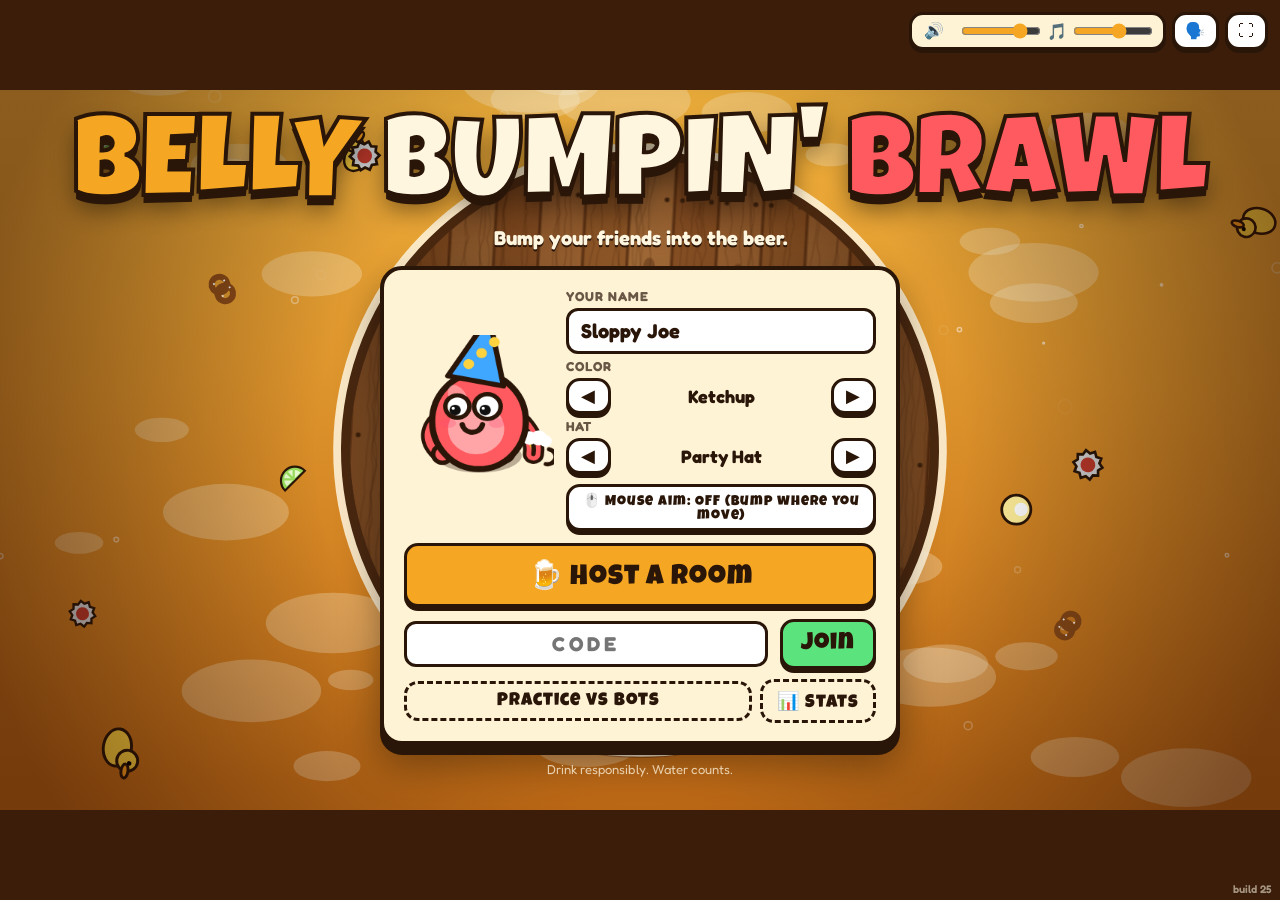
<file: b25.html>
<!doctype html>
<html lang="en">
<head>
<meta charset="utf-8">
<meta name="viewport" content="width=device-width,initial-scale=1,maximum-scale=1,user-scalable=no,viewport-fit=cover">
<meta name="mobile-web-app-capable" content="yes"><meta name="apple-mobile-web-app-capable" content="yes">
<title>Belly Bumpin' Brawl</title>
<link rel="preconnect" href="https://fonts.googleapis.com">
<link href="https://fonts.googleapis.com/css2?family=Luckiest+Guy&family=Fredoka:wght@400;600;700&display=swap" rel="stylesheet">
<style>
:root{--ink:#2a1608;--amber:#f5a623;--foam:#fff6e0;--red:#ff5a5f;--panel:#fff3d6;--wood:#7a4520}
*{box-sizing:border-box}
html,body{margin:0;height:100%;overflow:hidden;background:#3b1d0a;font-family:Fredoka,system-ui,sans-serif;color:var(--ink);user-select:none;-webkit-user-select:none}
html,body{touch-action:none;overscroll-behavior:none}
canvas#c{cursor:crosshair;position:fixed;inset:0;width:100%;height:100%;display:block}
.screen{position:fixed;inset:0;display:none;align-items:center;justify-content:center;flex-direction:column;z-index:5}
.screen.on{display:flex}
.H{font-family:'Luckiest Guy',Impact,sans-serif;letter-spacing:1px}
.logo{font-family:'Luckiest Guy',Impact,sans-serif;font-size:clamp(48px,9vw,120px);line-height:.85;text-align:center;color:var(--amber);
 -webkit-text-stroke:4px var(--ink);text-shadow:0 8px 0 var(--ink),0 14px 24px rgba(0,0,0,.45);margin-bottom:6px}
.logo span{display:inline-block;animation:wob 2.4s ease-in-out infinite}
.logo span:nth-child(2){color:var(--foam);animation-delay:.3s}
.logo span:nth-child(3){color:var(--red);animation-delay:.6s}
@keyframes wob{0%,100%{transform:rotate(-4deg) translateY(0)}50%{transform:rotate(4deg) translateY(-8px)}}
.tag{font-weight:700;color:var(--foam);font-size:clamp(14px,2vw,20px);text-shadow:0 2px 0 var(--ink);margin-bottom:16px;text-align:center}
.panel{background:var(--panel);border:4px solid var(--ink);border-radius:22px;box-shadow:0 10px 0 var(--ink),0 20px 40px rgba(0,0,0,.4);padding:18px 20px;width:min(520px,92vw)}
.row{display:flex;gap:12px;align-items:center}
.col{display:flex;flex-direction:column;gap:4px;flex:1;min-width:0}
label{font-weight:700;font-size:13px;text-transform:uppercase;letter-spacing:1px;opacity:.7}
input{font-family:inherit;font-size:20px;font-weight:700;padding:8px 12px;border:3px solid var(--ink);border-radius:12px;background:#fff;color:var(--ink);width:100%;outline:none}
input:focus{box-shadow:0 0 0 4px rgba(245,166,35,.5)}
#code{text-transform:uppercase;letter-spacing:4px;text-align:center}
.pick{display:flex;align-items:center;gap:6px}
.pick span{flex:1;text-align:center;font-weight:700;font-size:18px}
button{font-family:'Luckiest Guy',Impact,sans-serif;font-size:20px;letter-spacing:1px;cursor:pointer;border:3px solid var(--ink);border-radius:14px;background:#fff;color:var(--ink);padding:8px 14px;box-shadow:0 4px 0 var(--ink);transition:transform .06s}
button:hover{transform:translateY(-2px) rotate(-1deg)}
button:active{transform:translateY(3px);box-shadow:0 1px 0 var(--ink)}
button:disabled{opacity:.45;cursor:default;transform:none}
.big{width:100%;font-size:28px;padding:12px;background:var(--amber);margin-top:12px}
.go{background:#5be37d}
.ghost{width:100%;margin-top:10px;background:transparent;box-shadow:none;border-style:dashed;font-size:18px}
.pick button{padding:4px 12px;font-size:18px}
.foot{margin-top:16px;color:var(--foam);opacity:.75;font-size:13px;text-align:center;max-width:90vw}
#lobby{justify-content:flex-start;align-items:flex-start;padding:16px;pointer-events:none}
#lobby .panel{pointer-events:auto;width:min(380px,92vw);max-height:calc(100vh - 32px);overflow:auto}
.codebox{font-family:'Luckiest Guy',Impact,sans-serif;font-size:56px;letter-spacing:8px;text-align:center;color:var(--red);-webkit-text-stroke:2px var(--ink);line-height:1}
.small{font-size:13px;opacity:.75}
.plist{list-style:none;padding:0;margin:10px 0;display:flex;flex-direction:column;gap:6px}
.plist li{display:flex;align-items:center;gap:10px;background:#fff;border:3px solid var(--ink);border-radius:12px;padding:6px 10px;font-weight:700;font-size:18px}
.dot{width:22px;height:22px;border-radius:50%;border:3px solid var(--ink);flex:none}
.plist li .x{margin-left:auto;padding:0 8px;font-size:14px;box-shadow:none}
.seg{display:flex;gap:6px}
.seg button{flex:1;font-size:16px;padding:6px}
.seg button.sel{background:var(--amber)}
.seg.wrap{flex-wrap:wrap}.seg.wrap button{flex:1 1 45%;font-size:14px;padding:6px 4px}
.tb{font-size:12px;padding:1px 8px;border-radius:8px;border:2px solid var(--ink);margin-left:6px;box-shadow:none;font-family:'Luckiest Guy',Impact,sans-serif}
.ctrls{font-size:14px;line-height:1.5;margin-top:10px;background:#fff;border:2px dashed var(--ink);border-radius:12px;padding:8px 10px}
kbd{font-family:inherit;font-weight:700;background:var(--ink);color:var(--foam);border-radius:6px;padding:0 6px;font-size:12px}
#results .panel,#over .panel{width:min(640px,94vw);text-align:center;animation:pop .45s cubic-bezier(.2,1.6,.4,1)}
@keyframes pop{from{transform:scale(.3) rotate(-10deg);opacity:0}to{transform:none;opacity:1}}
.rtitle{font-family:'Luckiest Guy',Impact,sans-serif;font-size:clamp(34px,6vw,60px);line-height:1;-webkit-text-stroke:2px var(--ink);margin:4px 0 10px}
.card{background:#fffbea;border:4px solid var(--ink);border-radius:16px;padding:12px 14px;margin:10px 0;text-align:left;transform:rotate(-1deg)}
.card h3{margin:0 0 6px;font-family:'Luckiest Guy',Impact,sans-serif;font-weight:400;font-size:24px;color:var(--red)}
.card p{margin:6px 0;font-size:19px;font-weight:600;line-height:1.3}
.card p b{padding:0 4px;border-radius:6px}
.scores{display:flex;flex-wrap:wrap;gap:8px;justify-content:center;margin:8px 0}
.scores div{background:#fff;border:3px solid var(--ink);border-radius:12px;padding:4px 10px;font-weight:700}
.bar{height:8px;background:#e6d3a8;border-radius:8px;overflow:hidden;margin-top:10px;border:2px solid var(--ink)}
.bar i{display:block;height:100%;background:var(--amber);width:0}
.awards{text-align:left;font-size:18px;font-weight:600}
#toast{position:fixed;left:50%;top:18px;transform:translateX(-50%);z-index:20;background:var(--ink);color:var(--foam);font-weight:700;padding:10px 18px;border-radius:14px;opacity:0;transition:opacity .25s;pointer-events:none;max-width:90vw;text-align:center}
#toast.on{opacity:1}
#tools{position:fixed;right:12px;top:12px;z-index:21;display:flex;gap:6px}
#tools .volbox{display:flex;align-items:center;gap:4px;background:var(--panel);border:3px solid var(--ink);border-radius:14px;padding:2px 8px 2px 2px;box-shadow:0 3px 0 var(--ink)}
#tools .volbox button{box-shadow:none;border:none;background:transparent}
#tools input[type=range]{width:80px;accent-color:#f5a623;padding:0;border:none}
#tools button{font-size:16px;padding:4px 10px;box-shadow:0 3px 0 var(--ink)}
#touch{position:fixed;inset:0;z-index:4;display:none}
.waitmsg{font-weight:700;margin-top:10px;text-align:center}
#touch{position:fixed;inset:0;z-index:4;display:none;touch-action:none}
body.touch.ingame #touch{display:block}
#tstick{position:absolute;left:0;top:0;bottom:0;width:50%}
#tbase{position:absolute;width:130px;height:130px;margin:-65px 0 0 -65px;border-radius:50%;border:4px solid rgba(255,246,224,.55);background:rgba(42,22,8,.25);display:none;pointer-events:none}
#tknob{position:absolute;left:50%;top:50%;width:58px;height:58px;margin:-29px 0 0 -29px;border-radius:50%;background:rgba(255,246,224,.85);border:4px solid var(--ink)}
#tstick .hint{position:absolute;left:24px;bottom:22px;color:rgba(255,246,224,.6);font-weight:700;font-size:13px;pointer-events:none}
.tb2{position:absolute;border-radius:50%;border:4px solid var(--ink);box-shadow:0 5px 0 var(--ink);font-family:'Luckiest Guy',Impact,sans-serif;color:var(--ink);display:flex;align-items:center;justify-content:center;flex-direction:column;line-height:1;font-size:15px;opacity:.88;touch-action:none}
.tb2 b{font-size:26px;font-weight:400;pointer-events:none}
.tb2.on{transform:translateY(4px);box-shadow:0 1px 0 var(--ink);filter:brightness(1.2)}
#tBump{right:calc(22px + env(safe-area-inset-right));bottom:22px;width:118px;height:118px;background:#ffd23f}
#tParry{right:calc(152px + env(safe-area-inset-right));bottom:18px;width:84px;height:84px;background:#8fd3ff}
#tThrow{right:calc(40px + env(safe-area-inset-right));bottom:156px;width:76px;height:76px;background:#ff9f1c;display:none}
#tThrow.has{display:flex}
#tEmote{right:calc(160px + env(safe-area-inset-right));bottom:116px;width:54px;height:54px;background:#fff6e0;font-size:22px}
#rotate{position:fixed;inset:0;z-index:50;background:#3b1d0a;color:#fff6e0;display:none;align-items:center;justify-content:center;flex-direction:column;font-family:'Luckiest Guy',Impact,sans-serif;font-size:28px;text-align:center;padding:20px}
#rotate div{font-size:70px;animation:wob 1.6s ease-in-out infinite}
@media (orientation:portrait){body.touch.ingame #rotate{display:flex}}
.mtog{display:none}
body.touch .mtog{display:block;width:100%;margin-bottom:8px;font-size:15px;padding:6px}
#lobby .panel.mini>*:not(.mtog):not(.codebox){display:none}
#lobby .panel.mini{width:auto}
.touchonly{display:none}body.touch .touchonly{display:block}body.touch .keyonly{display:none}
#lobby .panel{touch-action:pan-y}#title{overflow:auto;touch-action:pan-y}
@media (max-height:520px){#tools{transform:scale(.62);transform-origin:top right}body.touch #tools input[type=range],body.touch #tools .volbox span{display:none}.codebox{font-size:44px!important}#lobby{padding:8px}.logo{font-size:40px;margin-top:4px}.tag{margin-bottom:6px;font-size:13px}#title{justify-content:flex-start;padding:8px 0}.panel{padding:10px 14px}#pv{width:90px!important;height:90px!important}}
.stt{width:100%;border-collapse:collapse;font-size:14px;margin:6px 0}.stt th{font-size:11px;opacity:.6;text-transform:uppercase;font-weight:700}.stt td,.stt th{padding:3px 4px;text-align:center}.stt td:first-child{text-align:left;max-width:140px;overflow:hidden;text-overflow:ellipsis;white-space:nowrap}.stt tr.me{background:rgba(245,166,35,.25)}
.sgrid{display:grid;grid-template-columns:1fr 1fr 1fr;gap:8px;margin:10px 0}.sgrid div{background:#fff;border:3px solid var(--ink);border-radius:12px;padding:6px;text-align:center}.sgrid b{display:block;font-family:'Luckiest Guy',Impact,sans-serif;font-size:28px;font-weight:400}.sgrid span{font-size:12px;font-weight:700;opacity:.65;text-transform:uppercase}
</style>
</head>
<body>
<canvas id="c"></canvas>

<div id="title" class="screen on">
  <div class="logo"><span>BELLY</span> <span>BUMPIN'</span> <span>BRAWL</span></div>
  <div class="tag">Bump your friends into the beer.</div>
  <div class="panel">
    <div class="row">
      <canvas id="pv" width="200" height="200" style="width:150px;height:150px;flex:none"></canvas>
      <div class="col">
        <label for="nm">Your name</label><input id="nm" maxlength="24" autocomplete="off" spellcheck="false">
        <label>Color</label><div class="pick"><button data-p="c-1">◀</button><span id="cn"></span><button data-p="c1">▶</button></div>
        <label>Hat</label><div class="pick"><button data-p="h-1">◀</button><span id="hn"></span><button data-p="h1">▶</button></div>
        <button class="maim keyonly" style="margin-top:6px;font-size:14px;padding:5px 8px"></button>
      </div>
    </div>
    <button id="bHost" class="big">🍺 Host a room</button>
    <div class="row" style="margin-top:12px"><input id="code" placeholder="CODE" maxlength="5" autocomplete="off" spellcheck="false"><button id="bJoin" class="go" style="font-size:24px;padding:10px 18px">Join</button></div>
    <div class="row" style="gap:8px;margin-top:10px"><button id="bSolo" class="ghost" style="margin-top:0;flex:1">Practice vs bots</button><button id="bStats" class="ghost" style="margin-top:0;width:auto;padding:8px 14px">📊 Stats</button></div>
  </div>
  <div class="foot">Drink responsibly. Water counts.</div>
</div>

<div id="touch"><div id="tstick"><div id="tbase"><div id="tknob"></div></div><div class="hint">drag to move</div></div>
<div class="tb2" id="tParry"><b>🛡️</b>PARRY</div><div class="tb2" id="tBump"><b>🍺</b>BUMP</div><div class="tb2" id="tThrow"><b>🥛</b>THROW</div><div class="tb2" id="tEmote">😂</div></div>
<div id="buildno" style="position:fixed;right:8px;bottom:4px;z-index:30;font:600 11px Fredoka,sans-serif;color:#fff6e0;opacity:.55;pointer-events:none;text-shadow:0 1px 0 #2a1608">build 25</div>
<div id="rotate"><div>📱↻</div>Turn your phone sideways to brawl</div>
<div id="lobby" class="screen">
  <div class="panel"><button class="mtog" id="bMini">▲ Hide menu (practice)</button>
    <div class="small" style="text-align:center;font-weight:700">ROOM CODE</div>
    <div class="codebox" id="lcode">----</div>
    <div style="display:flex;gap:6px;margin-top:6px"><button id="bCopy" style="flex:1;font-size:16px">Copy invite</button></div>
    <div class="small" id="lhint" style="text-align:center;margin-top:6px">Share this code</div>
    <div class="mebox" style="margin-top:8px;border:2px dashed var(--ink);border-radius:12px;padding:6px 8px">
      <input id="lnm" maxlength="24" autocomplete="off" spellcheck="false" placeholder="Your name" style="width:100%;box-sizing:border-box">
      <div class="pick" style="margin-top:6px"><button data-l="c-1">◀</button><span id="lcn" style="font-size:16px"></span><button data-l="c1">▶</button></div><div class="pick" style="margin-top:4px"><button data-l="h-1">◀</button><span id="lhn" style="font-size:16px"></span><button data-l="h1">▶</button></div><button class="maim keyonly" style="width:100%;margin-top:6px;font-size:14px;padding:5px 8px"></button>
    </div>
    <ul class="plist" id="plist"></ul>
    <div class="small" id="linfo" style="text-align:center;font-weight:700"></div>
    <div id="hostOpts">
      <label>Mode</label>
      <div class="seg wrap" id="segM"><button data-v="classic">Last One Standing</button><button data-v="teams">Tag Team 2v2</button><button data-v="stock">Stock Brawl</button><button data-v="happy">Happy Hour</button><button data-v="koth">King of the Coaster</button></div>
      <div class="small" id="mdesc" style="margin:4px 0 8px"></div>
      <label>Map</label>
      <div class="seg wrap" id="segP"><button data-v="random">🎲 Random</button><button data-v="round">Round Table</button><button data-v="counter">Bar Counter</button><button data-v="pong">Beer Pong</button><button data-v="coasters">Coaster Hop</button><button data-v="donut">The Donut</button><button data-v="pool">Pool Table</button><button data-v="dance">Dance Floor</button><button data-v="bridge">Two Tables</button></div>
      <div id="livesWrap"><label style="display:block;margin-top:8px">Lives</label>
      <div class="seg" id="segL"><button data-v="2">❤️❤️</button><button data-v="3">❤️❤️❤️</button></div></div>
      <div id="tgtWrap"><label style="display:block;margin-top:8px">First to</label>
      <div class="seg" id="segT"><button data-v="3">3</button><button data-v="5">5</button><button data-v="7">7</button></div></div>
      <label style="display:block;margin-top:8px">Drink cards</label>
      <div class="seg" id="segD"><button data-v="1">🍺 On</button><button data-v="0">🧃 Off</button></div>
      <label style="display:block;margin-top:8px">Mystery crates (gun + powerups)</label>
      <div class="seg" id="segG"><button data-v="1">🍾 On</button><button data-v="0">Off</button></div>
      <div class="seg" style="margin-top:10px"><button id="bBot">+ Add bot</button></div>
      <button id="bStart" class="big go">Start the brawl!</button>
    </div>
    <div class="waitmsg" id="lwait">Waiting for host...</div>
    <div class="ctrls"><div class="touchonly">Drag left side to move. Hold <b>BUMP</b>, release to launch. <b>PARRY</b> right before a hit.</div><div class="keyonly"><kbd>WASD</kbd> move · hold <kbd>Space</kbd> bump · <kbd>Shift</kbd> parry · <kbd>F</kbd> throw (tap twice) · <kbd>1-4</kbd> emotes</div>Knock everyone into the beer. Hold full charge too long and you burp.</div>
  </div>
</div>

<div id="results" class="screen"><div class="panel">
  <div class="small H" id="rround">ROUND 1</div>
  <div class="rtitle" id="rtitle">X WINS</div>
  <div class="scores" id="rscores"></div>
  <div class="card"><h3 id="rcardh">🍺 Drink card</h3><div id="rlines"></div></div>
  <button id="bNext" class="big go">Next round ▶</button>
  <div class="bar"><i id="rbar"></i></div>
</div></div>

<div id="stats" class="screen"><div class="panel"><div class="rtitle" style="font-size:34px">📊 <span id="stName"></span></div><div class="sgrid" id="sgrid"></div><button id="bStBack" class="big">Back</button></div></div>
<div id="over" class="screen"><div class="panel">
  <div class="small H">CHAMPION</div>
  <canvas id="champ" width="240" height="240" style="width:180px;height:180px"></canvas>
  <div class="rtitle" id="otitle">X</div>
  <div class="scores" id="oscores"></div>
  <div class="card"><h3>🏆 Awards</h3><div class="awards" id="oaw"></div></div>
  <div id="ohost"><button id="bRe" class="big go">Rematch!</button><button id="bLob" class="ghost">Back to lobby</button></div>
  <div class="waitmsg" id="owait">Waiting for the host...</div>
</div></div>

<div id="toast"></div>
<div id="tools"><div class="volbox"><button id="bMute" title="Mute (M)">🔊</button><input type="range" id="volM" min="0" max="100" title="Volume"><span title="Music">🎵</span><input type="range" id="volMu" min="0" max="100" title="Music volume"></div><button id="bVoice" title="Announcer voice">🗣️</button><button id="bFull" title="Fullscreen">⛶</button></div>

<script>(()=>{function e(e,t,n,r){Object.defineProperty(e,t,{get:n,set:r,enumerable:!0,configurable:!0})}function t(e){return e&&e.__esModule?e.default:e}class n{constructor(){this.chunkedMTU=16300,this._dataCount=1,this.chunk=e=>{let t=[],n=e.byteLength,r=Math.ceil(n/this.chunkedMTU),i=0,o=0;for(;o<n;){let s=Math.min(n,o+this.chunkedMTU),a=e.slice(o,s),c={__peerData:this._dataCount,n:i,data:a,total:r};t.push(c),o=s,i++}return this._dataCount++,t}}}class r{append_buffer(e){this.flush(),this._parts.push(e)}append(e){this._pieces.push(e)}flush(){if(this._pieces.length>0){let e=new Uint8Array(this._pieces);this._parts.push(e),this._pieces=[]}}toArrayBuffer(){let e=[];for(let t of this._parts)e.push(t);return function(e){let t=0;for(let n of e)t+=n.byteLength;let n=new Uint8Array(t),r=0;for(let t of e){let e=new Uint8Array(t.buffer,t.byteOffset,t.byteLength);n.set(e,r),r+=t.byteLength}return n}(e).buffer}constructor(){this.encoder=new TextEncoder,this._pieces=[],this._parts=[]}}function i(e){return new s(e).unpack()}function o(e){let t=new a,n=t.pack(e);return n instanceof Promise?n.then(()=>t.getBuffer()):t.getBuffer()}class s{unpack(){let e;let t=this.unpack_uint8();if(t<128)return t;if((224^t)<32)return(224^t)-32;if((e=160^t)<=15)return this.unpack_raw(e);if((e=176^t)<=15)return this.unpack_string(e);if((e=144^t)<=15)return this.unpack_array(e);if((e=128^t)<=15)return this.unpack_map(e);switch(t){case 192:return null;case 193:case 212:case 213:case 214:case 215:return;case 194:return!1;case 195:return!0;case 202:return this.unpack_float();case 203:return this.unpack_double();case 204:return this.unpack_uint8();case 205:return this.unpack_uint16();case 206:return this.unpack_uint32();case 207:return this.unpack_uint64();case 208:return this.unpack_int8();case 209:return this.unpack_int16();case 210:return this.unpack_int32();case 211:return this.unpack_int64();case 216:return e=this.unpack_uint16(),this.unpack_string(e);case 217:return e=this.unpack_uint32(),this.unpack_string(e);case 218:return e=this.unpack_uint16(),this.unpack_raw(e);case 219:return e=this.unpack_uint32(),this.unpack_raw(e);case 220:return e=this.unpack_uint16(),this.unpack_array(e);case 221:return e=this.unpack_uint32(),this.unpack_array(e);case 222:return e=this.unpack_uint16(),this.unpack_map(e);case 223:return e=this.unpack_uint32(),this.unpack_map(e)}}unpack_uint8(){let e=255&this.dataView[this.index];return this.index++,e}unpack_uint16(){let e=this.read(2),t=(255&e[0])*256+(255&e[1]);return this.index+=2,t}unpack_uint32(){let e=this.read(4),t=((256*e[0]+e[1])*256+e[2])*256+e[3];return this.index+=4,t}unpack_uint64(){let e=this.read(8),t=((((((256*e[0]+e[1])*256+e[2])*256+e[3])*256+e[4])*256+e[5])*256+e[6])*256+e[7];return this.index+=8,t}unpack_int8(){let e=this.unpack_uint8();return e<128?e:e-256}unpack_int16(){let e=this.unpack_uint16();return e<32768?e:e-65536}unpack_int32(){let e=this.unpack_uint32();return e<2147483648?e:e-4294967296}unpack_int64(){let e=this.unpack_uint64();return e<0x7fffffffffffffff?e:e-18446744073709552e3}unpack_raw(e){if(this.length<this.index+e)throw Error(`BinaryPackFailure: index is out of range ${this.index} ${e} ${this.length}`);let t=this.dataBuffer.slice(this.index,this.index+e);return this.index+=e,t}unpack_string(e){let t,n;let r=this.read(e),i=0,o="";for(;i<e;)(t=r[i])<160?(n=t,i++):(192^t)<32?(n=(31&t)<<6|63&r[i+1],i+=2):(224^t)<16?(n=(15&t)<<12|(63&r[i+1])<<6|63&r[i+2],i+=3):(n=(7&t)<<18|(63&r[i+1])<<12|(63&r[i+2])<<6|63&r[i+3],i+=4),o+=String.fromCodePoint(n);return this.index+=e,o}unpack_array(e){let t=Array(e);for(let n=0;n<e;n++)t[n]=this.unpack();return t}unpack_map(e){let t={};for(let n=0;n<e;n++)t[this.unpack()]=this.unpack();return t}unpack_float(){let e=this.unpack_uint32();return(0==e>>31?1:-1)*(8388607&e|8388608)*2**((e>>23&255)-127-23)}unpack_double(){let e=this.unpack_uint32(),t=this.unpack_uint32(),n=(e>>20&2047)-1023;return(0==e>>31?1:-1)*((1048575&e|1048576)*2**(n-20)+t*2**(n-52))}read(e){let t=this.index;if(t+e<=this.length)return this.dataView.subarray(t,t+e);throw Error("BinaryPackFailure: read index out of range")}constructor(e){this.index=0,this.dataBuffer=e,this.dataView=new Uint8Array(this.dataBuffer),this.length=this.dataBuffer.byteLength}}class a{getBuffer(){return this._bufferBuilder.toArrayBuffer()}pack(e){if("string"==typeof e)this.pack_string(e);else if("number"==typeof e)Math.floor(e)===e?this.pack_integer(e):this.pack_double(e);else if("boolean"==typeof e)!0===e?this._bufferBuilder.append(195):!1===e&&this._bufferBuilder.append(194);else if(void 0===e)this._bufferBuilder.append(192);else if("object"==typeof e){if(null===e)this._bufferBuilder.append(192);else{let t=e.constructor;if(e instanceof Array){let t=this.pack_array(e);if(t instanceof Promise)return t.then(()=>this._bufferBuilder.flush())}else if(e instanceof ArrayBuffer)this.pack_bin(new Uint8Array(e));else if("BYTES_PER_ELEMENT"in e)this.pack_bin(new Uint8Array(e.buffer,e.byteOffset,e.byteLength));else if(e instanceof Date)this.pack_string(e.toString());else if(e instanceof Blob)return e.arrayBuffer().then(e=>{this.pack_bin(new Uint8Array(e)),this._bufferBuilder.flush()});else if(t==Object||t.toString().startsWith("class")){let t=this.pack_object(e);if(t instanceof Promise)return t.then(()=>this._bufferBuilder.flush())}else throw Error(`Type "${t.toString()}" not yet supported`)}}else throw Error(`Type "${typeof e}" not yet supported`);this._bufferBuilder.flush()}pack_bin(e){let t=e.length;if(t<=15)this.pack_uint8(160+t);else if(t<=65535)this._bufferBuilder.append(218),this.pack_uint16(t);else if(t<=4294967295)this._bufferBuilder.append(219),this.pack_uint32(t);else throw Error("Invalid length");this._bufferBuilder.append_buffer(e)}pack_string(e){let t=this._textEncoder.encode(e),n=t.length;if(n<=15)this.pack_uint8(176+n);else if(n<=65535)this._bufferBuilder.append(216),this.pack_uint16(n);else if(n<=4294967295)this._bufferBuilder.append(217),this.pack_uint32(n);else throw Error("Invalid length");this._bufferBuilder.append_buffer(t)}pack_array(e){let t=e.length;if(t<=15)this.pack_uint8(144+t);else if(t<=65535)this._bufferBuilder.append(220),this.pack_uint16(t);else if(t<=4294967295)this._bufferBuilder.append(221),this.pack_uint32(t);else throw Error("Invalid length");let n=r=>{if(r<t){let t=this.pack(e[r]);return t instanceof Promise?t.then(()=>n(r+1)):n(r+1)}};return n(0)}pack_integer(e){if(e>=-32&&e<=127)this._bufferBuilder.append(255&e);else if(e>=0&&e<=255)this._bufferBuilder.append(204),this.pack_uint8(e);else if(e>=-128&&e<=127)this._bufferBuilder.append(208),this.pack_int8(e);else if(e>=0&&e<=65535)this._bufferBuilder.append(205),this.pack_uint16(e);else if(e>=-32768&&e<=32767)this._bufferBuilder.append(209),this.pack_int16(e);else if(e>=0&&e<=4294967295)this._bufferBuilder.append(206),this.pack_uint32(e);else if(e>=-2147483648&&e<=2147483647)this._bufferBuilder.append(210),this.pack_int32(e);else if(e>=-0x8000000000000000&&e<=0x7fffffffffffffff)this._bufferBuilder.append(211),this.pack_int64(e);else if(e>=0&&e<=18446744073709552e3)this._bufferBuilder.append(207),this.pack_uint64(e);else throw Error("Invalid integer")}pack_double(e){let t=0;e<0&&(t=1,e=-e);let n=Math.floor(Math.log(e)/Math.LN2),r=Math.floor((e/2**n-1)*4503599627370496),i=t<<31|n+1023<<20|r/4294967296&1048575;this._bufferBuilder.append(203),this.pack_int32(i),this.pack_int32(r%4294967296)}pack_object(e){let t=Object.keys(e),n=t.length;if(n<=15)this.pack_uint8(128+n);else if(n<=65535)this._bufferBuilder.append(222),this.pack_uint16(n);else if(n<=4294967295)this._bufferBuilder.append(223),this.pack_uint32(n);else throw Error("Invalid length");let r=n=>{if(n<t.length){let i=t[n];if(e.hasOwnProperty(i)){this.pack(i);let t=this.pack(e[i]);if(t instanceof Promise)return t.then(()=>r(n+1))}return r(n+1)}};return r(0)}pack_uint8(e){this._bufferBuilder.append(e)}pack_uint16(e){this._bufferBuilder.append(e>>8),this._bufferBuilder.append(255&e)}pack_uint32(e){let t=4294967295&e;this._bufferBuilder.append((4278190080&t)>>>24),this._bufferBuilder.append((16711680&t)>>>16),this._bufferBuilder.append((65280&t)>>>8),this._bufferBuilder.append(255&t)}pack_uint64(e){let t=e/4294967296,n=e%4294967296;this._bufferBuilder.append((4278190080&t)>>>24),this._bufferBuilder.append((16711680&t)>>>16),this._bufferBuilder.append((65280&t)>>>8),this._bufferBuilder.append(255&t),this._bufferBuilder.append((4278190080&n)>>>24),this._bufferBuilder.append((16711680&n)>>>16),this._bufferBuilder.append((65280&n)>>>8),this._bufferBuilder.append(255&n)}pack_int8(e){this._bufferBuilder.append(255&e)}pack_int16(e){this._bufferBuilder.append((65280&e)>>8),this._bufferBuilder.append(255&e)}pack_int32(e){this._bufferBuilder.append(e>>>24&255),this._bufferBuilder.append((16711680&e)>>>16),this._bufferBuilder.append((65280&e)>>>8),this._bufferBuilder.append(255&e)}pack_int64(e){let t=Math.floor(e/4294967296),n=e%4294967296;this._bufferBuilder.append((4278190080&t)>>>24),this._bufferBuilder.append((16711680&t)>>>16),this._bufferBuilder.append((65280&t)>>>8),this._bufferBuilder.append(255&t),this._bufferBuilder.append((4278190080&n)>>>24),this._bufferBuilder.append((16711680&n)>>>16),this._bufferBuilder.append((65280&n)>>>8),this._bufferBuilder.append(255&n)}constructor(){this._bufferBuilder=new r,this._textEncoder=new TextEncoder}}let c=!0,l=!0;function p(e,t,n){let r=e.match(t);return r&&r.length>=n&&parseInt(r[n],10)}function d(e,t,n){if(!e.RTCPeerConnection)return;let r=e.RTCPeerConnection.prototype,i=r.addEventListener;r.addEventListener=function(e,r){if(e!==t)return i.apply(this,arguments);let o=e=>{let t=n(e);t&&(r.handleEvent?r.handleEvent(t):r(t))};return this._eventMap=this._eventMap||{},this._eventMap[t]||(this._eventMap[t]=new Map),this._eventMap[t].set(r,o),i.apply(this,[e,o])};let o=r.removeEventListener;r.removeEventListener=function(e,n){if(e!==t||!this._eventMap||!this._eventMap[t]||!this._eventMap[t].has(n))return o.apply(this,arguments);let r=this._eventMap[t].get(n);return this._eventMap[t].delete(n),0===this._eventMap[t].size&&delete this._eventMap[t],0===Object.keys(this._eventMap).length&&delete this._eventMap,o.apply(this,[e,r])},Object.defineProperty(r,"on"+t,{get(){return this["_on"+t]},set(e){this["_on"+t]&&(this.removeEventListener(t,this["_on"+t]),delete this["_on"+t]),e&&this.addEventListener(t,this["_on"+t]=e)},enumerable:!0,configurable:!0})}function h(e){return"boolean"!=typeof e?Error("Argument type: "+typeof e+". Please use a boolean."):(c=e,e?"adapter.js logging disabled":"adapter.js logging enabled")}function u(e){return"boolean"!=typeof e?Error("Argument type: "+typeof e+". Please use a boolean."):(l=!e,"adapter.js deprecation warnings "+(e?"disabled":"enabled"))}function f(){"object"!=typeof window||c||"undefined"==typeof console||"function"!=typeof console.log||console.log.apply(console,arguments)}function m(e,t){l&&console.warn(e+" is deprecated, please use "+t+" instead.")}function g(e){return"[object Object]"===Object.prototype.toString.call(e)}function y(e,t,n){let r=n?"outbound-rtp":"inbound-rtp",i=new Map;if(null===t)return i;let o=[];return e.forEach(e=>{"track"===e.type&&e.trackIdentifier===t.id&&o.push(e)}),o.forEach(t=>{e.forEach(n=>{n.type===r&&n.trackId===t.id&&function e(t,n,r){!n||r.has(n.id)||(r.set(n.id,n),Object.keys(n).forEach(i=>{i.endsWith("Id")?e(t,t.get(n[i]),r):i.endsWith("Ids")&&n[i].forEach(n=>{e(t,t.get(n),r)})}))}(e,n,i)})}),i}var _,C,b,v,k,T,S,R,P,w,E,D,x,I,M,O,j={};function L(e,t){let n=e&&e.navigator;if(!n.mediaDevices)return;let r=function(e){if("object"!=typeof e||e.mandatory||e.optional)return e;let t={};return Object.keys(e).forEach(n=>{if("require"===n||"advanced"===n||"mediaSource"===n)return;let r="object"==typeof e[n]?e[n]:{ideal:e[n]};void 0!==r.exact&&"number"==typeof r.exact&&(r.min=r.max=r.exact);let i=function(e,t){return e?e+t.charAt(0).toUpperCase()+t.slice(1):"deviceId"===t?"sourceId":t};if(void 0!==r.ideal){t.optional=t.optional||[];let e={};"number"==typeof r.ideal?(e[i("min",n)]=r.ideal,t.optional.push(e),(e={})[i("max",n)]=r.ideal):e[i("",n)]=r.ideal,t.optional.push(e)}void 0!==r.exact&&"number"!=typeof r.exact?(t.mandatory=t.mandatory||{},t.mandatory[i("",n)]=r.exact):["min","max"].forEach(e=>{void 0!==r[e]&&(t.mandatory=t.mandatory||{},t.mandatory[i(e,n)]=r[e])})}),e.advanced&&(t.optional=(t.optional||[]).concat(e.advanced)),t},i=function(e,i){if(t.version>=61)return i(e);if((e=JSON.parse(JSON.stringify(e)))&&"object"==typeof e.audio){let t=function(e,t,n){t in e&&!(n in e)&&(e[n]=e[t],delete e[t])};t((e=JSON.parse(JSON.stringify(e))).audio,"autoGainControl","googAutoGainControl"),t(e.audio,"noiseSuppression","googNoiseSuppression"),e.audio=r(e.audio)}if(e&&"object"==typeof e.video){let o=e.video.facingMode;o=o&&("object"==typeof o?o:{ideal:o});let s=t.version<66;if(o&&("user"===o.exact||"environment"===o.exact||"user"===o.ideal||"environment"===o.ideal)&&!(n.mediaDevices.getSupportedConstraints&&n.mediaDevices.getSupportedConstraints().facingMode&&!s)){let t;if(delete e.video.facingMode,"environment"===o.exact||"environment"===o.ideal?t=["back","rear"]:("user"===o.exact||"user"===o.ideal)&&(t=["front"]),t)return n.mediaDevices.enumerateDevices().then(n=>{let s=(n=n.filter(e=>"videoinput"===e.kind)).find(e=>t.some(t=>e.label.toLowerCase().includes(t)));return!s&&n.length&&t.includes("back")&&(s=n[n.length-1]),s&&(e.video.deviceId=o.exact?{exact:s.deviceId}:{ideal:s.deviceId}),e.video=r(e.video),f("chrome: "+JSON.stringify(e)),i(e)})}e.video=r(e.video)}return f("chrome: "+JSON.stringify(e)),i(e)},o=function(e){return t.version>=64?e:{name:({PermissionDeniedError:"NotAllowedError",PermissionDismissedError:"NotAllowedError",InvalidStateError:"NotAllowedError",DevicesNotFoundError:"NotFoundError",ConstraintNotSatisfiedError:"OverconstrainedError",TrackStartError:"NotReadableError",MediaDeviceFailedDueToShutdown:"NotAllowedError",MediaDeviceKillSwitchOn:"NotAllowedError",TabCaptureError:"AbortError",ScreenCaptureError:"AbortError",DeviceCaptureError:"AbortError"})[e.name]||e.name,message:e.message,constraint:e.constraint||e.constraintName,toString(){return this.name+(this.message&&": ")+this.message}}};if(n.getUserMedia=(function(e,t,r){i(e,e=>{n.webkitGetUserMedia(e,t,e=>{r&&r(o(e))})})}).bind(n),n.mediaDevices.getUserMedia){let e=n.mediaDevices.getUserMedia.bind(n.mediaDevices);n.mediaDevices.getUserMedia=function(t){return i(t,t=>e(t).then(e=>{if(t.audio&&!e.getAudioTracks().length||t.video&&!e.getVideoTracks().length)throw e.getTracks().forEach(e=>{e.stop()}),new DOMException("","NotFoundError");return e},e=>Promise.reject(o(e))))}}}function A(e){e.MediaStream=e.MediaStream||e.webkitMediaStream}function B(e){if("object"!=typeof e||!e.RTCPeerConnection||"ontrack"in e.RTCPeerConnection.prototype)d(e,"track",e=>(e.transceiver||Object.defineProperty(e,"transceiver",{value:{receiver:e.receiver}}),e));else{Object.defineProperty(e.RTCPeerConnection.prototype,"ontrack",{get(){return this._ontrack},set(e){this._ontrack&&this.removeEventListener("track",this._ontrack),this.addEventListener("track",this._ontrack=e)},enumerable:!0,configurable:!0});let t=e.RTCPeerConnection.prototype.setRemoteDescription;e.RTCPeerConnection.prototype.setRemoteDescription=function(){return this._ontrackpoly||(this._ontrackpoly=t=>{t.stream.addEventListener("addtrack",n=>{let r;r=e.RTCPeerConnection.prototype.getReceivers?this.getReceivers().find(e=>e.track&&e.track.id===n.track.id):{track:n.track};let i=new Event("track");i.track=n.track,i.receiver=r,i.transceiver={receiver:r},i.streams=[t.stream],this.dispatchEvent(i)}),t.stream.getTracks().forEach(n=>{let r;r=e.RTCPeerConnection.prototype.getReceivers?this.getReceivers().find(e=>e.track&&e.track.id===n.id):{track:n};let i=new Event("track");i.track=n,i.receiver=r,i.transceiver={receiver:r},i.streams=[t.stream],this.dispatchEvent(i)})},this.addEventListener("addstream",this._ontrackpoly)),t.apply(this,arguments)}}}function F(e){if("object"==typeof e&&e.RTCPeerConnection&&!("getSenders"in e.RTCPeerConnection.prototype)&&"createDTMFSender"in e.RTCPeerConnection.prototype){let t=function(e,t){return{track:t,get dtmf(){return void 0===this._dtmf&&("audio"===t.kind?this._dtmf=e.createDTMFSender(t):this._dtmf=null),this._dtmf},_pc:e}};if(!e.RTCPeerConnection.prototype.getSenders){e.RTCPeerConnection.prototype.getSenders=function(){return this._senders=this._senders||[],this._senders.slice()};let n=e.RTCPeerConnection.prototype.addTrack;e.RTCPeerConnection.prototype.addTrack=function(e,r){let i=n.apply(this,arguments);return i||(i=t(this,e),this._senders.push(i)),i};let r=e.RTCPeerConnection.prototype.removeTrack;e.RTCPeerConnection.prototype.removeTrack=function(e){r.apply(this,arguments);let t=this._senders.indexOf(e);-1!==t&&this._senders.splice(t,1)}}let n=e.RTCPeerConnection.prototype.addStream;e.RTCPeerConnection.prototype.addStream=function(e){this._senders=this._senders||[],n.apply(this,[e]),e.getTracks().forEach(e=>{this._senders.push(t(this,e))})};let r=e.RTCPeerConnection.prototype.removeStream;e.RTCPeerConnection.prototype.removeStream=function(e){this._senders=this._senders||[],r.apply(this,[e]),e.getTracks().forEach(e=>{let t=this._senders.find(t=>t.track===e);t&&this._senders.splice(this._senders.indexOf(t),1)})}}else if("object"==typeof e&&e.RTCPeerConnection&&"getSenders"in e.RTCPeerConnection.prototype&&"createDTMFSender"in e.RTCPeerConnection.prototype&&e.RTCRtpSender&&!("dtmf"in e.RTCRtpSender.prototype)){let t=e.RTCPeerConnection.prototype.getSenders;e.RTCPeerConnection.prototype.getSenders=function(){let e=t.apply(this,[]);return e.forEach(e=>e._pc=this),e},Object.defineProperty(e.RTCRtpSender.prototype,"dtmf",{get(){return void 0===this._dtmf&&("audio"===this.track.kind?this._dtmf=this._pc.createDTMFSender(this.track):this._dtmf=null),this._dtmf}})}}function U(e){if(!("object"==typeof e&&e.RTCPeerConnection&&e.RTCRtpSender&&e.RTCRtpReceiver))return;if(!("getStats"in e.RTCRtpSender.prototype)){let t=e.RTCPeerConnection.prototype.getSenders;t&&(e.RTCPeerConnection.prototype.getSenders=function(){let e=t.apply(this,[]);return e.forEach(e=>e._pc=this),e});let n=e.RTCPeerConnection.prototype.addTrack;n&&(e.RTCPeerConnection.prototype.addTrack=function(){let e=n.apply(this,arguments);return e._pc=this,e}),e.RTCRtpSender.prototype.getStats=function(){let e=this;return this._pc.getStats().then(t=>y(t,e.track,!0))}}if(!("getStats"in e.RTCRtpReceiver.prototype)){let t=e.RTCPeerConnection.prototype.getReceivers;t&&(e.RTCPeerConnection.prototype.getReceivers=function(){let e=t.apply(this,[]);return e.forEach(e=>e._pc=this),e}),d(e,"track",e=>(e.receiver._pc=e.srcElement,e)),e.RTCRtpReceiver.prototype.getStats=function(){let e=this;return this._pc.getStats().then(t=>y(t,e.track,!1))}}if(!("getStats"in e.RTCRtpSender.prototype&&"getStats"in e.RTCRtpReceiver.prototype))return;let t=e.RTCPeerConnection.prototype.getStats;e.RTCPeerConnection.prototype.getStats=function(){if(arguments.length>0&&arguments[0]instanceof e.MediaStreamTrack){let e,t,n;let r=arguments[0];return(this.getSenders().forEach(t=>{t.track===r&&(e?n=!0:e=t)}),this.getReceivers().forEach(e=>(e.track===r&&(t?n=!0:t=e),e.track===r)),n||e&&t)?Promise.reject(new DOMException("There are more than one sender or receiver for the track.","InvalidAccessError")):e?e.getStats():t?t.getStats():Promise.reject(new DOMException("There is no sender or receiver for the track.","InvalidAccessError"))}return t.apply(this,arguments)}}function z(e){e.RTCPeerConnection.prototype.getLocalStreams=function(){return this._shimmedLocalStreams=this._shimmedLocalStreams||{},Object.keys(this._shimmedLocalStreams).map(e=>this._shimmedLocalStreams[e][0])};let t=e.RTCPeerConnection.prototype.addTrack;e.RTCPeerConnection.prototype.addTrack=function(e,n){if(!n)return t.apply(this,arguments);this._shimmedLocalStreams=this._shimmedLocalStreams||{};let r=t.apply(this,arguments);return this._shimmedLocalStreams[n.id]?-1===this._shimmedLocalStreams[n.id].indexOf(r)&&this._shimmedLocalStreams[n.id].push(r):this._shimmedLocalStreams[n.id]=[n,r],r};let n=e.RTCPeerConnection.prototype.addStream;e.RTCPeerConnection.prototype.addStream=function(e){this._shimmedLocalStreams=this._shimmedLocalStreams||{},e.getTracks().forEach(e=>{if(this.getSenders().find(t=>t.track===e))throw new DOMException("Track already exists.","InvalidAccessError")});let t=this.getSenders();n.apply(this,arguments);let r=this.getSenders().filter(e=>-1===t.indexOf(e));this._shimmedLocalStreams[e.id]=[e].concat(r)};let r=e.RTCPeerConnection.prototype.removeStream;e.RTCPeerConnection.prototype.removeStream=function(e){return this._shimmedLocalStreams=this._shimmedLocalStreams||{},delete this._shimmedLocalStreams[e.id],r.apply(this,arguments)};let i=e.RTCPeerConnection.prototype.removeTrack;e.RTCPeerConnection.prototype.removeTrack=function(e){return this._shimmedLocalStreams=this._shimmedLocalStreams||{},e&&Object.keys(this._shimmedLocalStreams).forEach(t=>{let n=this._shimmedLocalStreams[t].indexOf(e);-1!==n&&this._shimmedLocalStreams[t].splice(n,1),1===this._shimmedLocalStreams[t].length&&delete this._shimmedLocalStreams[t]}),i.apply(this,arguments)}}function N(e,t){if(!e.RTCPeerConnection)return;if(e.RTCPeerConnection.prototype.addTrack&&t.version>=65)return z(e);let n=e.RTCPeerConnection.prototype.getLocalStreams;e.RTCPeerConnection.prototype.getLocalStreams=function(){let e=n.apply(this);return this._reverseStreams=this._reverseStreams||{},e.map(e=>this._reverseStreams[e.id])};let r=e.RTCPeerConnection.prototype.addStream;e.RTCPeerConnection.prototype.addStream=function(t){if(this._streams=this._streams||{},this._reverseStreams=this._reverseStreams||{},t.getTracks().forEach(e=>{if(this.getSenders().find(t=>t.track===e))throw new DOMException("Track already exists.","InvalidAccessError")}),!this._reverseStreams[t.id]){let n=new e.MediaStream(t.getTracks());this._streams[t.id]=n,this._reverseStreams[n.id]=t,t=n}r.apply(this,[t])};let i=e.RTCPeerConnection.prototype.removeStream;function o(e,t){let n=t.sdp;return Object.keys(e._reverseStreams||[]).forEach(t=>{let r=e._reverseStreams[t],i=e._streams[r.id];n=n.replace(RegExp(i.id,"g"),r.id)}),new RTCSessionDescription({type:t.type,sdp:n})}e.RTCPeerConnection.prototype.removeStream=function(e){this._streams=this._streams||{},this._reverseStreams=this._reverseStreams||{},i.apply(this,[this._streams[e.id]||e]),delete this._reverseStreams[this._streams[e.id]?this._streams[e.id].id:e.id],delete this._streams[e.id]},e.RTCPeerConnection.prototype.addTrack=function(t,n){if("closed"===this.signalingState)throw new DOMException("The RTCPeerConnection's signalingState is 'closed'.","InvalidStateError");let r=[].slice.call(arguments,1);if(1!==r.length||!r[0].getTracks().find(e=>e===t))throw new DOMException("The adapter.js addTrack polyfill only supports a single  stream which is associated with the specified track.","NotSupportedError");if(this.getSenders().find(e=>e.track===t))throw new DOMException("Track already exists.","InvalidAccessError");this._streams=this._streams||{},this._reverseStreams=this._reverseStreams||{};let i=this._streams[n.id];if(i)i.addTrack(t),Promise.resolve().then(()=>{this.dispatchEvent(new Event("negotiationneeded"))});else{let r=new e.MediaStream([t]);this._streams[n.id]=r,this._reverseStreams[r.id]=n,this.addStream(r)}return this.getSenders().find(e=>e.track===t)},["createOffer","createAnswer"].forEach(function(t){let n=e.RTCPeerConnection.prototype[t];e.RTCPeerConnection.prototype[t]=({[t](){let e=arguments,t=arguments.length&&"function"==typeof arguments[0];return t?n.apply(this,[t=>{let n=o(this,t);e[0].apply(null,[n])},t=>{e[1]&&e[1].apply(null,t)},arguments[2]]):n.apply(this,arguments).then(e=>o(this,e))}})[t]});let s=e.RTCPeerConnection.prototype.setLocalDescription;e.RTCPeerConnection.prototype.setLocalDescription=function(){var e,t;let n;return arguments.length&&arguments[0].type&&(arguments[0]=(e=this,t=arguments[0],n=t.sdp,Object.keys(e._reverseStreams||[]).forEach(t=>{let r=e._reverseStreams[t],i=e._streams[r.id];n=n.replace(RegExp(r.id,"g"),i.id)}),new RTCSessionDescription({type:t.type,sdp:n}))),s.apply(this,arguments)};let a=Object.getOwnPropertyDescriptor(e.RTCPeerConnection.prototype,"localDescription");Object.defineProperty(e.RTCPeerConnection.prototype,"localDescription",{get(){let e=a.get.apply(this);return""===e.type?e:o(this,e)}}),e.RTCPeerConnection.prototype.removeTrack=function(e){let t;if("closed"===this.signalingState)throw new DOMException("The RTCPeerConnection's signalingState is 'closed'.","InvalidStateError");if(!e._pc)throw new DOMException("Argument 1 of RTCPeerConnection.removeTrack does not implement interface RTCRtpSender.","TypeError");if(e._pc!==this)throw new DOMException("Sender was not created by this connection.","InvalidAccessError");this._streams=this._streams||{},Object.keys(this._streams).forEach(n=>{this._streams[n].getTracks().find(t=>e.track===t)&&(t=this._streams[n])}),t&&(1===t.getTracks().length?this.removeStream(this._reverseStreams[t.id]):t.removeTrack(e.track),this.dispatchEvent(new Event("negotiationneeded")))}}function $(e,t){!e.RTCPeerConnection&&e.webkitRTCPeerConnection&&(e.RTCPeerConnection=e.webkitRTCPeerConnection),e.RTCPeerConnection&&t.version<53&&["setLocalDescription","setRemoteDescription","addIceCandidate"].forEach(function(t){let n=e.RTCPeerConnection.prototype[t];e.RTCPeerConnection.prototype[t]=({[t](){return arguments[0]=new("addIceCandidate"===t?e.RTCIceCandidate:e.RTCSessionDescription)(arguments[0]),n.apply(this,arguments)}})[t]})}function J(e,t){d(e,"negotiationneeded",e=>{let n=e.target;if(!(t.version<72)&&(!n.getConfiguration||"plan-b"!==n.getConfiguration().sdpSemantics)||"stable"===n.signalingState)return e})}e(j,"shimMediaStream",()=>A),e(j,"shimOnTrack",()=>B),e(j,"shimGetSendersWithDtmf",()=>F),e(j,"shimSenderReceiverGetStats",()=>U),e(j,"shimAddTrackRemoveTrackWithNative",()=>z),e(j,"shimAddTrackRemoveTrack",()=>N),e(j,"shimPeerConnection",()=>$),e(j,"fixNegotiationNeeded",()=>J),e(j,"shimGetUserMedia",()=>L);var V={};function G(e,t){let n=e&&e.navigator,r=e&&e.MediaStreamTrack;if(n.getUserMedia=function(e,t,r){m("navigator.getUserMedia","navigator.mediaDevices.getUserMedia"),n.mediaDevices.getUserMedia(e).then(t,r)},!(t.version>55&&"autoGainControl"in n.mediaDevices.getSupportedConstraints())){let e=function(e,t,n){t in e&&!(n in e)&&(e[n]=e[t],delete e[t])},t=n.mediaDevices.getUserMedia.bind(n.mediaDevices);if(n.mediaDevices.getUserMedia=function(n){return"object"==typeof n&&"object"==typeof n.audio&&(e((n=JSON.parse(JSON.stringify(n))).audio,"autoGainControl","mozAutoGainControl"),e(n.audio,"noiseSuppression","mozNoiseSuppression")),t(n)},r&&r.prototype.getSettings){let t=r.prototype.getSettings;r.prototype.getSettings=function(){let n=t.apply(this,arguments);return e(n,"mozAutoGainControl","autoGainControl"),e(n,"mozNoiseSuppression","noiseSuppression"),n}}if(r&&r.prototype.applyConstraints){let t=r.prototype.applyConstraints;r.prototype.applyConstraints=function(n){return"audio"===this.kind&&"object"==typeof n&&(e(n=JSON.parse(JSON.stringify(n)),"autoGainControl","mozAutoGainControl"),e(n,"noiseSuppression","mozNoiseSuppression")),t.apply(this,[n])}}}}function W(e,t){e.navigator.mediaDevices&&"getDisplayMedia"in e.navigator.mediaDevices||!e.navigator.mediaDevices||(e.navigator.mediaDevices.getDisplayMedia=function(n){if(!(n&&n.video)){let e=new DOMException("getDisplayMedia without video constraints is undefined");return e.name="NotFoundError",e.code=8,Promise.reject(e)}return!0===n.video?n.video={mediaSource:t}:n.video.mediaSource=t,e.navigator.mediaDevices.getUserMedia(n)})}function H(e){"object"==typeof e&&e.RTCTrackEvent&&"receiver"in e.RTCTrackEvent.prototype&&!("transceiver"in e.RTCTrackEvent.prototype)&&Object.defineProperty(e.RTCTrackEvent.prototype,"transceiver",{get(){return{receiver:this.receiver}}})}function Y(e,t){if("object"!=typeof e||!(e.RTCPeerConnection||e.mozRTCPeerConnection))return;!e.RTCPeerConnection&&e.mozRTCPeerConnection&&(e.RTCPeerConnection=e.mozRTCPeerConnection),t.version<53&&["setLocalDescription","setRemoteDescription","addIceCandidate"].forEach(function(t){let n=e.RTCPeerConnection.prototype[t];e.RTCPeerConnection.prototype[t]=({[t](){return arguments[0]=new("addIceCandidate"===t?e.RTCIceCandidate:e.RTCSessionDescription)(arguments[0]),n.apply(this,arguments)}})[t]});let n={inboundrtp:"inbound-rtp",outboundrtp:"outbound-rtp",candidatepair:"candidate-pair",localcandidate:"local-candidate",remotecandidate:"remote-candidate"},r=e.RTCPeerConnection.prototype.getStats;e.RTCPeerConnection.prototype.getStats=function(){let[e,i,o]=arguments;return r.apply(this,[e||null]).then(e=>{if(t.version<53&&!i)try{e.forEach(e=>{e.type=n[e.type]||e.type})}catch(t){if("TypeError"!==t.name)throw t;e.forEach((t,r)=>{e.set(r,Object.assign({},t,{type:n[t.type]||t.type}))})}return e}).then(i,o)}}function K(e){if(!("object"==typeof e&&e.RTCPeerConnection&&e.RTCRtpSender)||e.RTCRtpSender&&"getStats"in e.RTCRtpSender.prototype)return;let t=e.RTCPeerConnection.prototype.getSenders;t&&(e.RTCPeerConnection.prototype.getSenders=function(){let e=t.apply(this,[]);return e.forEach(e=>e._pc=this),e});let n=e.RTCPeerConnection.prototype.addTrack;n&&(e.RTCPeerConnection.prototype.addTrack=function(){let e=n.apply(this,arguments);return e._pc=this,e}),e.RTCRtpSender.prototype.getStats=function(){return this.track?this._pc.getStats(this.track):Promise.resolve(new Map)}}function X(e){if(!("object"==typeof e&&e.RTCPeerConnection&&e.RTCRtpSender)||e.RTCRtpSender&&"getStats"in e.RTCRtpReceiver.prototype)return;let t=e.RTCPeerConnection.prototype.getReceivers;t&&(e.RTCPeerConnection.prototype.getReceivers=function(){let e=t.apply(this,[]);return e.forEach(e=>e._pc=this),e}),d(e,"track",e=>(e.receiver._pc=e.srcElement,e)),e.RTCRtpReceiver.prototype.getStats=function(){return this._pc.getStats(this.track)}}function q(e){!e.RTCPeerConnection||"removeStream"in e.RTCPeerConnection.prototype||(e.RTCPeerConnection.prototype.removeStream=function(e){m("removeStream","removeTrack"),this.getSenders().forEach(t=>{t.track&&e.getTracks().includes(t.track)&&this.removeTrack(t)})})}function Q(e){e.DataChannel&&!e.RTCDataChannel&&(e.RTCDataChannel=e.DataChannel)}function Z(e){if(!("object"==typeof e&&e.RTCPeerConnection))return;let t=e.RTCPeerConnection.prototype.addTransceiver;t&&(e.RTCPeerConnection.prototype.addTransceiver=function(){this.setParametersPromises=[];let e=arguments[1]&&arguments[1].sendEncodings;void 0===e&&(e=[]);let n=(e=[...e]).length>0;n&&e.forEach(e=>{if("rid"in e&&!/^[a-z0-9]{0,16}$/i.test(e.rid))throw TypeError("Invalid RID value provided.");if("scaleResolutionDownBy"in e&&!(parseFloat(e.scaleResolutionDownBy)>=1))throw RangeError("scale_resolution_down_by must be >= 1.0");if("maxFramerate"in e&&!(parseFloat(e.maxFramerate)>=0))throw RangeError("max_framerate must be >= 0.0")});let r=t.apply(this,arguments);if(n){let{sender:t}=r,n=t.getParameters();"encodings"in n&&(1!==n.encodings.length||0!==Object.keys(n.encodings[0]).length)||(n.encodings=e,t.sendEncodings=e,this.setParametersPromises.push(t.setParameters(n).then(()=>{delete t.sendEncodings}).catch(()=>{delete t.sendEncodings})))}return r})}function ee(e){if(!("object"==typeof e&&e.RTCRtpSender))return;let t=e.RTCRtpSender.prototype.getParameters;t&&(e.RTCRtpSender.prototype.getParameters=function(){let e=t.apply(this,arguments);return"encodings"in e||(e.encodings=[].concat(this.sendEncodings||[{}])),e})}function et(e){if(!("object"==typeof e&&e.RTCPeerConnection))return;let t=e.RTCPeerConnection.prototype.createOffer;e.RTCPeerConnection.prototype.createOffer=function(){return this.setParametersPromises&&this.setParametersPromises.length?Promise.all(this.setParametersPromises).then(()=>t.apply(this,arguments)).finally(()=>{this.setParametersPromises=[]}):t.apply(this,arguments)}}function en(e){if(!("object"==typeof e&&e.RTCPeerConnection))return;let t=e.RTCPeerConnection.prototype.createAnswer;e.RTCPeerConnection.prototype.createAnswer=function(){return this.setParametersPromises&&this.setParametersPromises.length?Promise.all(this.setParametersPromises).then(()=>t.apply(this,arguments)).finally(()=>{this.setParametersPromises=[]}):t.apply(this,arguments)}}e(V,"shimOnTrack",()=>H),e(V,"shimPeerConnection",()=>Y),e(V,"shimSenderGetStats",()=>K),e(V,"shimReceiverGetStats",()=>X),e(V,"shimRemoveStream",()=>q),e(V,"shimRTCDataChannel",()=>Q),e(V,"shimAddTransceiver",()=>Z),e(V,"shimGetParameters",()=>ee),e(V,"shimCreateOffer",()=>et),e(V,"shimCreateAnswer",()=>en),e(V,"shimGetUserMedia",()=>G),e(V,"shimGetDisplayMedia",()=>W);var er={};function ei(e){if("object"==typeof e&&e.RTCPeerConnection){if("getLocalStreams"in e.RTCPeerConnection.prototype||(e.RTCPeerConnection.prototype.getLocalStreams=function(){return this._localStreams||(this._localStreams=[]),this._localStreams}),!("addStream"in e.RTCPeerConnection.prototype)){let t=e.RTCPeerConnection.prototype.addTrack;e.RTCPeerConnection.prototype.addStream=function(e){this._localStreams||(this._localStreams=[]),this._localStreams.includes(e)||this._localStreams.push(e),e.getAudioTracks().forEach(n=>t.call(this,n,e)),e.getVideoTracks().forEach(n=>t.call(this,n,e))},e.RTCPeerConnection.prototype.addTrack=function(e,...n){return n&&n.forEach(e=>{this._localStreams?this._localStreams.includes(e)||this._localStreams.push(e):this._localStreams=[e]}),t.apply(this,arguments)}}"removeStream"in e.RTCPeerConnection.prototype||(e.RTCPeerConnection.prototype.removeStream=function(e){this._localStreams||(this._localStreams=[]);let t=this._localStreams.indexOf(e);if(-1===t)return;this._localStreams.splice(t,1);let n=e.getTracks();this.getSenders().forEach(e=>{n.includes(e.track)&&this.removeTrack(e)})})}}function eo(e){if("object"==typeof e&&e.RTCPeerConnection&&("getRemoteStreams"in e.RTCPeerConnection.prototype||(e.RTCPeerConnection.prototype.getRemoteStreams=function(){return this._remoteStreams?this._remoteStreams:[]}),!("onaddstream"in e.RTCPeerConnection.prototype))){Object.defineProperty(e.RTCPeerConnection.prototype,"onaddstream",{get(){return this._onaddstream},set(e){this._onaddstream&&(this.removeEventListener("addstream",this._onaddstream),this.removeEventListener("track",this._onaddstreampoly)),this.addEventListener("addstream",this._onaddstream=e),this.addEventListener("track",this._onaddstreampoly=e=>{e.streams.forEach(e=>{if(this._remoteStreams||(this._remoteStreams=[]),this._remoteStreams.includes(e))return;this._remoteStreams.push(e);let t=new Event("addstream");t.stream=e,this.dispatchEvent(t)})})}});let t=e.RTCPeerConnection.prototype.setRemoteDescription;e.RTCPeerConnection.prototype.setRemoteDescription=function(){let e=this;return this._onaddstreampoly||this.addEventListener("track",this._onaddstreampoly=function(t){t.streams.forEach(t=>{if(e._remoteStreams||(e._remoteStreams=[]),e._remoteStreams.indexOf(t)>=0)return;e._remoteStreams.push(t);let n=new Event("addstream");n.stream=t,e.dispatchEvent(n)})}),t.apply(e,arguments)}}}function es(e){if("object"!=typeof e||!e.RTCPeerConnection)return;let t=e.RTCPeerConnection.prototype,n=t.createOffer,r=t.createAnswer,i=t.setLocalDescription,o=t.setRemoteDescription,s=t.addIceCandidate;t.createOffer=function(e,t){let r=arguments.length>=2?arguments[2]:arguments[0],i=n.apply(this,[r]);return t?(i.then(e,t),Promise.resolve()):i},t.createAnswer=function(e,t){let n=arguments.length>=2?arguments[2]:arguments[0],i=r.apply(this,[n]);return t?(i.then(e,t),Promise.resolve()):i};let a=function(e,t,n){let r=i.apply(this,[e]);return n?(r.then(t,n),Promise.resolve()):r};t.setLocalDescription=a,a=function(e,t,n){let r=o.apply(this,[e]);return n?(r.then(t,n),Promise.resolve()):r},t.setRemoteDescription=a,a=function(e,t,n){let r=s.apply(this,[e]);return n?(r.then(t,n),Promise.resolve()):r},t.addIceCandidate=a}function ea(e){let t=e&&e.navigator;if(t.mediaDevices&&t.mediaDevices.getUserMedia){let e=t.mediaDevices,n=e.getUserMedia.bind(e);t.mediaDevices.getUserMedia=e=>n(ec(e))}!t.getUserMedia&&t.mediaDevices&&t.mediaDevices.getUserMedia&&(t.getUserMedia=(function(e,n,r){t.mediaDevices.getUserMedia(e).then(n,r)}).bind(t))}function ec(e){return e&&void 0!==e.video?Object.assign({},e,{video:function e(t){return g(t)?Object.keys(t).reduce(function(n,r){let i=g(t[r]),o=i?e(t[r]):t[r],s=i&&!Object.keys(o).length;return void 0===o||s?n:Object.assign(n,{[r]:o})},{}):t}(e.video)}):e}function el(e){if(!e.RTCPeerConnection)return;let t=e.RTCPeerConnection;e.RTCPeerConnection=function(e,n){if(e&&e.iceServers){let t=[];for(let n=0;n<e.iceServers.length;n++){let r=e.iceServers[n];void 0===r.urls&&r.url?(m("RTCIceServer.url","RTCIceServer.urls"),(r=JSON.parse(JSON.stringify(r))).urls=r.url,delete r.url,t.push(r)):t.push(e.iceServers[n])}e.iceServers=t}return new t(e,n)},e.RTCPeerConnection.prototype=t.prototype,"generateCertificate"in t&&Object.defineProperty(e.RTCPeerConnection,"generateCertificate",{get:()=>t.generateCertificate})}function ep(e){"object"==typeof e&&e.RTCTrackEvent&&"receiver"in e.RTCTrackEvent.prototype&&!("transceiver"in e.RTCTrackEvent.prototype)&&Object.defineProperty(e.RTCTrackEvent.prototype,"transceiver",{get(){return{receiver:this.receiver}}})}function ed(e){let t=e.RTCPeerConnection.prototype.createOffer;e.RTCPeerConnection.prototype.createOffer=function(e){if(e){void 0!==e.offerToReceiveAudio&&(e.offerToReceiveAudio=!!e.offerToReceiveAudio);let t=this.getTransceivers().find(e=>"audio"===e.receiver.track.kind);!1===e.offerToReceiveAudio&&t?"sendrecv"===t.direction?t.setDirection?t.setDirection("sendonly"):t.direction="sendonly":"recvonly"===t.direction&&(t.setDirection?t.setDirection("inactive"):t.direction="inactive"):!0!==e.offerToReceiveAudio||t||this.addTransceiver("audio",{direction:"recvonly"}),void 0!==e.offerToReceiveVideo&&(e.offerToReceiveVideo=!!e.offerToReceiveVideo);let n=this.getTransceivers().find(e=>"video"===e.receiver.track.kind);!1===e.offerToReceiveVideo&&n?"sendrecv"===n.direction?n.setDirection?n.setDirection("sendonly"):n.direction="sendonly":"recvonly"===n.direction&&(n.setDirection?n.setDirection("inactive"):n.direction="inactive"):!0!==e.offerToReceiveVideo||n||this.addTransceiver("video",{direction:"recvonly"})}return t.apply(this,arguments)}}function eh(e){"object"!=typeof e||e.AudioContext||(e.AudioContext=e.webkitAudioContext)}e(er,"shimLocalStreamsAPI",()=>ei),e(er,"shimRemoteStreamsAPI",()=>eo),e(er,"shimCallbacksAPI",()=>es),e(er,"shimGetUserMedia",()=>ea),e(er,"shimConstraints",()=>ec),e(er,"shimRTCIceServerUrls",()=>el),e(er,"shimTrackEventTransceiver",()=>ep),e(er,"shimCreateOfferLegacy",()=>ed),e(er,"shimAudioContext",()=>eh);var eu={};e(eu,"shimRTCIceCandidate",()=>eg),e(eu,"shimRTCIceCandidateRelayProtocol",()=>ey),e(eu,"shimMaxMessageSize",()=>e_),e(eu,"shimSendThrowTypeError",()=>eC),e(eu,"shimConnectionState",()=>eb),e(eu,"removeExtmapAllowMixed",()=>ev),e(eu,"shimAddIceCandidateNullOrEmpty",()=>ek),e(eu,"shimParameterlessSetLocalDescription",()=>eT);var ef={};let em={};function eg(e){if(!e.RTCIceCandidate||e.RTCIceCandidate&&"foundation"in e.RTCIceCandidate.prototype)return;let n=e.RTCIceCandidate;e.RTCIceCandidate=function(e){if("object"==typeof e&&e.candidate&&0===e.candidate.indexOf("a=")&&((e=JSON.parse(JSON.stringify(e))).candidate=e.candidate.substring(2)),e.candidate&&e.candidate.length){let r=new n(e),i=t(ef).parseCandidate(e.candidate);for(let e in i)e in r||Object.defineProperty(r,e,{value:i[e]});return r.toJSON=function(){return{candidate:r.candidate,sdpMid:r.sdpMid,sdpMLineIndex:r.sdpMLineIndex,usernameFragment:r.usernameFragment}},r}return new n(e)},e.RTCIceCandidate.prototype=n.prototype,d(e,"icecandidate",t=>(t.candidate&&Object.defineProperty(t,"candidate",{value:new e.RTCIceCandidate(t.candidate),writable:"false"}),t))}function ey(e){!e.RTCIceCandidate||e.RTCIceCandidate&&"relayProtocol"in e.RTCIceCandidate.prototype||d(e,"icecandidate",e=>{if(e.candidate){let n=t(ef).parseCandidate(e.candidate.candidate);"relay"===n.type&&(e.candidate.relayProtocol=({0:"tls",1:"tcp",2:"udp"})[n.priority>>24])}return e})}function e_(e,n){if(!e.RTCPeerConnection)return;"sctp"in e.RTCPeerConnection.prototype||Object.defineProperty(e.RTCPeerConnection.prototype,"sctp",{get(){return void 0===this._sctp?null:this._sctp}});let r=function(e){if(!e||!e.sdp)return!1;let n=t(ef).splitSections(e.sdp);return n.shift(),n.some(e=>{let n=t(ef).parseMLine(e);return n&&"application"===n.kind&&-1!==n.protocol.indexOf("SCTP")})},i=function(e){let t=e.sdp.match(/mozilla...THIS_IS_SDPARTA-(\d+)/);if(null===t||t.length<2)return -1;let n=parseInt(t[1],10);return n!=n?-1:n},o=function(e){let t=65536;return"firefox"===n.browser&&(t=n.version<57?-1===e?16384:2147483637:n.version<60?57===n.version?65535:65536:2147483637),t},s=function(e,r){let i=65536;"firefox"===n.browser&&57===n.version&&(i=65535);let o=t(ef).matchPrefix(e.sdp,"a=max-message-size:");return o.length>0?i=parseInt(o[0].substring(19),10):"firefox"===n.browser&&-1!==r&&(i=2147483637),i},a=e.RTCPeerConnection.prototype.setRemoteDescription;e.RTCPeerConnection.prototype.setRemoteDescription=function(){if(this._sctp=null,"chrome"===n.browser&&n.version>=76){let{sdpSemantics:e}=this.getConfiguration();"plan-b"===e&&Object.defineProperty(this,"sctp",{get(){return void 0===this._sctp?null:this._sctp},enumerable:!0,configurable:!0})}if(r(arguments[0])){let e;let t=i(arguments[0]),n=o(t),r=s(arguments[0],t);e=0===n&&0===r?Number.POSITIVE_INFINITY:0===n||0===r?Math.max(n,r):Math.min(n,r);let a={};Object.defineProperty(a,"maxMessageSize",{get:()=>e}),this._sctp=a}return a.apply(this,arguments)}}function eC(e){if(!(e.RTCPeerConnection&&"createDataChannel"in e.RTCPeerConnection.prototype))return;function t(e,t){let n=e.send;e.send=function(){let r=arguments[0],i=r.length||r.size||r.byteLength;if("open"===e.readyState&&t.sctp&&i>t.sctp.maxMessageSize)throw TypeError("Message too large (can send a maximum of "+t.sctp.maxMessageSize+" bytes)");return n.apply(e,arguments)}}let n=e.RTCPeerConnection.prototype.createDataChannel;e.RTCPeerConnection.prototype.createDataChannel=function(){let e=n.apply(this,arguments);return t(e,this),e},d(e,"datachannel",e=>(t(e.channel,e.target),e))}function eb(e){if(!e.RTCPeerConnection||"connectionState"in e.RTCPeerConnection.prototype)return;let t=e.RTCPeerConnection.prototype;Object.defineProperty(t,"connectionState",{get(){return({completed:"connected",checking:"connecting"})[this.iceConnectionState]||this.iceConnectionState},enumerable:!0,configurable:!0}),Object.defineProperty(t,"onconnectionstatechange",{get(){return this._onconnectionstatechange||null},set(e){this._onconnectionstatechange&&(this.removeEventListener("connectionstatechange",this._onconnectionstatechange),delete this._onconnectionstatechange),e&&this.addEventListener("connectionstatechange",this._onconnectionstatechange=e)},enumerable:!0,configurable:!0}),["setLocalDescription","setRemoteDescription"].forEach(e=>{let n=t[e];t[e]=function(){return this._connectionstatechangepoly||(this._connectionstatechangepoly=e=>{let t=e.target;if(t._lastConnectionState!==t.connectionState){t._lastConnectionState=t.connectionState;let n=new Event("connectionstatechange",e);t.dispatchEvent(n)}return e},this.addEventListener("iceconnectionstatechange",this._connectionstatechangepoly)),n.apply(this,arguments)}})}function ev(e,t){if(!e.RTCPeerConnection||"chrome"===t.browser&&t.version>=71||"safari"===t.browser&&t.version>=605)return;let n=e.RTCPeerConnection.prototype.setRemoteDescription;e.RTCPeerConnection.prototype.setRemoteDescription=function(t){if(t&&t.sdp&&-1!==t.sdp.indexOf("\na=extmap-allow-mixed")){let n=t.sdp.split("\n").filter(e=>"a=extmap-allow-mixed"!==e.trim()).join("\n");e.RTCSessionDescription&&t instanceof e.RTCSessionDescription?arguments[0]=new e.RTCSessionDescription({type:t.type,sdp:n}):t.sdp=n}return n.apply(this,arguments)}}function ek(e,t){if(!(e.RTCPeerConnection&&e.RTCPeerConnection.prototype))return;let n=e.RTCPeerConnection.prototype.addIceCandidate;n&&0!==n.length&&(e.RTCPeerConnection.prototype.addIceCandidate=function(){return arguments[0]?("chrome"===t.browser&&t.version<78||"firefox"===t.browser&&t.version<68||"safari"===t.browser)&&arguments[0]&&""===arguments[0].candidate?Promise.resolve():n.apply(this,arguments):(arguments[1]&&arguments[1].apply(null),Promise.resolve())})}function eT(e,t){if(!(e.RTCPeerConnection&&e.RTCPeerConnection.prototype))return;let n=e.RTCPeerConnection.prototype.setLocalDescription;n&&0!==n.length&&(e.RTCPeerConnection.prototype.setLocalDescription=function(){let e=arguments[0]||{};if("object"!=typeof e||e.type&&e.sdp)return n.apply(this,arguments);if(!(e={type:e.type,sdp:e.sdp}).type)switch(this.signalingState){case"stable":case"have-local-offer":case"have-remote-pranswer":e.type="offer";break;default:e.type="answer"}return e.sdp||"offer"!==e.type&&"answer"!==e.type?n.apply(this,[e]):("offer"===e.type?this.createOffer:this.createAnswer).apply(this).then(e=>n.apply(this,[e]))})}em.generateIdentifier=function(){return Math.random().toString(36).substring(2,12)},em.localCName=em.generateIdentifier(),em.splitLines=function(e){return e.trim().split("\n").map(e=>e.trim())},em.splitSections=function(e){return e.split("\nm=").map((e,t)=>(t>0?"m="+e:e).trim()+"\r\n")},em.getDescription=function(e){let t=em.splitSections(e);return t&&t[0]},em.getMediaSections=function(e){let t=em.splitSections(e);return t.shift(),t},em.matchPrefix=function(e,t){return em.splitLines(e).filter(e=>0===e.indexOf(t))},em.parseCandidate=function(e){let t;let n={foundation:(t=0===e.indexOf("a=candidate:")?e.substring(12).split(" "):e.substring(10).split(" "))[0],component:{1:"rtp",2:"rtcp"}[t[1]]||t[1],protocol:t[2].toLowerCase(),priority:parseInt(t[3],10),ip:t[4],address:t[4],port:parseInt(t[5],10),type:t[7]};for(let e=8;e<t.length;e+=2)switch(t[e]){case"raddr":n.relatedAddress=t[e+1];break;case"rport":n.relatedPort=parseInt(t[e+1],10);break;case"tcptype":n.tcpType=t[e+1];break;case"ufrag":n.ufrag=t[e+1],n.usernameFragment=t[e+1];break;default:void 0===n[t[e]]&&(n[t[e]]=t[e+1])}return n},em.writeCandidate=function(e){let t=[];t.push(e.foundation);let n=e.component;"rtp"===n?t.push(1):"rtcp"===n?t.push(2):t.push(n),t.push(e.protocol.toUpperCase()),t.push(e.priority),t.push(e.address||e.ip),t.push(e.port);let r=e.type;return t.push("typ"),t.push(r),"host"!==r&&e.relatedAddress&&e.relatedPort&&(t.push("raddr"),t.push(e.relatedAddress),t.push("rport"),t.push(e.relatedPort)),e.tcpType&&"tcp"===e.protocol.toLowerCase()&&(t.push("tcptype"),t.push(e.tcpType)),(e.usernameFragment||e.ufrag)&&(t.push("ufrag"),t.push(e.usernameFragment||e.ufrag)),"candidate:"+t.join(" ")},em.parseIceOptions=function(e){return e.substring(14).split(" ")},em.parseRtpMap=function(e){let t=e.substring(9).split(" "),n={payloadType:parseInt(t.shift(),10)};return t=t[0].split("/"),n.name=t[0],n.clockRate=parseInt(t[1],10),n.channels=3===t.length?parseInt(t[2],10):1,n.numChannels=n.channels,n},em.writeRtpMap=function(e){let t=e.payloadType;void 0!==e.preferredPayloadType&&(t=e.preferredPayloadType);let n=e.channels||e.numChannels||1;return"a=rtpmap:"+t+" "+e.name+"/"+e.clockRate+(1!==n?"/"+n:"")+"\r\n"},em.parseExtmap=function(e){let t=e.substring(9).split(" ");return{id:parseInt(t[0],10),direction:t[0].indexOf("/")>0?t[0].split("/")[1]:"sendrecv",uri:t[1],attributes:t.slice(2).join(" ")}},em.writeExtmap=function(e){return"a=extmap:"+(e.id||e.preferredId)+(e.direction&&"sendrecv"!==e.direction?"/"+e.direction:"")+" "+e.uri+(e.attributes?" "+e.attributes:"")+"\r\n"},em.parseFmtp=function(e){let t;let n={},r=e.substring(e.indexOf(" ")+1).split(";");for(let e=0;e<r.length;e++)n[(t=r[e].trim().split("="))[0].trim()]=t[1];return n},em.writeFmtp=function(e){let t="",n=e.payloadType;if(void 0!==e.preferredPayloadType&&(n=e.preferredPayloadType),e.parameters&&Object.keys(e.parameters).length){let r=[];Object.keys(e.parameters).forEach(t=>{void 0!==e.parameters[t]?r.push(t+"="+e.parameters[t]):r.push(t)}),t+="a=fmtp:"+n+" "+r.join(";")+"\r\n"}return t},em.parseRtcpFb=function(e){let t=e.substring(e.indexOf(" ")+1).split(" ");return{type:t.shift(),parameter:t.join(" ")}},em.writeRtcpFb=function(e){let t="",n=e.payloadType;return void 0!==e.preferredPayloadType&&(n=e.preferredPayloadType),e.rtcpFeedback&&e.rtcpFeedback.length&&e.rtcpFeedback.forEach(e=>{t+="a=rtcp-fb:"+n+" "+e.type+(e.parameter&&e.parameter.length?" "+e.parameter:"")+"\r\n"}),t},em.parseSsrcMedia=function(e){let t=e.indexOf(" "),n={ssrc:parseInt(e.substring(7,t),10)},r=e.indexOf(":",t);return r>-1?(n.attribute=e.substring(t+1,r),n.value=e.substring(r+1)):n.attribute=e.substring(t+1),n},em.parseSsrcGroup=function(e){let t=e.substring(13).split(" ");return{semantics:t.shift(),ssrcs:t.map(e=>parseInt(e,10))}},em.getMid=function(e){let t=em.matchPrefix(e,"a=mid:")[0];if(t)return t.substring(6)},em.parseFingerprint=function(e){let t=e.substring(14).split(" ");return{algorithm:t[0].toLowerCase(),value:t[1].toUpperCase()}},em.getDtlsParameters=function(e,t){return{role:"auto",fingerprints:em.matchPrefix(e+t,"a=fingerprint:").map(em.parseFingerprint)}},em.writeDtlsParameters=function(e,t){let n="a=setup:"+t+"\r\n";return e.fingerprints.forEach(e=>{n+="a=fingerprint:"+e.algorithm+" "+e.value+"\r\n"}),n},em.parseCryptoLine=function(e){let t=e.substring(9).split(" ");return{tag:parseInt(t[0],10),cryptoSuite:t[1],keyParams:t[2],sessionParams:t.slice(3)}},em.writeCryptoLine=function(e){return"a=crypto:"+e.tag+" "+e.cryptoSuite+" "+("object"==typeof e.keyParams?em.writeCryptoKeyParams(e.keyParams):e.keyParams)+(e.sessionParams?" "+e.sessionParams.join(" "):"")+"\r\n"},em.parseCryptoKeyParams=function(e){if(0!==e.indexOf("inline:"))return null;let t=e.substring(7).split("|");return{keyMethod:"inline",keySalt:t[0],lifeTime:t[1],mkiValue:t[2]?t[2].split(":")[0]:void 0,mkiLength:t[2]?t[2].split(":")[1]:void 0}},em.writeCryptoKeyParams=function(e){return e.keyMethod+":"+e.keySalt+(e.lifeTime?"|"+e.lifeTime:"")+(e.mkiValue&&e.mkiLength?"|"+e.mkiValue+":"+e.mkiLength:"")},em.getCryptoParameters=function(e,t){return em.matchPrefix(e+t,"a=crypto:").map(em.parseCryptoLine)},em.getIceParameters=function(e,t){let n=em.matchPrefix(e+t,"a=ice-ufrag:")[0],r=em.matchPrefix(e+t,"a=ice-pwd:")[0];return n&&r?{usernameFragment:n.substring(12),password:r.substring(10)}:null},em.writeIceParameters=function(e){let t="a=ice-ufrag:"+e.usernameFragment+"\r\na=ice-pwd:"+e.password+"\r\n";return e.iceLite&&(t+="a=ice-lite\r\n"),t},em.parseRtpParameters=function(e){let t={codecs:[],headerExtensions:[],fecMechanisms:[],rtcp:[]},n=em.splitLines(e)[0].split(" ");t.profile=n[2];for(let r=3;r<n.length;r++){let i=n[r],o=em.matchPrefix(e,"a=rtpmap:"+i+" ")[0];if(o){let n=em.parseRtpMap(o),r=em.matchPrefix(e,"a=fmtp:"+i+" ");switch(n.parameters=r.length?em.parseFmtp(r[0]):{},n.rtcpFeedback=em.matchPrefix(e,"a=rtcp-fb:"+i+" ").map(em.parseRtcpFb),t.codecs.push(n),n.name.toUpperCase()){case"RED":case"ULPFEC":t.fecMechanisms.push(n.name.toUpperCase())}}}em.matchPrefix(e,"a=extmap:").forEach(e=>{t.headerExtensions.push(em.parseExtmap(e))});let r=em.matchPrefix(e,"a=rtcp-fb:* ").map(em.parseRtcpFb);return t.codecs.forEach(e=>{r.forEach(t=>{e.rtcpFeedback.find(e=>e.type===t.type&&e.parameter===t.parameter)||e.rtcpFeedback.push(t)})}),t},em.writeRtpDescription=function(e,t){let n="";n+="m="+e+" "+(t.codecs.length>0?"9":"0")+" "+(t.profile||"UDP/TLS/RTP/SAVPF")+" "+t.codecs.map(e=>void 0!==e.preferredPayloadType?e.preferredPayloadType:e.payloadType).join(" ")+"\r\nc=IN IP4 0.0.0.0\r\na=rtcp:9 IN IP4 0.0.0.0\r\n",t.codecs.forEach(e=>{n+=em.writeRtpMap(e)+em.writeFmtp(e)+em.writeRtcpFb(e)});let r=0;return t.codecs.forEach(e=>{e.maxptime>r&&(r=e.maxptime)}),r>0&&(n+="a=maxptime:"+r+"\r\n"),t.headerExtensions&&t.headerExtensions.forEach(e=>{n+=em.writeExtmap(e)}),n},em.parseRtpEncodingParameters=function(e){let t;let n=[],r=em.parseRtpParameters(e),i=-1!==r.fecMechanisms.indexOf("RED"),o=-1!==r.fecMechanisms.indexOf("ULPFEC"),s=em.matchPrefix(e,"a=ssrc:").map(e=>em.parseSsrcMedia(e)).filter(e=>"cname"===e.attribute),a=s.length>0&&s[0].ssrc,c=em.matchPrefix(e,"a=ssrc-group:FID").map(e=>e.substring(17).split(" ").map(e=>parseInt(e,10)));c.length>0&&c[0].length>1&&c[0][0]===a&&(t=c[0][1]),r.codecs.forEach(e=>{if("RTX"===e.name.toUpperCase()&&e.parameters.apt){let r={ssrc:a,codecPayloadType:parseInt(e.parameters.apt,10)};a&&t&&(r.rtx={ssrc:t}),n.push(r),i&&((r=JSON.parse(JSON.stringify(r))).fec={ssrc:a,mechanism:o?"red+ulpfec":"red"},n.push(r))}}),0===n.length&&a&&n.push({ssrc:a});let l=em.matchPrefix(e,"b=");return l.length&&(l=0===l[0].indexOf("b=TIAS:")?parseInt(l[0].substring(7),10):0===l[0].indexOf("b=AS:")?950*parseInt(l[0].substring(5),10)-16e3:void 0,n.forEach(e=>{e.maxBitrate=l})),n},em.parseRtcpParameters=function(e){let t={},n=em.matchPrefix(e,"a=ssrc:").map(e=>em.parseSsrcMedia(e)).filter(e=>"cname"===e.attribute)[0];n&&(t.cname=n.value,t.ssrc=n.ssrc);let r=em.matchPrefix(e,"a=rtcp-rsize");t.reducedSize=r.length>0,t.compound=0===r.length;let i=em.matchPrefix(e,"a=rtcp-mux");return t.mux=i.length>0,t},em.writeRtcpParameters=function(e){let t="";return e.reducedSize&&(t+="a=rtcp-rsize\r\n"),e.mux&&(t+="a=rtcp-mux\r\n"),void 0!==e.ssrc&&e.cname&&(t+="a=ssrc:"+e.ssrc+" cname:"+e.cname+"\r\n"),t},em.parseMsid=function(e){let t;let n=em.matchPrefix(e,"a=msid:");if(1===n.length)return{stream:(t=n[0].substring(7).split(" "))[0],track:t[1]};let r=em.matchPrefix(e,"a=ssrc:").map(e=>em.parseSsrcMedia(e)).filter(e=>"msid"===e.attribute);if(r.length>0)return{stream:(t=r[0].value.split(" "))[0],track:t[1]}},em.parseSctpDescription=function(e){let t;let n=em.parseMLine(e),r=em.matchPrefix(e,"a=max-message-size:");r.length>0&&(t=parseInt(r[0].substring(19),10)),isNaN(t)&&(t=65536);let i=em.matchPrefix(e,"a=sctp-port:");if(i.length>0)return{port:parseInt(i[0].substring(12),10),protocol:n.fmt,maxMessageSize:t};let o=em.matchPrefix(e,"a=sctpmap:");if(o.length>0){let e=o[0].substring(10).split(" ");return{port:parseInt(e[0],10),protocol:e[1],maxMessageSize:t}}},em.writeSctpDescription=function(e,t){let n=[];return n="DTLS/SCTP"!==e.protocol?["m="+e.kind+" 9 "+e.protocol+" "+t.protocol+"\r\n","c=IN IP4 0.0.0.0\r\n","a=sctp-port:"+t.port+"\r\n"]:["m="+e.kind+" 9 "+e.protocol+" "+t.port+"\r\n","c=IN IP4 0.0.0.0\r\n","a=sctpmap:"+t.port+" "+t.protocol+" 65535\r\n"],void 0!==t.maxMessageSize&&n.push("a=max-message-size:"+t.maxMessageSize+"\r\n"),n.join("")},em.generateSessionId=function(){return Math.random().toString().substr(2,22)},em.writeSessionBoilerplate=function(e,t,n){return"v=0\r\no="+(n||"thisisadapterortc")+" "+(e||em.generateSessionId())+" "+(void 0!==t?t:2)+" IN IP4 127.0.0.1\r\ns=-\r\nt=0 0\r\n"},em.getDirection=function(e,t){let n=em.splitLines(e);for(let e=0;e<n.length;e++)switch(n[e]){case"a=sendrecv":case"a=sendonly":case"a=recvonly":case"a=inactive":return n[e].substring(2)}return t?em.getDirection(t):"sendrecv"},em.getKind=function(e){return em.splitLines(e)[0].split(" ")[0].substring(2)},em.isRejected=function(e){return"0"===e.split(" ",2)[1]},em.parseMLine=function(e){let t=em.splitLines(e)[0].substring(2).split(" ");return{kind:t[0],port:parseInt(t[1],10),protocol:t[2],fmt:t.slice(3).join(" ")}},em.parseOLine=function(e){let t=em.matchPrefix(e,"o=")[0].substring(2).split(" ");return{username:t[0],sessionId:t[1],sessionVersion:parseInt(t[2],10),netType:t[3],addressType:t[4],address:t[5]}},em.isValidSDP=function(e){if("string"!=typeof e||0===e.length)return!1;let t=em.splitLines(e);for(let e=0;e<t.length;e++)if(t[e].length<2||"="!==t[e].charAt(1))return!1;return!0},ef=em;let eS=function({window:e}={},t={shimChrome:!0,shimFirefox:!0,shimSafari:!0}){let n=function(e){let t={browser:null,version:null};if(void 0===e||!e.navigator||!e.navigator.userAgent)return t.browser="Not a browser.",t;let{navigator:n}=e;if(n.userAgentData&&n.userAgentData.brands){let e=n.userAgentData.brands.find(e=>"Chromium"===e.brand);if(e)return{browser:"chrome",version:parseInt(e.version,10)}}return n.mozGetUserMedia?(t.browser="firefox",t.version=p(n.userAgent,/Firefox\/(\d+)\./,1)):n.webkitGetUserMedia||!1===e.isSecureContext&&e.webkitRTCPeerConnection?(t.browser="chrome",t.version=p(n.userAgent,/Chrom(e|ium)\/(\d+)\./,2)):e.RTCPeerConnection&&n.userAgent.match(/AppleWebKit\/(\d+)\./)?(t.browser="safari",t.version=p(n.userAgent,/AppleWebKit\/(\d+)\./,1),t.supportsUnifiedPlan=e.RTCRtpTransceiver&&"currentDirection"in e.RTCRtpTransceiver.prototype):t.browser="Not a supported browser.",t}(e),r={browserDetails:n,commonShim:eu,extractVersion:p,disableLog:h,disableWarnings:u,sdp:ef};switch(n.browser){case"chrome":if(!j||!j.shimPeerConnection||!t.shimChrome){f("Chrome shim is not included in this adapter release.");break}if(null===n.version){f("Chrome shim can not determine version, not shimming.");break}f("adapter.js shimming chrome."),r.browserShim=j,ek(e,n),eT(e,n),j.shimGetUserMedia(e,n),j.shimMediaStream(e,n),j.shimPeerConnection(e,n),j.shimOnTrack(e,n),j.shimAddTrackRemoveTrack(e,n),j.shimGetSendersWithDtmf(e,n),j.shimSenderReceiverGetStats(e,n),j.fixNegotiationNeeded(e,n),eg(e,n),ey(e,n),eb(e,n),e_(e,n),eC(e,n),ev(e,n);break;case"firefox":if(!V||!V.shimPeerConnection||!t.shimFirefox){f("Firefox shim is not included in this adapter release.");break}f("adapter.js shimming firefox."),r.browserShim=V,ek(e,n),eT(e,n),V.shimGetUserMedia(e,n),V.shimPeerConnection(e,n),V.shimOnTrack(e,n),V.shimRemoveStream(e,n),V.shimSenderGetStats(e,n),V.shimReceiverGetStats(e,n),V.shimRTCDataChannel(e,n),V.shimAddTransceiver(e,n),V.shimGetParameters(e,n),V.shimCreateOffer(e,n),V.shimCreateAnswer(e,n),eg(e,n),eb(e,n),e_(e,n),eC(e,n);break;case"safari":if(!er||!t.shimSafari){f("Safari shim is not included in this adapter release.");break}f("adapter.js shimming safari."),r.browserShim=er,ek(e,n),eT(e,n),er.shimRTCIceServerUrls(e,n),er.shimCreateOfferLegacy(e,n),er.shimCallbacksAPI(e,n),er.shimLocalStreamsAPI(e,n),er.shimRemoteStreamsAPI(e,n),er.shimTrackEventTransceiver(e,n),er.shimGetUserMedia(e,n),er.shimAudioContext(e,n),eg(e,n),ey(e,n),e_(e,n),eC(e,n),ev(e,n);break;default:f("Unsupported browser!")}return r}({window:"undefined"==typeof window?void 0:window}),eR=eS.default||eS,eP=new class{isWebRTCSupported(){return"undefined"!=typeof RTCPeerConnection}isBrowserSupported(){let e=this.getBrowser(),t=this.getVersion();return!!this.supportedBrowsers.includes(e)&&("chrome"===e?t>=this.minChromeVersion:"firefox"===e?t>=this.minFirefoxVersion:"safari"===e&&!this.isIOS&&t>=this.minSafariVersion)}getBrowser(){return eR.browserDetails.browser}getVersion(){return eR.browserDetails.version||0}isUnifiedPlanSupported(){let e;let t=this.getBrowser(),n=eR.browserDetails.version||0;if("chrome"===t&&n<this.minChromeVersion)return!1;if("firefox"===t&&n>=this.minFirefoxVersion)return!0;if(!window.RTCRtpTransceiver||!("currentDirection"in RTCRtpTransceiver.prototype))return!1;let r=!1;try{(e=new RTCPeerConnection).addTransceiver("audio"),r=!0}catch(e){}finally{e&&e.close()}return r}toString(){return`Supports:
    browser:${this.getBrowser()}
    version:${this.getVersion()}
    isIOS:${this.isIOS}
    isWebRTCSupported:${this.isWebRTCSupported()}
    isBrowserSupported:${this.isBrowserSupported()}
    isUnifiedPlanSupported:${this.isUnifiedPlanSupported()}`}constructor(){this.isIOS="undefined"!=typeof navigator&&["iPad","iPhone","iPod"].includes(navigator.platform),this.supportedBrowsers=["firefox","chrome","safari"],this.minFirefoxVersion=59,this.minChromeVersion=72,this.minSafariVersion=605}},ew=e=>!e||/^[A-Za-z0-9]+(?:[ _-][A-Za-z0-9]+)*$/.test(e),eE=()=>Math.random().toString(36).slice(2),eD={iceServers:[{urls:"stun:stun.l.google.com:19302"},{urls:["turn:eu-0.turn.peerjs.com:3478","turn:us-0.turn.peerjs.com:3478"],username:"peerjs",credential:"peerjsp"}],sdpSemantics:"unified-plan"},ex=new class extends n{noop(){}blobToArrayBuffer(e,t){let n=new FileReader;return n.onload=function(e){e.target&&t(e.target.result)},n.readAsArrayBuffer(e),n}binaryStringToArrayBuffer(e){let t=new Uint8Array(e.length);for(let n=0;n<e.length;n++)t[n]=255&e.charCodeAt(n);return t.buffer}isSecure(){return"https:"===location.protocol}constructor(...e){super(...e),this.CLOUD_HOST="0.peerjs.com",this.CLOUD_PORT=443,this.chunkedBrowsers={Chrome:1,chrome:1},this.defaultConfig=eD,this.browser=eP.getBrowser(),this.browserVersion=eP.getVersion(),this.pack=o,this.unpack=i,this.supports=function(){let e;let t={browser:eP.isBrowserSupported(),webRTC:eP.isWebRTCSupported(),audioVideo:!1,data:!1,binaryBlob:!1,reliable:!1};if(!t.webRTC)return t;try{let n;e=new RTCPeerConnection(eD),t.audioVideo=!0;try{n=e.createDataChannel("_PEERJSTEST",{ordered:!0}),t.data=!0,t.reliable=!!n.ordered;try{n.binaryType="blob",t.binaryBlob=!eP.isIOS}catch(e){}}catch(e){}finally{n&&n.close()}}catch(e){}finally{e&&e.close()}return t}(),this.validateId=ew,this.randomToken=eE}};(_=P||(P={}))[_.Disabled=0]="Disabled",_[_.Errors=1]="Errors",_[_.Warnings=2]="Warnings",_[_.All=3]="All";var eI=new class{get logLevel(){return this._logLevel}set logLevel(e){this._logLevel=e}log(...e){this._logLevel>=3&&this._print(3,...e)}warn(...e){this._logLevel>=2&&this._print(2,...e)}error(...e){this._logLevel>=1&&this._print(1,...e)}setLogFunction(e){this._print=e}_print(e,...t){let n=["PeerJS: ",...t];for(let e in n)n[e]instanceof Error&&(n[e]="("+n[e].name+") "+n[e].message);e>=3?console.log(...n):e>=2?console.warn("WARNING",...n):e>=1&&console.error("ERROR",...n)}constructor(){this._logLevel=0}},eM={},eO=Object.prototype.hasOwnProperty,ej="~";function eL(){}function eA(e,t,n){this.fn=e,this.context=t,this.once=n||!1}function eB(e,t,n,r,i){if("function"!=typeof n)throw TypeError("The listener must be a function");var o=new eA(n,r||e,i),s=ej?ej+t:t;return e._events[s]?e._events[s].fn?e._events[s]=[e._events[s],o]:e._events[s].push(o):(e._events[s]=o,e._eventsCount++),e}function eF(e,t){0==--e._eventsCount?e._events=new eL:delete e._events[t]}function eU(){this._events=new eL,this._eventsCount=0}Object.create&&(eL.prototype=Object.create(null),new eL().__proto__||(ej=!1)),eU.prototype.eventNames=function(){var e,t,n=[];if(0===this._eventsCount)return n;for(t in e=this._events)eO.call(e,t)&&n.push(ej?t.slice(1):t);return Object.getOwnPropertySymbols?n.concat(Object.getOwnPropertySymbols(e)):n},eU.prototype.listeners=function(e){var t=ej?ej+e:e,n=this._events[t];if(!n)return[];if(n.fn)return[n.fn];for(var r=0,i=n.length,o=Array(i);r<i;r++)o[r]=n[r].fn;return o},eU.prototype.listenerCount=function(e){var t=ej?ej+e:e,n=this._events[t];return n?n.fn?1:n.length:0},eU.prototype.emit=function(e,t,n,r,i,o){var s=ej?ej+e:e;if(!this._events[s])return!1;var a,c,l=this._events[s],p=arguments.length;if(l.fn){switch(l.once&&this.removeListener(e,l.fn,void 0,!0),p){case 1:return l.fn.call(l.context),!0;case 2:return l.fn.call(l.context,t),!0;case 3:return l.fn.call(l.context,t,n),!0;case 4:return l.fn.call(l.context,t,n,r),!0;case 5:return l.fn.call(l.context,t,n,r,i),!0;case 6:return l.fn.call(l.context,t,n,r,i,o),!0}for(c=1,a=Array(p-1);c<p;c++)a[c-1]=arguments[c];l.fn.apply(l.context,a)}else{var d,h=l.length;for(c=0;c<h;c++)switch(l[c].once&&this.removeListener(e,l[c].fn,void 0,!0),p){case 1:l[c].fn.call(l[c].context);break;case 2:l[c].fn.call(l[c].context,t);break;case 3:l[c].fn.call(l[c].context,t,n);break;case 4:l[c].fn.call(l[c].context,t,n,r);break;default:if(!a)for(d=1,a=Array(p-1);d<p;d++)a[d-1]=arguments[d];l[c].fn.apply(l[c].context,a)}}return!0},eU.prototype.on=function(e,t,n){return eB(this,e,t,n,!1)},eU.prototype.once=function(e,t,n){return eB(this,e,t,n,!0)},eU.prototype.removeListener=function(e,t,n,r){var i=ej?ej+e:e;if(!this._events[i])return this;if(!t)return eF(this,i),this;var o=this._events[i];if(o.fn)o.fn!==t||r&&!o.once||n&&o.context!==n||eF(this,i);else{for(var s=0,a=[],c=o.length;s<c;s++)(o[s].fn!==t||r&&!o[s].once||n&&o[s].context!==n)&&a.push(o[s]);a.length?this._events[i]=1===a.length?a[0]:a:eF(this,i)}return this},eU.prototype.removeAllListeners=function(e){var t;return e?(t=ej?ej+e:e,this._events[t]&&eF(this,t)):(this._events=new eL,this._eventsCount=0),this},eU.prototype.off=eU.prototype.removeListener,eU.prototype.addListener=eU.prototype.on,eU.prefixed=ej,eU.EventEmitter=eU,eM=eU,(C=w||(w={})).Data="data",C.Media="media",(b=E||(E={})).BrowserIncompatible="browser-incompatible",b.Disconnected="disconnected",b.InvalidID="invalid-id",b.InvalidKey="invalid-key",b.Network="network",b.PeerUnavailable="peer-unavailable",b.SslUnavailable="ssl-unavailable",b.ServerError="server-error",b.SocketError="socket-error",b.SocketClosed="socket-closed",b.UnavailableID="unavailable-id",b.WebRTC="webrtc",(v=D||(D={})).NegotiationFailed="negotiation-failed",v.ConnectionClosed="connection-closed",(k=x||(x={})).NotOpenYet="not-open-yet",k.MessageToBig="message-too-big",(T=I||(I={})).Binary="binary",T.BinaryUTF8="binary-utf8",T.JSON="json",T.None="raw",(S=M||(M={})).Message="message",S.Disconnected="disconnected",S.Error="error",S.Close="close",(R=O||(O={})).Heartbeat="HEARTBEAT",R.Candidate="CANDIDATE",R.Offer="OFFER",R.Answer="ANSWER",R.Open="OPEN",R.Error="ERROR",R.IdTaken="ID-TAKEN",R.InvalidKey="INVALID-KEY",R.Leave="LEAVE",R.Expire="EXPIRE";var ez={};ez=JSON.parse('{"name":"peerjs","version":"1.5.4","keywords":["peerjs","webrtc","p2p","rtc"],"description":"PeerJS client","homepage":"https://peerjs.com","bugs":{"url":"https://github.com/peers/peerjs/issues"},"repository":{"type":"git","url":"https://github.com/peers/peerjs"},"license":"MIT","contributors":["Michelle Bu <michelle@michellebu.com>","afrokick <devbyru@gmail.com>","ericz <really.ez@gmail.com>","Jairo <kidandcat@gmail.com>","Jonas Gloning <34194370+jonasgloning@users.noreply.github.com>","Jairo Caro-Accino Viciana <jairo@galax.be>","Carlos Caballero <carlos.caballero.gonzalez@gmail.com>","hc <hheennrryy@gmail.com>","Muhammad Asif <capripio@gmail.com>","PrashoonB <prashoonbhattacharjee@gmail.com>","Harsh Bardhan Mishra <47351025+HarshCasper@users.noreply.github.com>","akotynski <aleksanderkotbury@gmail.com>","lmb <i@lmb.io>","Jairooo <jairocaro@msn.com>","Moritz Stückler <moritz.stueckler@gmail.com>","Simon <crydotsnakegithub@gmail.com>","Denis Lukov <denismassters@gmail.com>","Philipp Hancke <fippo@andyet.net>","Hans Oksendahl <hansoksendahl@gmail.com>","Jess <jessachandler@gmail.com>","khankuan <khankuan@gmail.com>","DUODVK <kurmanov.work@gmail.com>","XiZhao <kwang1imsa@gmail.com>","Matthias Lohr <matthias@lohr.me>","=frank tree <=frnktrb@googlemail.com>","Andre Eckardt <aeckardt@outlook.com>","Chris Cowan <agentme49@gmail.com>","Alex Chuev <alex@chuev.com>","alxnull <alxnull@e.mail.de>","Yemel Jardi <angel.jardi@gmail.com>","Ben Parnell <benjaminparnell.94@gmail.com>","Benny Lichtner <bennlich@gmail.com>","fresheneesz <bitetrudpublic@gmail.com>","bob.barstead@exaptive.com <bob.barstead@exaptive.com>","chandika <chandika@gmail.com>","emersion <contact@emersion.fr>","Christopher Van <cvan@users.noreply.github.com>","eddieherm <edhermoso@gmail.com>","Eduardo Pinho <enet4mikeenet@gmail.com>","Evandro Zanatta <ezanatta@tray.net.br>","Gardner Bickford <gardner@users.noreply.github.com>","Gian Luca <gianluca.cecchi@cynny.com>","PatrickJS <github@gdi2290.com>","jonnyf <github@jonathanfoss.co.uk>","Hizkia Felix <hizkifw@gmail.com>","Hristo Oskov <hristo.oskov@gmail.com>","Isaac Madwed <i.madwed@gmail.com>","Ilya Konanykhin <ilya.konanykhin@gmail.com>","jasonbarry <jasbarry@me.com>","Jonathan Burke <jonathan.burke.1311@googlemail.com>","Josh Hamit <josh.hamit@gmail.com>","Jordan Austin <jrax86@gmail.com>","Joel Wetzell <jwetzell@yahoo.com>","xizhao <kevin.wang@cloudera.com>","Alberto Torres <kungfoobar@gmail.com>","Jonathan Mayol <mayoljonathan@gmail.com>","Jefferson Felix <me@jsfelix.dev>","Rolf Erik Lekang <me@rolflekang.com>","Kevin Mai-Husan Chia <mhchia@users.noreply.github.com>","Pepijn de Vos <pepijndevos@gmail.com>","JooYoung <qkdlql@naver.com>","Tobias Speicher <rootcommander@gmail.com>","Steve Blaurock <sblaurock@gmail.com>","Kyrylo Shegeda <shegeda@ualberta.ca>","Diwank Singh Tomer <singh@diwank.name>","Sören Balko <Soeren.Balko@gmail.com>","Arpit Solanki <solankiarpit1997@gmail.com>","Yuki Ito <yuki@gnnk.net>","Artur Zayats <zag2art@gmail.com>"],"funding":{"type":"opencollective","url":"https://opencollective.com/peer"},"collective":{"type":"opencollective","url":"https://opencollective.com/peer"},"files":["dist/*"],"sideEffects":["lib/global.ts","lib/supports.ts"],"main":"dist/bundler.cjs","module":"dist/bundler.mjs","browser-minified":"dist/peerjs.min.js","browser-unminified":"dist/peerjs.js","browser-minified-msgpack":"dist/serializer.msgpack.mjs","types":"dist/types.d.ts","engines":{"node":">= 14"},"targets":{"types":{"source":"lib/exports.ts"},"main":{"source":"lib/exports.ts","sourceMap":{"inlineSources":true}},"module":{"source":"lib/exports.ts","includeNodeModules":["eventemitter3"],"sourceMap":{"inlineSources":true}},"browser-minified":{"context":"browser","outputFormat":"global","optimize":true,"engines":{"browsers":"chrome >= 83, edge >= 83, firefox >= 80, safari >= 15"},"source":"lib/global.ts"},"browser-unminified":{"context":"browser","outputFormat":"global","optimize":false,"engines":{"browsers":"chrome >= 83, edge >= 83, firefox >= 80, safari >= 15"},"source":"lib/global.ts"},"browser-minified-msgpack":{"context":"browser","outputFormat":"esmodule","isLibrary":true,"optimize":true,"engines":{"browsers":"chrome >= 83, edge >= 83, firefox >= 102, safari >= 15"},"source":"lib/dataconnection/StreamConnection/MsgPack.ts"}},"scripts":{"contributors":"git-authors-cli --print=false && prettier --write package.json && git add package.json package-lock.json && git commit -m \\"chore(contributors): update and sort contributors list\\"","check":"tsc --noEmit && tsc -p e2e/tsconfig.json --noEmit","watch":"parcel watch","build":"rm -rf dist && parcel build","prepublishOnly":"npm run build","test":"jest","test:watch":"jest --watch","coverage":"jest --coverage --collectCoverageFrom=\\"./lib/**\\"","format":"prettier --write .","format:check":"prettier --check .","semantic-release":"semantic-release","e2e":"wdio run e2e/wdio.local.conf.ts","e2e:bstack":"wdio run e2e/wdio.bstack.conf.ts"},"devDependencies":{"@parcel/config-default":"^2.9.3","@parcel/packager-ts":"^2.9.3","@parcel/transformer-typescript-tsc":"^2.9.3","@parcel/transformer-typescript-types":"^2.9.3","@semantic-release/changelog":"^6.0.1","@semantic-release/git":"^10.0.1","@swc/core":"^1.3.27","@swc/jest":"^0.2.24","@types/jasmine":"^4.3.4","@wdio/browserstack-service":"^8.11.2","@wdio/cli":"^8.11.2","@wdio/globals":"^8.11.2","@wdio/jasmine-framework":"^8.11.2","@wdio/local-runner":"^8.11.2","@wdio/spec-reporter":"^8.11.2","@wdio/types":"^8.10.4","http-server":"^14.1.1","jest":"^29.3.1","jest-environment-jsdom":"^29.3.1","mock-socket":"^9.0.0","parcel":"^2.9.3","prettier":"^3.0.0","semantic-release":"^21.0.0","ts-node":"^10.9.1","typescript":"^5.0.0","wdio-geckodriver-service":"^5.0.1"},"dependencies":{"@msgpack/msgpack":"^2.8.0","eventemitter3":"^4.0.7","peerjs-js-binarypack":"^2.1.0","webrtc-adapter":"^9.0.0"},"alias":{"process":false,"buffer":false}}');class eN extends eM.EventEmitter{start(e,t){this._id=e;let n=`${this._baseUrl}&id=${e}&token=${t}`;!this._socket&&this._disconnected&&(this._socket=new WebSocket(n+"&version="+ez.version),this._disconnected=!1,this._socket.onmessage=e=>{let t;try{t=JSON.parse(e.data),eI.log("Server message received:",t)}catch(t){eI.log("Invalid server message",e.data);return}this.emit(M.Message,t)},this._socket.onclose=e=>{this._disconnected||(eI.log("Socket closed.",e),this._cleanup(),this._disconnected=!0,this.emit(M.Disconnected))},this._socket.onopen=()=>{this._disconnected||(this._sendQueuedMessages(),eI.log("Socket open"),this._scheduleHeartbeat())})}_scheduleHeartbeat(){this._wsPingTimer=setTimeout(()=>{this._sendHeartbeat()},this.pingInterval)}_sendHeartbeat(){if(!this._wsOpen()){eI.log("Cannot send heartbeat, because socket closed");return}let e=JSON.stringify({type:O.Heartbeat});this._socket.send(e),this._scheduleHeartbeat()}_wsOpen(){return!!this._socket&&1===this._socket.readyState}_sendQueuedMessages(){let e=[...this._messagesQueue];for(let t of(this._messagesQueue=[],e))this.send(t)}send(e){if(this._disconnected)return;if(!this._id){this._messagesQueue.push(e);return}if(!e.type){this.emit(M.Error,"Invalid message");return}if(!this._wsOpen())return;let t=JSON.stringify(e);this._socket.send(t)}close(){this._disconnected||(this._cleanup(),this._disconnected=!0)}_cleanup(){this._socket&&(this._socket.onopen=this._socket.onmessage=this._socket.onclose=null,this._socket.close(),this._socket=void 0),clearTimeout(this._wsPingTimer)}constructor(e,t,n,r,i,o=5e3){super(),this.pingInterval=o,this._disconnected=!0,this._messagesQueue=[],this._baseUrl=(e?"wss://":"ws://")+t+":"+n+r+"peerjs?key="+i}}class e${startConnection(e){let t=this._startPeerConnection();if(this.connection.peerConnection=t,this.connection.type===w.Media&&e._stream&&this._addTracksToConnection(e._stream,t),e.originator){let n=this.connection,r={ordered:!!e.reliable},i=t.createDataChannel(n.label,r);n._initializeDataChannel(i),this._makeOffer()}else this.handleSDP("OFFER",e.sdp)}_startPeerConnection(){eI.log("Creating RTCPeerConnection.");let e=new RTCPeerConnection(this.connection.provider.options.config);return this._setupListeners(e),e}_setupListeners(e){let t=this.connection.peer,n=this.connection.connectionId,r=this.connection.type,i=this.connection.provider;eI.log("Listening for ICE candidates."),e.onicecandidate=e=>{e.candidate&&e.candidate.candidate&&(eI.log(`Received ICE candidates for ${t}:`,e.candidate),i.socket.send({type:O.Candidate,payload:{candidate:e.candidate,type:r,connectionId:n},dst:t}))},e.oniceconnectionstatechange=()=>{switch(e.iceConnectionState){case"failed":eI.log("iceConnectionState is failed, closing connections to "+t),this.connection.emitError(D.NegotiationFailed,"Negotiation of connection to "+t+" failed."),this.connection.close();break;case"closed":eI.log("iceConnectionState is closed, closing connections to "+t),this.connection.emitError(D.ConnectionClosed,"Connection to "+t+" closed."),this.connection.close();break;case"disconnected":eI.log("iceConnectionState changed to disconnected on the connection with "+t);break;case"completed":e.onicecandidate=()=>{}}this.connection.emit("iceStateChanged",e.iceConnectionState)},eI.log("Listening for data channel"),e.ondatachannel=e=>{eI.log("Received data channel");let r=e.channel;i.getConnection(t,n)._initializeDataChannel(r)},eI.log("Listening for remote stream"),e.ontrack=e=>{eI.log("Received remote stream");let r=e.streams[0],o=i.getConnection(t,n);o.type===w.Media&&this._addStreamToMediaConnection(r,o)}}cleanup(){eI.log("Cleaning up PeerConnection to "+this.connection.peer);let e=this.connection.peerConnection;if(!e)return;this.connection.peerConnection=null,e.onicecandidate=e.oniceconnectionstatechange=e.ondatachannel=e.ontrack=()=>{};let t="closed"!==e.signalingState,n=!1,r=this.connection.dataChannel;r&&(n=!!r.readyState&&"closed"!==r.readyState),(t||n)&&e.close()}async _makeOffer(){let e=this.connection.peerConnection,t=this.connection.provider;try{let n=await e.createOffer(this.connection.options.constraints);eI.log("Created offer."),this.connection.options.sdpTransform&&"function"==typeof this.connection.options.sdpTransform&&(n.sdp=this.connection.options.sdpTransform(n.sdp)||n.sdp);try{await e.setLocalDescription(n),eI.log("Set localDescription:",n,`for:${this.connection.peer}`);let r={sdp:n,type:this.connection.type,connectionId:this.connection.connectionId,metadata:this.connection.metadata};if(this.connection.type===w.Data){let e=this.connection;r={...r,label:e.label,reliable:e.reliable,serialization:e.serialization}}t.socket.send({type:O.Offer,payload:r,dst:this.connection.peer})}catch(e){"OperationError: Failed to set local offer sdp: Called in wrong state: kHaveRemoteOffer"!=e&&(t.emitError(E.WebRTC,e),eI.log("Failed to setLocalDescription, ",e))}}catch(e){t.emitError(E.WebRTC,e),eI.log("Failed to createOffer, ",e)}}async _makeAnswer(){let e=this.connection.peerConnection,t=this.connection.provider;try{let n=await e.createAnswer();eI.log("Created answer."),this.connection.options.sdpTransform&&"function"==typeof this.connection.options.sdpTransform&&(n.sdp=this.connection.options.sdpTransform(n.sdp)||n.sdp);try{await e.setLocalDescription(n),eI.log("Set localDescription:",n,`for:${this.connection.peer}`),t.socket.send({type:O.Answer,payload:{sdp:n,type:this.connection.type,connectionId:this.connection.connectionId},dst:this.connection.peer})}catch(e){t.emitError(E.WebRTC,e),eI.log("Failed to setLocalDescription, ",e)}}catch(e){t.emitError(E.WebRTC,e),eI.log("Failed to create answer, ",e)}}async handleSDP(e,t){t=new RTCSessionDescription(t);let n=this.connection.peerConnection,r=this.connection.provider;eI.log("Setting remote description",t);try{await n.setRemoteDescription(t),eI.log(`Set remoteDescription:${e} for:${this.connection.peer}`),"OFFER"===e&&await this._makeAnswer()}catch(e){r.emitError(E.WebRTC,e),eI.log("Failed to setRemoteDescription, ",e)}}async handleCandidate(e){eI.log("handleCandidate:",e);try{await this.connection.peerConnection.addIceCandidate(e),eI.log(`Added ICE candidate for:${this.connection.peer}`)}catch(e){this.connection.provider.emitError(E.WebRTC,e),eI.log("Failed to handleCandidate, ",e)}}_addTracksToConnection(e,t){if(eI.log(`add tracks from stream ${e.id} to peer connection`),!t.addTrack)return eI.error("Your browser does't support RTCPeerConnection#addTrack. Ignored.");e.getTracks().forEach(n=>{t.addTrack(n,e)})}_addStreamToMediaConnection(e,t){eI.log(`add stream ${e.id} to media connection ${t.connectionId}`),t.addStream(e)}constructor(e){this.connection=e}}class eJ extends eM.EventEmitter{emitError(e,t){eI.error("Error:",t),this.emit("error",new eV(`${e}`,t))}}class eV extends Error{constructor(e,t){"string"==typeof t?super(t):(super(),Object.assign(this,t)),this.type=e}}class eG extends eJ{get open(){return this._open}constructor(e,t,n){super(),this.peer=e,this.provider=t,this.options=n,this._open=!1,this.metadata=n.metadata}}class eW extends eG{get type(){return w.Media}get localStream(){return this._localStream}get remoteStream(){return this._remoteStream}_initializeDataChannel(e){this.dataChannel=e,this.dataChannel.onopen=()=>{eI.log(`DC#${this.connectionId} dc connection success`),this.emit("willCloseOnRemote")},this.dataChannel.onclose=()=>{eI.log(`DC#${this.connectionId} dc closed for:`,this.peer),this.close()}}addStream(e){eI.log("Receiving stream",e),this._remoteStream=e,super.emit("stream",e)}handleMessage(e){let t=e.type,n=e.payload;switch(e.type){case O.Answer:this._negotiator.handleSDP(t,n.sdp),this._open=!0;break;case O.Candidate:this._negotiator.handleCandidate(n.candidate);break;default:eI.warn(`Unrecognized message type:${t} from peer:${this.peer}`)}}answer(e,t={}){if(this._localStream){eI.warn("Local stream already exists on this MediaConnection. Are you answering a call twice?");return}for(let n of(this._localStream=e,t&&t.sdpTransform&&(this.options.sdpTransform=t.sdpTransform),this._negotiator.startConnection({...this.options._payload,_stream:e}),this.provider._getMessages(this.connectionId)))this.handleMessage(n);this._open=!0}close(){this._negotiator&&(this._negotiator.cleanup(),this._negotiator=null),this._localStream=null,this._remoteStream=null,this.provider&&(this.provider._removeConnection(this),this.provider=null),this.options&&this.options._stream&&(this.options._stream=null),this.open&&(this._open=!1,super.emit("close"))}constructor(e,t,n){super(e,t,n),this._localStream=this.options._stream,this.connectionId=this.options.connectionId||eW.ID_PREFIX+ex.randomToken(),this._negotiator=new e$(this),this._localStream&&this._negotiator.startConnection({_stream:this._localStream,originator:!0})}}eW.ID_PREFIX="mc_";class eH{_buildRequest(e){let t=this._options.secure?"https":"http",{host:n,port:r,path:i,key:o}=this._options,s=new URL(`${t}://${n}:${r}${i}${o}/${e}`);return s.searchParams.set("ts",`${Date.now()}${Math.random()}`),s.searchParams.set("version",ez.version),fetch(s.href,{referrerPolicy:this._options.referrerPolicy})}async retrieveId(){try{let e=await this._buildRequest("id");if(200!==e.status)throw Error(`Error. Status:${e.status}`);return e.text()}catch(t){eI.error("Error retrieving ID",t);let e="";throw"/"===this._options.path&&this._options.host!==ex.CLOUD_HOST&&(e=" If you passed in a `path` to your self-hosted PeerServer, you'll also need to pass in that same path when creating a new Peer."),Error("Could not get an ID from the server."+e)}}async listAllPeers(){try{let e=await this._buildRequest("peers");if(200!==e.status){if(401===e.status){let e="";throw e=this._options.host===ex.CLOUD_HOST?"It looks like you're using the cloud server. You can email team@peerjs.com to enable peer listing for your API key.":"You need to enable `allow_discovery` on your self-hosted PeerServer to use this feature.",Error("It doesn't look like you have permission to list peers IDs. "+e)}throw Error(`Error. Status:${e.status}`)}return e.json()}catch(e){throw eI.error("Error retrieving list peers",e),Error("Could not get list peers from the server."+e)}}constructor(e){this._options=e}}class eY extends eG{get type(){return w.Data}_initializeDataChannel(e){this.dataChannel=e,this.dataChannel.onopen=()=>{eI.log(`DC#${this.connectionId} dc connection success`),this._open=!0,this.emit("open")},this.dataChannel.onmessage=e=>{eI.log(`DC#${this.connectionId} dc onmessage:`,e.data)},this.dataChannel.onclose=()=>{eI.log(`DC#${this.connectionId} dc closed for:`,this.peer),this.close()}}close(e){if(e?.flush){this.send({__peerData:{type:"close"}});return}this._negotiator&&(this._negotiator.cleanup(),this._negotiator=null),this.provider&&(this.provider._removeConnection(this),this.provider=null),this.dataChannel&&(this.dataChannel.onopen=null,this.dataChannel.onmessage=null,this.dataChannel.onclose=null,this.dataChannel=null),this.open&&(this._open=!1,super.emit("close"))}send(e,t=!1){if(!this.open){this.emitError(x.NotOpenYet,"Connection is not open. You should listen for the `open` event before sending messages.");return}return this._send(e,t)}async handleMessage(e){let t=e.payload;switch(e.type){case O.Answer:await this._negotiator.handleSDP(e.type,t.sdp);break;case O.Candidate:await this._negotiator.handleCandidate(t.candidate);break;default:eI.warn("Unrecognized message type:",e.type,"from peer:",this.peer)}}constructor(e,t,n){super(e,t,n),this.connectionId=this.options.connectionId||eY.ID_PREFIX+eE(),this.label=this.options.label||this.connectionId,this.reliable=!!this.options.reliable,this._negotiator=new e$(this),this._negotiator.startConnection(this.options._payload||{originator:!0,reliable:this.reliable})}}eY.ID_PREFIX="dc_",eY.MAX_BUFFERED_AMOUNT=8388608;class eK extends eY{get bufferSize(){return this._bufferSize}_initializeDataChannel(e){super._initializeDataChannel(e),this.dataChannel.binaryType="arraybuffer",this.dataChannel.addEventListener("message",e=>this._handleDataMessage(e))}_bufferedSend(e){(this._buffering||!this._trySend(e))&&(this._buffer.push(e),this._bufferSize=this._buffer.length)}_trySend(e){if(!this.open)return!1;if(this.dataChannel.bufferedAmount>eY.MAX_BUFFERED_AMOUNT)return this._buffering=!0,setTimeout(()=>{this._buffering=!1,this._tryBuffer()},50),!1;try{this.dataChannel.send(e)}catch(e){return eI.error(`DC#:${this.connectionId} Error when sending:`,e),this._buffering=!0,this.close(),!1}return!0}_tryBuffer(){if(!this.open||0===this._buffer.length)return;let e=this._buffer[0];this._trySend(e)&&(this._buffer.shift(),this._bufferSize=this._buffer.length,this._tryBuffer())}close(e){if(e?.flush){this.send({__peerData:{type:"close"}});return}this._buffer=[],this._bufferSize=0,super.close()}constructor(...e){super(...e),this._buffer=[],this._bufferSize=0,this._buffering=!1}}class eX extends eK{close(e){super.close(e),this._chunkedData={}}_handleDataMessage({data:e}){let t=i(e),n=t.__peerData;if(n){if("close"===n.type){this.close();return}this._handleChunk(t);return}this.emit("data",t)}_handleChunk(e){let t=e.__peerData,n=this._chunkedData[t]||{data:[],count:0,total:e.total};if(n.data[e.n]=new Uint8Array(e.data),n.count++,this._chunkedData[t]=n,n.total===n.count){delete this._chunkedData[t];let e=function(e){let t=0;for(let n of e)t+=n.byteLength;let n=new Uint8Array(t),r=0;for(let t of e)n.set(t,r),r+=t.byteLength;return n}(n.data);this._handleDataMessage({data:e})}}_send(e,t){let n=o(e);if(n instanceof Promise)return this._send_blob(n);if(!t&&n.byteLength>this.chunker.chunkedMTU){this._sendChunks(n);return}this._bufferedSend(n)}async _send_blob(e){let t=await e;if(t.byteLength>this.chunker.chunkedMTU){this._sendChunks(t);return}this._bufferedSend(t)}_sendChunks(e){let t=this.chunker.chunk(e);for(let e of(eI.log(`DC#${this.connectionId} Try to send ${t.length} chunks...`),t))this.send(e,!0)}constructor(e,t,r){super(e,t,r),this.chunker=new n,this.serialization=I.Binary,this._chunkedData={}}}class eq extends eK{_handleDataMessage({data:e}){super.emit("data",e)}_send(e,t){this._bufferedSend(e)}constructor(...e){super(...e),this.serialization=I.None}}class eQ extends eK{_handleDataMessage({data:e}){let t=this.parse(this.decoder.decode(e)),n=t.__peerData;if(n&&"close"===n.type){this.close();return}this.emit("data",t)}_send(e,t){let n=this.encoder.encode(this.stringify(e));if(n.byteLength>=ex.chunkedMTU){this.emitError(x.MessageToBig,"Message too big for JSON channel");return}this._bufferedSend(n)}constructor(...e){super(...e),this.serialization=I.JSON,this.encoder=new TextEncoder,this.decoder=new TextDecoder,this.stringify=JSON.stringify,this.parse=JSON.parse}}class eZ extends eJ{get id(){return this._id}get options(){return this._options}get open(){return this._open}get socket(){return this._socket}get connections(){let e=Object.create(null);for(let[t,n]of this._connections)e[t]=n;return e}get destroyed(){return this._destroyed}get disconnected(){return this._disconnected}_createServerConnection(){let e=new eN(this._options.secure,this._options.host,this._options.port,this._options.path,this._options.key,this._options.pingInterval);return e.on(M.Message,e=>{this._handleMessage(e)}),e.on(M.Error,e=>{this._abort(E.SocketError,e)}),e.on(M.Disconnected,()=>{this.disconnected||(this.emitError(E.Network,"Lost connection to server."),this.disconnect())}),e.on(M.Close,()=>{this.disconnected||this._abort(E.SocketClosed,"Underlying socket is already closed.")}),e}_initialize(e){this._id=e,this.socket.start(e,this._options.token)}_handleMessage(e){let t=e.type,n=e.payload,r=e.src;switch(t){case O.Open:this._lastServerId=this.id,this._open=!0,this.emit("open",this.id);break;case O.Error:this._abort(E.ServerError,n.msg);break;case O.IdTaken:this._abort(E.UnavailableID,`ID "${this.id}" is taken`);break;case O.InvalidKey:this._abort(E.InvalidKey,`API KEY "${this._options.key}" is invalid`);break;case O.Leave:eI.log(`Received leave message from ${r}`),this._cleanupPeer(r),this._connections.delete(r);break;case O.Expire:this.emitError(E.PeerUnavailable,`Could not connect to peer ${r}`);break;case O.Offer:{let e=n.connectionId,t=this.getConnection(r,e);if(t&&(t.close(),eI.warn(`Offer received for existing Connection ID:${e}`)),n.type===w.Media){let i=new eW(r,this,{connectionId:e,_payload:n,metadata:n.metadata});t=i,this._addConnection(r,t),this.emit("call",i)}else if(n.type===w.Data){let i=new this._serializers[n.serialization](r,this,{connectionId:e,_payload:n,metadata:n.metadata,label:n.label,serialization:n.serialization,reliable:n.reliable});t=i,this._addConnection(r,t),this.emit("connection",i)}else{eI.warn(`Received malformed connection type:${n.type}`);return}for(let n of this._getMessages(e))t.handleMessage(n);break}default:{if(!n){eI.warn(`You received a malformed message from ${r} of type ${t}`);return}let i=n.connectionId,o=this.getConnection(r,i);o&&o.peerConnection?o.handleMessage(e):i?this._storeMessage(i,e):eI.warn("You received an unrecognized message:",e)}}}_storeMessage(e,t){this._lostMessages.has(e)||this._lostMessages.set(e,[]),this._lostMessages.get(e).push(t)}_getMessages(e){let t=this._lostMessages.get(e);return t?(this._lostMessages.delete(e),t):[]}connect(e,t={}){if(t={serialization:"default",...t},this.disconnected){eI.warn("You cannot connect to a new Peer because you called .disconnect() on this Peer and ended your connection with the server. You can create a new Peer to reconnect, or call reconnect on this peer if you believe its ID to still be available."),this.emitError(E.Disconnected,"Cannot connect to new Peer after disconnecting from server.");return}let n=new this._serializers[t.serialization](e,this,t);return this._addConnection(e,n),n}call(e,t,n={}){if(this.disconnected){eI.warn("You cannot connect to a new Peer because you called .disconnect() on this Peer and ended your connection with the server. You can create a new Peer to reconnect."),this.emitError(E.Disconnected,"Cannot connect to new Peer after disconnecting from server.");return}if(!t){eI.error("To call a peer, you must provide a stream from your browser's `getUserMedia`.");return}let r=new eW(e,this,{...n,_stream:t});return this._addConnection(e,r),r}_addConnection(e,t){eI.log(`add connection ${t.type}:${t.connectionId} to peerId:${e}`),this._connections.has(e)||this._connections.set(e,[]),this._connections.get(e).push(t)}_removeConnection(e){let t=this._connections.get(e.peer);if(t){let n=t.indexOf(e);-1!==n&&t.splice(n,1)}this._lostMessages.delete(e.connectionId)}getConnection(e,t){let n=this._connections.get(e);if(!n)return null;for(let e of n)if(e.connectionId===t)return e;return null}_delayedAbort(e,t){setTimeout(()=>{this._abort(e,t)},0)}_abort(e,t){eI.error("Aborting!"),this.emitError(e,t),this._lastServerId?this.disconnect():this.destroy()}destroy(){this.destroyed||(eI.log(`Destroy peer with ID:${this.id}`),this.disconnect(),this._cleanup(),this._destroyed=!0,this.emit("close"))}_cleanup(){for(let e of this._connections.keys())this._cleanupPeer(e),this._connections.delete(e);this.socket.removeAllListeners()}_cleanupPeer(e){let t=this._connections.get(e);if(t)for(let e of t)e.close()}disconnect(){if(this.disconnected)return;let e=this.id;eI.log(`Disconnect peer with ID:${e}`),this._disconnected=!0,this._open=!1,this.socket.close(),this._lastServerId=e,this._id=null,this.emit("disconnected",e)}reconnect(){if(this.disconnected&&!this.destroyed)eI.log(`Attempting reconnection to server with ID ${this._lastServerId}`),this._disconnected=!1,this._initialize(this._lastServerId);else if(this.destroyed)throw Error("This peer cannot reconnect to the server. It has already been destroyed.");else if(this.disconnected||this.open)throw Error(`Peer ${this.id} cannot reconnect because it is not disconnected from the server!`);else eI.error("In a hurry? We're still trying to make the initial connection!")}listAllPeers(e=e=>{}){this._api.listAllPeers().then(t=>e(t)).catch(e=>this._abort(E.ServerError,e))}constructor(e,t){let n;if(super(),this._serializers={raw:eq,json:eQ,binary:eX,"binary-utf8":eX,default:eX},this._id=null,this._lastServerId=null,this._destroyed=!1,this._disconnected=!1,this._open=!1,this._connections=new Map,this._lostMessages=new Map,e&&e.constructor==Object?t=e:e&&(n=e.toString()),t={debug:0,host:ex.CLOUD_HOST,port:ex.CLOUD_PORT,path:"/",key:eZ.DEFAULT_KEY,token:ex.randomToken(),config:ex.defaultConfig,referrerPolicy:"strict-origin-when-cross-origin",serializers:{},...t},this._options=t,this._serializers={...this._serializers,...this.options.serializers},"/"===this._options.host&&(this._options.host=window.location.hostname),this._options.path&&("/"!==this._options.path[0]&&(this._options.path="/"+this._options.path),"/"!==this._options.path[this._options.path.length-1]&&(this._options.path+="/")),void 0===this._options.secure&&this._options.host!==ex.CLOUD_HOST?this._options.secure=ex.isSecure():this._options.host==ex.CLOUD_HOST&&(this._options.secure=!0),this._options.logFunction&&eI.setLogFunction(this._options.logFunction),eI.logLevel=this._options.debug||0,this._api=new eH(t),this._socket=this._createServerConnection(),!ex.supports.audioVideo&&!ex.supports.data){this._delayedAbort(E.BrowserIncompatible,"The current browser does not support WebRTC");return}if(n&&!ex.validateId(n)){this._delayedAbort(E.InvalidID,`ID "${n}" is invalid`);return}n?this._initialize(n):this._api.retrieveId().then(e=>this._initialize(e)).catch(e=>this._abort(E.ServerError,e))}}eZ.DEFAULT_KEY="peerjs",window.peerjs={Peer:eZ,util:ex},window.Peer=eZ})();
//# sourceMappingURL=peerjs.min.js.map
</script>
<script>
'use strict';
// ============================================================ utils
const $=s=>document.querySelector(s);
const TAU=Math.PI*2, rnd=(a,b)=>a+Math.random()*(b-a), ri=(a,b)=>Math.floor(rnd(a,b+1)), pick=a=>a[Math.floor(Math.random()*a.length)];
const clamp=(v,a,b)=>v<a?a:v>b?b:v, lerp=(a,b,t)=>a+(b-a)*t, hyp=Math.hypot;
const QS=new URLSearchParams(location.search);
const LOCAL=QS.has('local'); // BroadcastChannel transport for testing
const W=1280,H=720,CX=640,CY=388,BASE_R=290;
const COLORS=['#ff5a5f','#3fa7ff','#ffd23f','#4cd964','#c77dff','#ff9f1c','#ff7eb6','#2ee6d6'];
const CNAMES=['Ketchup','Blue Raspberry','Mustard','Lime','Grape','Tangerine','Bubblegum','Mint'];
const HATS=['lampshade','cone','tophat','party','viking','cowboy','propeller','chef','none'];
const HNAMES=['Lampshade','Traffic Cone','Top Hat','Party Hat','Viking','Cowboy','Propeller','Chef','Bald'];
const EMOTES=['HIC!','COME AT ME','I LOVE YOU GUYS','*BUUURP*'];
const BUZZ=['Sober-ish','Tipsy','Buzzed','Sloshed','Hammered','Legendary','Gone','Ascended'];
const BOTNAMES=['Big Gary','Tiny Tim','Brenda','Sir Hic','Moist Dave','Karen II','Chug Norris','Ale Gore','Beerdan','Lager Lou','Sippy','Mr. Spill'];
const MUTS={
 none:{n:'Warm-Up Round',d:'Just bellies.'},
 spill:{n:'Spilled Drinks',d:'Slippery!'},
 bumpers:{n:'Bar Stool Pinball',d:'Bouncy stools.'},
 kegs:{n:'Keg Stampede',d:'Runaway kegs!'},
 bomb:{n:'Hot Shot',d:'Bump to pass it. Don\'t hold it.'},
 tilt:{n:'Tipsy Table',d:'Everything slides.'},
 spin:{n:'Lazy Susan',d:'The table spins.'},
 shrink:{n:'Last Call Shrinkage',d:'The table shrinks.'},
 hic:{n:'The Hiccups',d:'*hic* random bumps *hic*'},
 big:{n:'Big Boned',d:'Everyone is huge.'},
 reverse:{n:'Mixed Up',d:'Controls reversed.'},
 goggles:{n:'Beer Goggles',d:'Double vision.'},
 slosh:{n:'Sloshing Pint',d:'Waves! Lean into them.'},
 rails:{n:'Glass Railings',d:'Two hits smash them.'},
};
const MUT_POOL=['rails','slosh','spill','bumpers','kegs','bomb','tilt','spin','shrink','hic','big','reverse','goggles'];
const CUPS=[];[1,-1].forEach(sg=>{[[390,-66],[390,0],[390,66],[328,-33],[328,33],[266,0]].forEach(([x,y])=>CUPS.push({t:'c',x:sg*x,y,r:30}))});
const MAPS={
 round:{n:'The Round Table',solids:[{t:'c',x:0,y:0,r:290}],holes:[],ext:300,rim:'#4a2810'},
 counter:{n:'The Bar Counter',solids:[{t:'s',x:0,y:0,w:920,h:250}],holes:[],ext:470,rim:'#d4a84a',noMut:['spin']},
 pong:{n:'Beer Pong Table',solids:[{t:'r',x:0,y:0,w:880,h:420}],holes:CUPS,ext:450,rim:'#f4efe4',noMut:['spin']},
 coasters:{n:'Coaster Hop',solids:[{t:'c',x:0,y:0,r:115},{t:'c',x:-240,y:-150,r:100},{t:'c',x:240,y:-150,r:100},{t:'c',x:-240,y:150,r:100},{t:'c',x:240,y:150,r:100}],holes:[],ext:350,rim:'#8a5a2e',noMut:['rails']},
 donut:{n:'The Donut',solids:[{t:'c',x:0,y:0,r:295}],holes:[{t:'c',x:0,y:0,r:100}],ext:300,rim:'#a8652a'},
 pool:{n:'Pool Table',solids:[{t:'r',x:0,y:0,w:860,h:430}],holes:[[-430,-215],[0,-232],[430,-215],[-430,215],[0,232],[430,215]].map(q=>({t:'c',x:q[0],y:q[1],r:50})),ext:440,rim:'#5a2e12',noMut:['spin']},
 dance:{n:'Dance Floor',solids:[{t:'r',x:0,y:0,w:760,h:220},{t:'r',x:0,y:0,w:220,h:560}],holes:[],ext:390,rim:'#2a1640',noMut:['rails']},
 bridge:{n:'Two Tables',solids:[{t:'c',x:-280,y:0,r:175},{t:'c',x:280,y:0,r:175},{t:'s',x:0,y:0,w:420,h:84}],holes:[],ext:460,rim:'#4a2810',noMut:['rails','spin']},
};
const MAP_TIPS={round:'',counter:'Long and skinny.',pong:'Mind the cups.',coasters:'Dash to hop the gaps.',donut:'Mind the hole.',pool:'Sink them in the pockets.',dance:'Show off your moves.',bridge:'Fight for the plank.'};
const MODES={
 classic:{n:'Last One Standing',d:'Last belly on the table wins.'},
 teams:{n:'Tag Team 2v2',d:'2v2. Friendly fire is on.'},
 happy:{n:'Happy Hour',d:'2:30 of respawns. +1 per KO.'},
 stock:{n:'Stock Brawl',d:'Lives each round. Last one left wins.'},
 koth:{n:'King of the Coaster',d:'Hold the gold coaster alone. First to 20.'},
};
const TEAMS=[{n:'Team Lager',c:'#ffd23f'},{n:'Team Sangria',c:'#e0245e'}];
const KOTH_T=20,HAPPY_T=150,KOTH_MAX=210;
function inShape(s,x,y){const dx=x-s.x,dy=y-s.y;if(s.t==='c')return dx*dx+dy*dy<=s.r*s.r;if(s.t==='r')return Math.abs(dx)<=s.w/2&&Math.abs(dy)<=s.h/2;
 const hw=s.w/2-s.h/2,cx=clamp(dx,-hw,hw);return (dx-cx)*(dx-cx)+dy*dy<=(s.h/2)*(s.h/2)}
function toLocal(x,y,st){const sc=st.arenaR/BASE_R,c=Math.cos(-st.rot),sn=Math.sin(-st.rot),dx=x-CX,dy=y-CY;return [(dx*c-dy*sn)/sc,(dx*sn+dy*c)/sc]}
function toWorld(lx,ly,st){const sc=st.arenaR/BASE_R,c=Math.cos(st.rot),sn=Math.sin(st.rot);return [CX+(lx*c-ly*sn)*sc,CY+(lx*sn+ly*c)*sc]}
function onArena(x,y,st){st=st||S;const m=MAPS[st.map]||MAPS.round;const l=toLocal(x,y,st);return m.solids.some(q=>inShape(q,l[0],l[1]))&&!m.holes.some(h=>inShape(h,l[0],l[1]))}
function clearAt(x,y,d,st){if(!onArena(x,y,st))return false;for(let i=0;i<8;i++){const a=i/8*TAU;if(!onArena(x+Math.cos(a)*d,y+Math.sin(a)*d,st))return false}return true}
function onLocal(m,lx,ly){return m.solids.some(q=>inShape(q,lx,ly))&&!m.holes.some(h=>inShape(h,lx,ly))}
function boundaryPts(q,isHole){const P=[],step=64;
 if(q.t==='c'){const n=Math.max(8,Math.round(TAU*q.r/step));for(let i=0;i<n;i++){const a=i/n*TAU;P.push([q.x+Math.cos(a)*q.r,q.y+Math.sin(a)*q.r,Math.cos(a),Math.sin(a)])}}
 else if(q.t==='r'){const hw=q.w/2,hh=q.h/2,E=[[-hw,-hh,hw,-hh,0,-1],[hw,-hh,hw,hh,1,0],[hw,hh,-hw,hh,0,1],[-hw,hh,-hw,-hh,-1,0]];for(const e of E){const n=Math.round(hyp(e[2]-e[0],e[3]-e[1])/step);for(let i=0;i<n;i++){const t=(i+.5)/n;P.push([q.x+lerp(e[0],e[2],t),q.y+lerp(e[1],e[3],t),e[4],e[5]])}}}
 else{const hw=q.w/2-q.h/2,R=q.h/2,nL=Math.round(2*hw/step),nA=Math.round(Math.PI*R/step);for(let i=0;i<nL;i++)P.push([q.x-hw+(i+.5)/nL*2*hw,q.y-R,0,-1]);
  for(let i=0;i<nA;i++){const a=-Math.PI/2+(i+.5)/nA*Math.PI;P.push([q.x+hw+Math.cos(a)*R,q.y+Math.sin(a)*R,Math.cos(a),Math.sin(a)])}for(let i=0;i<nL;i++)P.push([q.x+hw-(i+.5)/nL*2*hw,q.y+R,0,1]);
  for(let i=0;i<nA;i++){const a=Math.PI/2+(i+.5)/nA*Math.PI;P.push([q.x-hw+Math.cos(a)*R,q.y+Math.sin(a)*R,Math.cos(a),Math.sin(a)])}}
 if(isHole)P.forEach(p=>{p[2]=-p[2];p[3]=-p[3]});return P}
let railG=0;
function makeRails(){const m=MAPS[S.map]||MAPS.round;if(!(S.mut.includes('rails')||S.phase==='lobby')||(m.noMut||[]).includes('rails'))return[];const out=[];
 for(const q of m.solids){const P=boundaryPts(q,0),N=P.length,ok=P.map(p=>onLocal(m,p[0]-p[2]*14,p[1]-p[3]*14)&&!onLocal(m,p[0]+p[2]*14,p[1]+p[3]*14));
  const len=Math.max(2,Math.round(N/7)),off=ri(0,N-1);
  for(let w=0;w<4;w++){const g=++railG,st=off+Math.round(w*N/4);for(let k=0;k<len;k++){const i=(st+k)%N,j=(i+1)%N;if(!ok[i]||!ok[j])continue;const a=P[i],b=P[j];
   out.push({g,la:[a[0]-a[2]*9,a[1]-a[3]*9],lb:[b[0]-b[2]*9,b[1]-b[3]*9],hp:2,ax:0,ay:0,bx:0,by:0})}}}
 out.forEach(r=>{const a=toWorld(r.la[0],r.la[1],S),b=toWorld(r.lb[0],r.lb[1],S);r.ax=a[0];r.ay=a[1];r.bx=b[0];r.by=b[1]});return out}
function dmgRail(r,n){const h=Math.max(0,r.hp-n);for(const q of S.rails)if(q.g===r.g)q.hp=h;return h}
function segDist(px,py,r){const abx=r.bx-r.ax,aby=r.by-r.ay,l2=abx*abx+aby*aby||1,t=clamp(((px-r.ax)*abx+(py-r.ay)*aby)/l2,0,1),qx=r.ax+abx*t,qy=r.ay+aby*t;return [hyp(px-qx,py-qy),qx,qy]}
function railHit(p){for(const r of S.rails){if(r.hp<=0)continue;const [d0,qx,qy]=segDist(p.x,p.y,r),rr=p.r+7;if(d0>=rr)continue;let dx=p.x-qx,dy=p.y-qy,d=d0;if(d<.01){dx=CX-p.x;dy=CY-p.y;d=hyp(dx,dy)||1}
  const nx=dx/d,ny=dy/d;p.x=qx+nx*rr;p.y=qy+ny*rr;const vn=p.vx*nx+p.vy*ny;if(vn<0){const imp=-vn;p.vx-=1.5*vn*nx;p.vy-=1.5*vn*ny;
   if(imp>400||(p.stun>0&&imp>230)){const h=dmgRail(r,1);p.dash=0;ev('glass',{x:qx|0,y:qy|0,hp:h})}else if(imp>160)ev('bump',{x:qx|0,y:qy|0})}}}
function isCont(){return S.settings.mode==='happy'||S.settings.mode==='koth'}
function esc(s){return String(s).replace(/[&<>"']/g,c=>({'&':'&amp;','<':'&lt;','>':'&gt;','"':'&quot;',"'":'&#39;'}[c]))}
function shade(hex,amt){let n=parseInt(hex.slice(1),16),r=n>>16,g=n>>8&255,b=n&255;
 if(amt<0){r*=1+amt;g*=1+amt;b*=1+amt}else{r+=(255-r)*amt;g+=(255-g)*amt;b+=(255-b)*amt}
 return 'rgb('+(r|0)+','+(g|0)+','+(b|0)+')'}
let toastT=0;function toast(m,t=2.5){const e=$('#toast');e.textContent=m;e.classList.add('on');toastT=t}

// ============================================================ settings (local)
const store={get(k,d){try{const v=localStorage.getItem('lcb_'+k);return v===null?d:JSON.parse(v)}catch(e){return d}},set(k,v){try{localStorage.setItem('lcb_'+k,JSON.stringify(v))}catch(e){}}};
let me={name:store.get('name',pick(['Sloppy Joe','Tipsy Tina','Hammered Hank','Wobbly Wes','Drunk Dan','Pint Pat'])),color:store.get('color',ri(0,7)),hat:store.get('hat',ri(0,7))};
let muted=store.get('muted',false), voiceOn=store.get('voice',true), vol=store.get('vol',80), musVol=store.get('musvol',60);

// ============================================================ AUDIO
let AC=null,MG,SG,MUG,NB;
function initAudio(){
 if(AC){if(AC.state==='suspended')AC.resume();return}
 try{AC=new (window.AudioContext||window.webkitAudioContext)()}catch(e){return}
 MG=AC.createGain();MG.gain.value=muted?0:vol/100;MG.connect(AC.destination);
 const comp=AC.createDynamicsCompressor();comp.threshold.value=-14;comp.ratio.value=6;comp.connect(MG);
 SG=AC.createGain();SG.gain.value=.9;SG.connect(comp);
 MUG=AC.createGain();MUG.gain.value=.27*musVol/100;MUG.connect(comp);
 NB=AC.createBuffer(1,AC.sampleRate*2,AC.sampleRate);const d=NB.getChannelData(0);for(let i=0;i<d.length;i++)d[i]=Math.random()*2-1;
 Music.start();
}
const now=()=>AC.currentTime;
function env(g,t0,a,vol,dur){g.gain.setValueAtTime(0.0001,t0);g.gain.exponentialRampToValueAtTime(vol,t0+a);g.gain.exponentialRampToValueAtTime(0.0001,t0+dur)}
function tone(type,f0,f1,dur,vol,t0,dest){if(!AC)return;t0=t0||now();const o=AC.createOscillator(),g=AC.createGain();o.type=type;o.frequency.setValueAtTime(f0,t0);
 if(f1)o.frequency.exponentialRampToValueAtTime(f1,t0+dur);env(g,t0,.005,vol,dur);o.connect(g);g.connect(dest||SG);o.start(t0);o.stop(t0+dur+.05);return o}
function noise(dur,vol,ft,f0,f1,q,t0){if(!AC)return;t0=t0||now();const s=AC.createBufferSource();s.buffer=NB;const f=AC.createBiquadFilter();f.type=ft;f.frequency.setValueAtTime(f0,t0);
 if(f1)f.frequency.exponentialRampToValueAtTime(f1,t0+dur);f.Q.value=q||1;const g=AC.createGain();env(g,t0,.004,vol,dur);s.connect(f);f.connect(g);g.connect(SG);s.start(t0,Math.random()*.6);s.stop(t0+dur+.05)}
function vib(o,rate,depth,t0,dur){const l=AC.createOscillator(),lg=AC.createGain();l.frequency.value=rate;lg.gain.value=depth;l.connect(lg);lg.connect(o.frequency);l.start(t0);l.stop(t0+dur+.05)}
const SFX={
 bonk(s){if(!AC)return;tone('sine',260,50,.2,.8);tone('square',140,40,.09,.18);noise(.07,.6,'lowpass',3000,300);if(s>1.1){const t=now()+.03,o=tone('sine',120,null,.45,.45,t);o.frequency.linearRampToValueAtTime(520,t+.4);vib(o,22,60,t,.45)}},
 bump(){tone('sine',180,90,.1,.35);noise(.04,.25,'lowpass',1500,300)},
 whoosh(c){noise(.22+.2*c,.3+.2*c,'bandpass',300,2600,2.5)},
 splash(){if(!AC)return;noise(.8,.7,'lowpass',5000,200,.7);noise(.3,.4,'highpass',2000,6000,.5);const t=now();for(let i=0;i<7;i++)tone('sine',rnd(250,600),rnd(900,1800),.07,.16,t+.12+i*.06+Math.random()*.04)},
 boing(){if(!AC)return;const t=now(),o=tone('sine',110,null,.5,.55,t);o.frequency.linearRampToValueAtTime(440,t+.45);vib(o,18,50,t,.5);tone('triangle',220,null,.3,.15,t)},
 boom(){if(!AC)return;noise(1.4,1,'lowpass',2200,50,.6);tone('sine',100,22,.9,1);tone('sawtooth',60,20,.5,.25)},
 hic(p){if(!AC)return;p=p||1;noise(.05,.45,'bandpass',2600*p,null,4);tone('sine',650*p,1500*p,.08,.32)},
 burp(){if(!AC)return;const t=now(),o=AC.createOscillator(),f=AC.createBiquadFilter(),g=AC.createGain();o.type='sawtooth';const f0=rnd(80,110);o.frequency.setValueAtTime(f0,t);o.frequency.linearRampToValueAtTime(f0*.7,t+.7);
  vib(o,rnd(26,34),18,t,.8);f.type='lowpass';f.frequency.setValueAtTime(700,t);f.frequency.linearRampToValueAtTime(350,t+.7);f.Q.value=6;env(g,t,.03,.9,.8);o.connect(f);f.connect(g);g.connect(SG);o.start(t);o.stop(t+.85)},
 ding(n){const f=n?587:880;tone('triangle',f,null,.35,.5);tone('sine',f*2,null,.2,.15)},
 airhorn(){if(!AC)return;const t=now();[0,.13,.26].forEach((d,i)=>{[466,470].forEach(f=>{const o=tone('sawtooth',f,null,i==2?.5:.1,.07,t+d)})})},
 horn(){if(!AC)return;const t=now();[349,440,523].forEach((f,i)=>{const o=tone('square',f,null,.7,.12,t+i*.02);vib(o,6,8,t,.7)});noise(.6,.2,'bandpass',800,1200,1)},
 clang(){[523,1187,1650,2460,3100].forEach((f,i)=>tone(i%2?'square':'triangle',f,f*.98,.5-i*.06,.12))},
 tick(){tone('square',1600,null,.03,.12)},
 pop(){tone('sine',500,1100,.08,.3)},
 click(){tone('sine',800,1200,.05,.2)},
 pass(){tone('triangle',700,1400,.12,.35);tone('sine',1400,2000,.08,.15)},
 full(){tone('sine',1200,1800,.12,.25)},
 glass(big){if(!AC)return;const t=now();noise(big?.45:.15,big?.8:.5,'highpass',3000,8000,.7);for(let i=0;i<(big?8:3);i++)tone('sine',rnd(2200,5200),null,rnd(.05,.2),.12,t+i*.03+Math.random()*.04);if(big)tone('triangle',180,60,.15,.3)},
 cork(){if(!AC)return;noise(.06,.9,'bandpass',1800,600,2);tone('sine',900,180,.09,.5);noise(.5,.18,'highpass',4000,9000,.5,now()+.05)},
 pickup(){if(!AC)return;const t=now();[523,784,1047].forEach((f,i)=>tone('square',f,null,.1,.12,t+i*.06));noise(.15,.2,'highpass',3000,8000)},
 babble(pitch,n){if(!AC)return;const t=now();for(let i=0;i<n;i++){const o=AC.createOscillator(),f=AC.createBiquadFilter(),g=AC.createGain(),st=t+i*.085;o.type='sawtooth';
  o.frequency.setValueAtTime(pitch*rnd(.85,1.35),st);f.type='bandpass';f.frequency.value=pick([350,600,850,1100,1500]);f.Q.value=5;env(g,st,.01,.9,.08);o.connect(f);f.connect(g);g.connect(SG);o.start(st);o.stop(st+.1)}},
 sad(){if(!AC)return;const t=now();[392,370,349,311].forEach((f,i)=>{const d=i==3?1:.32,st=t+i*.34,o=AC.createOscillator(),fl=AC.createBiquadFilter(),g=AC.createGain();o.type='sawtooth';o.frequency.setValueAtTime(f,st);
  if(i==3)vib(o,5,9,st,d);fl.type='lowpass';fl.frequency.value=1100;env(g,st,.03,.22,d);o.connect(fl);fl.connect(g);g.connect(SG);o.start(st);o.stop(st+d+.05)})},
 cheer(){if(!AC)return;const t=now();for(let i=0;i<6;i++)noise(1.8,.18,'bandpass',rnd(900,3000),rnd(900,3000),3,t+Math.random()*.2);for(let i=0;i<3;i++){const st=t+.2+i*.35+Math.random()*.2;tone('sine',1800,2900,.25,.08,st)}},
 fanfare(){if(!AC)return;const t=now();[523,659,784,1047,784,1047].forEach((f,i)=>{tone('triangle',f,null,i>4?.6:.16,.3,t+i*.12);tone('square',f/2,null,i>4?.6:.16,.06,t+i*.12)})},
};
// ---- drunk polka
const Music={next:0,step:0,timer:null,wob:0,
 mel:[[64,67,64,67,72,-1,67,-1],[71,74,71,67,62,-1,-1,-1],[64,67,64,67,72,-1,76,-1],[77,76,74,72,69,-1,65,-1],
      [67,-1,72,-1,76,74,72,-1],[74,-1,71,-1,67,69,71,-1],[72,71,69,67,65,64,62,-1],[60,-1,64,67,72,-1,-1,-1]],
 roots:[48,43,48,41,48,43,41,48],
 start(){this.next=AC.currentTime+.1;if(!this.timer)this.timer=setInterval(()=>this.tick(),50)},
 tick(){if(!AC)return;const spb=60/150/2;while(this.next<AC.currentTime+.2){this.play(this.step,this.next);this.next+=spb;this.step++}},
 mf(m){return 440*Math.pow(2,(m-69)/12)},
 note(type,m,t,d,v,cut,det){const o=AC.createOscillator(),f=AC.createBiquadFilter(),g=AC.createGain();o.type=type;o.frequency.value=this.mf(m);o.detune.value=det||0;
  f.type='lowpass';f.frequency.value=cut;env(g,t,.008,v,d);o.connect(f);f.connect(g);g.connect(MUG);o.start(t);o.stop(t+d+.05)},
 play(s,t){const bar=Math.floor(s/8)%8,e=s%8,root=this.roots[bar];const wob=Math.sin(t*.9)*(10+this.wob*25);
  if(e==0||e==4){this.note('triangle',(e==0?root:root+7)-12,t,.22,.9,600,wob)}
  if(e==2||e==6){const third=(bar==1||bar==5)?4:4;[0,third,7].forEach(iv=>this.note('square',root+12+iv,t,.12,.12,1400,wob))}
  if(e%2==1){const s2=AC.createBufferSource(),f=AC.createBiquadFilter(),g=AC.createGain();s2.buffer=NB;f.type='highpass';f.frequency.value=7000;env(g,t,.002,.12,.05);s2.connect(f);f.connect(g);g.connect(MUG);s2.start(t,Math.random());s2.stop(t+.06)}
  if(typeof V!=='undefined'&&V&&V.disco&&V.phase!=='lobby'){if(e%2==0){const o=AC.createOscillator(),g=AC.createGain();o.frequency.setValueAtTime(150,t);o.frequency.exponentialRampToValueAtTime(42,t+.12);env(g,t,.002,.9,.16);o.connect(g);g.connect(MUG);o.start(t);o.stop(t+.2)}
   if(e%2==1){const s3=AC.createBufferSource(),f3=AC.createBiquadFilter(),g3=AC.createGain();s3.buffer=NB;f3.type='highpass';f3.frequency.value=9000;env(g3,t,.002,.22,.12);s3.connect(f3);f3.connect(g3);g3.connect(MUG);s3.start(t,Math.random());s3.stop(t+.14)}}
  const m=this.mel[bar][e];if(m>0){[-9,9].forEach(dt=>this.note('sawtooth',m,t,.2,.13,2300,wob+dt));this.note('square',m-12,t,.2,.04,1500,wob)}}
};

// ============================================================ ANNOUNCER (speech synthesis)
let lastSay=0;
function say(text,force){if(!voiceOn||!('speechSynthesis' in window))return;const t=performance.now();if(!force&&(speechSynthesis.speaking||t-lastSay<1200))return;
 lastSay=t;try{if(force)speechSynthesis.cancel();const u=new SpeechSynthesisUtterance(text);u.rate=1.08;u.pitch=.75;u.volume=muted?0:vol/100;speechSynthesis.speak(u)}catch(e){}}

// ============================================================ INPUT
const keys={};let emoteQ=-1;
addEventListener('keydown',e=>{if(e.target.tagName==='INPUT')return;keys[e.code]=true;initAudio();
 if(/^Digit[1-4]$/.test(e.code))emoteQ=+e.code.slice(5)-1;
 if(e.code==='KeyM')toggleMute();
 if(['Space','ArrowUp','ArrowDown','ArrowLeft','ArrowRight'].includes(e.code))e.preventDefault()});
addEventListener('keyup',e=>{keys[e.code]=false});
addEventListener('blur',()=>{for(const k in keys)keys[k]=false});
addEventListener('pointerdown',()=>initAudio());
let padPrev={};let mouseAim=store.get('maim',0)?1:0;const touch={x:0,y:0,d:0,f:0,p:0};
const IS_TOUCH=matchMedia('(pointer:coarse)').matches||/[?&]touch/.test(location.search);if(IS_TOUCH)document.body.classList.add('touch');
function readInput(){let x=0,y=0,d=false,f=false,pa=false;
 if(keys.KeyA||keys.ArrowLeft)x-=1;if(keys.KeyD||keys.ArrowRight)x+=1;if(keys.KeyW||keys.ArrowUp)y-=1;if(keys.KeyS||keys.ArrowDown)y+=1;
 if(keys.Space||keys.KeyJ||keys.Enter)d=true;if(keys.KeyF||keys.KeyL)f=true;if(keys.ShiftLeft||keys.ShiftRight||keys.KeyK)pa=true;
 const pads=navigator.getGamepads?navigator.getGamepads():[];
 for(const gp of pads){if(!gp)continue;const ax=gp.axes[0]||0,ay=gp.axes[1]||0;if(hyp(ax,ay)>.2){x+=ax;y+=ay}
  if(gp.buttons[14]&&gp.buttons[14].pressed)x-=1;if(gp.buttons[15]&&gp.buttons[15].pressed)x+=1;if(gp.buttons[12]&&gp.buttons[12].pressed)y-=1;if(gp.buttons[13]&&gp.buttons[13].pressed)y+=1;
  const bt=i=>gp.buttons[i]&&gp.buttons[i].pressed;if(bt(0)||bt(7))d=true;if(bt(2)||bt(5))f=true;if(bt(1)||bt(4))pa=true;
  {const p=bt(3);if(p&&!padPrev[gp.index+'_3'])emoteQ=ri(0,3);padPrev[gp.index+'_3']=p}}
 if(touch.x||touch.y){x+=touch.x;y+=touch.y}if(touch.d)d=true;if(touch.f)f=true;if(touch.p)pa=true;
 const l=hyp(x,y);if(l>1){x/=l;y/=l}
 if(mouseAim&&!IS_TOUCH){if(mouse.l)d=true}else if(mouse.l)f=true;if(mouse.r)pa=true;let a=null;if((mouseAim&&!IS_TOUCH||performance.now()-mouse.t<5000)&&V){const mp=V.players.find(q=>q.id===NET.myId);if(mp){const w=mouseWorld();a=Math.round(Math.atan2(w[1]-(mp.y-6),w[0]-mp.x)*100)/100}}
 return {x:Math.round(x*100)/100,y:Math.round(y*100)/100,d:d?1:0,f:f?1:0,p:pa?1:0,a,m:mouseAim&&!IS_TOUCH?1:0}}

// ============================================================ HOST SIMULATION
let S=null; // authoritative state (host only)
function newState(code){return {code,phase:'lobby',pt:0,rt:0,t:0,round:0,mut:[],arenaR:BASE_R,rot:0,rotV:0,tiltA:0,gx:0,gy:0,sudden:false,
 players:[],kegs:[],bumpers:[],bomb:null,bombNext:0,kegT:0,evq:[],outOrder:[],card:null,over:null,rails:[],railT:0,settings:{target:5,drinks:1,mode:'classic',map:'random',guns:1,lives:3},endT:0,slowT:0,hs:0,lastMut:[],map:'round',zone:null,matchT:0,nextMutT:30,mutT:0,items:[],corks:[],loose:[],itemT:4}}
function newPlayer(id,name,color,hat,bot){return {id,gun:1,name:String(name||'???').slice(0,24),color,hat,bot:!!bot,x:CX,y:CY,vx:0,vy:0,face:Math.PI/2,r:26,alive:true,fall:0,
 charge:0,charging:0,full:0,dash:0,dpow:0,stun:0,buzz:0,score:0,emote:-1,emoteT:0,hitBy:null,hitT:-9,inp:{x:0,y:0,d:0},hicT:rnd(2,5),teeter:0,
 kos:0,falls:0,selfs:0,hics:0,wins:0,ph:Math.random()*TAU,respawn:0,emCd:0,inv:0,team:0,gun:0,pd:0,sx:CX,sy:CY}}
function ev(k,o){const e=Object.assign({k},o||{});S.evq.push(e);onEv(e)}
function P(id){return S.players.find(p=>p.id===id)}
function uniqueColor(want){const used=S.players.map(p=>p.color);if(!used.includes(want))return want;for(let i=0;i<COLORS.length;i++)if(!used.includes(i))return i;return want}
function balTeam(){const c0=S.players.filter(p=>p.team===0).length,c1=S.players.filter(p=>p.team===1).length;return c0<=c1?0:1}
function addBot(){if(S.players.length>=6)return;const used=S.players.map(p=>p.name);const n=pick(BOTNAMES.filter(b=>!used.includes(b)))||'Bot';
 const p=newPlayer('bot'+Math.random().toString(36).slice(2,7),n,uniqueColor(ri(0,7)),ri(0,7),true);p.team=balTeam();placeRandom(p);if(S.phase!=='lobby'){p.alive=false;if(S.phase==='play'&&isCont())p.respawn=1}S.players.push(p)}
function safePoints(n,clear,avoid,tries){const m=MAPS[S.map]||MAPS.round,c=[];for(let i=0;i<(tries||260);i++){const lx=rnd(-m.ext,m.ext),ly=rnd(-m.ext,m.ext);const w=toWorld(lx,ly,S);if(clearAt(w[0],w[1],clear,S))c.push([w[0],w[1],lx,ly])}
 if(!c.length)return Array.from({length:n},()=>[CX,CY,0,0]);const out=[],av=(avoid||[]).slice();
 for(let k=0;k<n;k++){let best=c[0],bd=-1;for(const p of c){let md=av.length?1e9:Math.random();for(const q of av)md=Math.min(md,hyp(p[0]-q[0],p[1]-q[1]));if(md>bd){bd=md;best=p}}out.push(best);av.push(best)}return out}
function placeRandom(p){const av=S.players.filter(q=>q!==p&&q.alive).map(q=>[q.x,q.y]);const pt=safePoints(1,50,av,120)[0];p.x=pt[0];p.y=pt[1];p.sx=pt[0];p.sy=pt[1];p.vx=p.vy=0}
function makeBumpers(){return S.mut.includes('bumpers')?safePoints(4,75,[[CX,CY]]).map(q=>({lx:q[2],ly:q[3],x:q[0],y:q[1],r:30})):[]}
function pickMap(){const st=S.settings.map;if(st&&st!=='random'&&MAPS[st])return st;return pick(Object.keys(MAPS).filter(k=>k!==S.map))}
function spawnRing(){const pts=safePoints(S.players.length,60,S.bumpers.map(b=>[b.x,b.y]));S.players.forEach((p,i)=>{p.x=pts[i][0];p.y=pts[i][1];p.sx=p.x;p.sy=p.y;
 p.vx=p.vy=0;p.face=Math.atan2(CY-p.y,CX-p.x);p.respawn=0;p.inv=0;p.slosh=0;p.gun=1;p.aiming=0;p.parry=0;p.wob=0;p.pcd=0;p.armor=0;p.courage=0;p.gulp=0;p.alive=true;p.fall=0;p.stun=0;p.dash=0;p.charge=0;p.charging=0;p.hitBy=null;p.teeter=0;p.r=S.mut.includes('big')?40:26;p.hicT=rnd(2,5)})}
function startMatch(){S.round=0;S.players.forEach(p=>{p.score=0;p.buzz=0;p.kos=0;p.falls=0;p.selfs=0;p.hics=0;p.wins=0;p.gun=1;p.hits=0;p.parries=0;p.glassed=0;p.lastKB=null});S.over=null;S.lastMut=[];S.map='';S.matchT=0;S.nextMutT=30;S.zone=null;
 if(S.settings.mode==='teams'&&(!S.players.some(p=>p.team===0)||!S.players.some(p=>p.team===1)))S.players.forEach((p,i)=>p.team=i%2);nextRound()}
function chooseMuts(first){const r=S.round,mp=MAPS[S.map]||{};if(first)return (mp.noMut||[]).includes('rails')?['none']:['rails'];let pool=MUT_POOL.filter(m=>!S.lastMut.includes(m)&&!(mp.noMut||[]).includes(m));const a=pick(pool);
 if(r>=3&&Math.random()<.4){const b=pick(pool.filter(m=>m!==a&&!(a==='reverse'&&m==='goggles')&&!(a==='goggles'&&m==='reverse')));if(b)return[a,b]}return[a]}
function nextRound(){S.round++;S.arenaR=BASE_R;S.rot=0;S.map=pickMap();S.mut=chooseMuts(S.round===1);S.mutT=0;S.zone=null;S.items=[];S.corks=[];S.loose=[];S.itemT=rnd(3,6);S.lastMut=S.mut.slice();S.phase='intro';S.pt=0;S.disco=Math.random()<1/12||/[?&]disco/.test(location.search);S.rt=0;S.kegs=[];S.bomb=null;S.bombNext=2.5;S.kegT=1.5;
 S.arenaR=BASE_R;S.rot=0;S.rotV=0;S.tiltA=Math.random()*TAU;S.gx=S.gy=0;S.sudden=false;S.waveT=3;S.waveWarn=0;S.waveHit=0;S.outOrder=[];S.fb=0;S.players.forEach(p=>{p.rhit=0;p.streak=0});S.card=null;S.endT=0;S.slowT=0;S.cd=0;
 S.bumpers=makeBumpers();S.rails=makeRails();
 spawnRing();S.players.forEach(p=>{p.lives=S.settings.mode==='stock'?(S.settings.lives||3):0});const nm=S.mut.map(m=>MUTS[m].n).join(' plus ');ev('say',{text:(S.disco?'Disco round! ':'')+(isCont()?MODES[S.settings.mode].n+'! On '+MAPS[S.map].n+'.':'Round '+S.round+'. '+MAPS[S.map].n+'. '+nm+'.'),force:1})}
function alive(){return S.players.filter(p=>p.alive)}
function doDash(p,c){const l=hyp(p.inp.x,p.inp.y);let dx,dy;if(p.inp.m&&typeof p.inp.a==='number'){dx=Math.cos(p.inp.a);dy=Math.sin(p.inp.a);if(S.mut.includes('reverse')){dx=-dx;dy=-dy}}else if(l>.2){dx=p.inp.x/l;dy=p.inp.y/l;if(S.mut.includes('reverse')){dx=-dx;dy=-dy}}else{dx=Math.cos(p.face);dy=Math.sin(p.face)}
 const sp=470+720*c;p.vx=dx*sp;p.vy=dy*sp;p.dash=.2+.25*c;p.dpow=.45+c;p.dc=c;p.face=Math.atan2(dy,dx);ev('dash',{id:p.id,c:Math.round(c*100)/100,x:p.x|0,y:p.y|0})}
function knockOut(p,cause){p.alive=false;p.fall=1;p.charging=0;p.charge=0;p.gun=0;p.armor=0;p.courage=0;p.gulp=0;
 if(S.phase==='lobby'){p.respawn=1.6;ev('splash',{x:p.x|0,y:p.y|0,id:p.id,self:0});return}
 p.falls++;p.gun=0;const killer=(p.hitBy&&S.t-p.hitT<3.5&&p.hitBy!==p.id)?P(p.hitBy):null;const cont=isCont(),happy=S.settings.mode==='happy';
 const tk=killer&&S.settings.mode==='teams'&&killer.team===p.team;
 if(S.phase==='play'){const mx=p.x|0,my=p.y|0;
  if(killer){if(!S.fb){S.fb=1;ev('meme',{t:'FIRST BLOOD',x:mx,y:my,v:1})}
   if(S.t-(killer.lkT||-9)<4){killer.streak=(killer.streak||1)+1;ev('meme',{t:['','','DOUBLE KO!','TRIPLE KO!','RAMPAGE!','UNSTOPPABLE'][Math.min(5,killer.streak)],x:killer.x|0,y:killer.y|0,v:1})}else killer.streak=1;killer.lkT=S.t;
   if(p.lastKB===killer.id&&killer.lastKB!==undefined){}if(killer.lastKB===p.id){ev('meme',{t:'REVENGE!',x:killer.x|0,y:killer.y|0,v:1});killer.lastKB=null}p.lastKB=killer.id;
   if(p.score>0&&p.score===Math.max(...S.players.map(q=>q.score))&&p.score>killer.score)ev('meme',{t:'SHUTDOWN',x:mx,y:my})}
  else{if((p.selfs||0)>=2)ev('meme',{t:'GRAVITY '+(p.selfs+1)+', '+p.name.toUpperCase()+' 0',x:mx,y:my})}}
 if(killer){killer.kos++;if(happy){killer.score++;ev('pts',{id:killer.id,v:1})}if(killer.bot&&Math.random()<.6)emote(killer,ri(0,3))}else{if(cause==='fall')p.selfs++;if(happy){p.score--;ev('pts',{id:p.id,v:-1})}}
 if(cont)p.respawn=2.2;
 if(S.settings.mode==='stock'&&S.phase==='play'){p.lives=Math.max(0,(p.lives||1)-1);if(p.lives>0){p.respawn=2;ev('lifelost',{id:p.id,n:p.lives})}else ev('lifelost',{id:p.id,n:0})}
 if(tk)ev('say',{text:killer.name+' just yeeted their own teammate!',force:1});
 const self=!killer&&cause==='fall';S.outOrder.push({id:p.id,killer:killer?killer.id:null,cause});
 ev('splash',{x:p.x|0,y:p.y|0,id:p.id,self:self?1:0});
 const v=p.name;if(cause==='boom')ev('say',{text:pick([v+' got the hot shot!',v+' exploded. Classic '+v+'.'])});
 else if(killer)ev('say',{text:pick([killer.name+' yeeted '+v+'!',v+' is sleeping with the fishes.',v+' has left the chat.',killer.name+' sends '+v+' swimming!'])});
 else ev('say',{text:pick([v+' fell off all by themselves. Incredible.',v+', are you okay?',v+' tripped over nothing.',v+' chose the beer.'])});
 if(S.bomb&&S.bomb.h===p.id){const a=alive();S.bomb=a.length>1?{h:pick(a).id,fuse:Math.max(S.bomb.fuse,3),cd:.8}:null}
 if(!cont&&S.phase==='play'&&roundOver()){S.slowT=1.1;ev('final',{x:p.x|0,y:p.y|0})}}
function inPlay(){return S.settings.mode==='stock'?S.players.filter(p=>p.alive||p.respawn>0):alive()}
function roundOver(){const al=inPlay();if(S.settings.mode==='teams')return new Set(al.map(p=>p.team)).size<=1;return al.length<=1}
const CRATE=[['gun',.4,'+2 PINTS!'],['armor',.2,'BELLY ARMOR!'],['courage',.2,'LIQUID COURAGE!'],['gulp',.2,'BIG GULP!']];
function openCrate(p,it){let r=Math.random(),c=CRATE[0];for(const q of CRATE){if(r<q[1]){c=q;break}r-=q[1]}
 if(c[0]==='gun'){p.gun=2;p.aiming=0}else if(c[0]==='armor')p.armor=1;else if(c[0]==='courage')p.courage=9;else{p.gulp=9;p.r=44}
 ev('crate',{id:p.id,x:it.x|0,y:it.y|0,c:c[0],n:c[2]})}
function slosh(p){return .85} // slosh meter disabled for now (was .6 + .15 per hit)
function absorb(p){if(p.armor>0){p.armor=0;ev('armor',{id:p.id,x:p.x|0,y:p.y|0});return .25}return 1}
function dropCork(c){if(S.loose.length<14&&onArena(c.x,c.y))S.loose.push({x:c.x,y:c.y})}
function fireCork(p){const a=p.aimA!=null?p.aimA:p.face,dx=Math.cos(a),dy=Math.sin(a);
 p.face=Math.atan2(dy,dx);S.corks.push({x:p.x+dx*(p.r+12),y:p.y-6+dy*(p.r+12),vx:dx*980,vy:dy*980,o:p.id,t:0});p.vx-=dx*120;p.vy-=dy*120;p.gun--;ev('shot',{id:p.id,x:p.x+dx*30|0,y:p.y+dy*30|0,last:p.gun?0:1})}
function endMatchCont(){if(S.phase!=='play')return;const c=[...S.players].sort((a,b)=>b.score-a.score)[0];S.phase='over';S.pt=0;S.items=[];S.corks=[];S.over=buildOver(c);ev('say',{text:c.name+' wins '+MODES[S.settings.mode].n+'!',force:1});ev('champ')}
function emote(p,k){if(p.emCd>0)return;p.emote=k;p.emoteT=2.2;p.emCd=.7;ev('emote',{id:p.id,k})}

function botThink(b,dt){if(b.ai&&b.ai.fire){b.inp.d=0;b.ai.fire=0}if(S.phase==='intro'||S.phase==='results'||S.phase==='over'){b.inp.x=b.inp.y=0;b.inp.d=0;return}const ai=b.ai||(b.ai={t:0,tg:null,hold:0,wx:0,wy:0});ai.t-=dt;const others=S.players.filter(q=>q.alive&&q!==b&&!(S.settings.mode==='teams'&&q.team===b.team&&S.phase!=='lobby'));
 const dcx=CX-b.x,dcy=CY-b.y,dc=hyp(dcx,dcy)||1;
 if(ai.t<=0){ai.t=rnd(.25,.7);let best=null,bd=1e9;for(const q of others){const d=hyp(q.x-b.x,q.y-b.y)*(q.bot?1.3:1)*rnd(.7,1.3);if(d<bd){bd=d;best=q}}ai.tg=best?best.id:null;ai.wx=rnd(-.7,.7);ai.wy=rnd(-.7,.7)}
 const T=others.find(q=>q.id===ai.tg);let mx=0,my=0;
 const bomb=S.bomb;
 if(bomb&&bomb.h!==b.id){const H=P(bomb.h);if(H&&H.alive&&hyp(H.x-b.x,H.y-b.y)<260){mx=b.x-H.x;my=b.y-H.y;const l=hyp(mx,my)||1;mx/=l;my/=l}else if(T){mx=T.x-b.x;my=T.y-b.y}}
 else if(T){mx=T.x-b.x;my=T.y-b.y}
 const ml=hyp(mx,my)||1;mx=mx/ml+ai.wx;my=my/ml+ai.wy;
 if(S.settings.mode==='koth'&&S.zone&&S.phase==='play'){const z=S.zone,dz=hyp(z.x-b.x,z.y-b.y);if(dz>z.r*.5||!T||hyp(T.x-z.x,T.y-z.y)>z.r*1.6){mx=z.x-b.x;my=z.y-b.y}}
 if(S.items.length||(b.gun<2&&S.loose.length)){let it=null,bd=260;for(const i of S.items.concat(b.gun<2?S.loose:[])){const d=hyp(i.x-b.x,i.y-b.y);if(d<bd){bd=d;it=i}}if(it){mx=it.x-b.x;my=it.y-b.y}}
 let blocked=false;{const l2=hyp(mx,my)||1,base=Math.atan2(my/l2,mx/l2);let ok=null;for(let k=0;k<12;k++){const a=base+(k%2?1:-1)*Math.ceil(k/2)*.45,c=Math.cos(a),sn=Math.sin(a);
  if(onArena(b.x+c*45,b.y+sn*45)&&onArena(b.x+c*90,b.y+sn*90)){ok=[c,sn];if(k>2)blocked=true;break}}if(ok){mx=ok[0];my=ok[1]}else{blocked=true;mx=b.sx-b.x;my=b.sy-b.y}}
 if(ai.hop&&ai.hold>0){mx=ai.hop[0];my=ai.hop[1]}
 if(blocked&&T&&!ai.hold&&b.dash<=0&&b.stun<=0&&(S.phase==='play'||S.phase==='lobby')&&hyp(T.x-b.x,T.y-b.y)<340&&Math.random()<dt*1.5){ai.hold=.5;ai.hop=[T.x-b.x,T.y-b.y]}
 b.inp.p=0;if((b.pcd||0)<=0&&b.stun<=0){for(const c of S.corks){if(c.o===b.id)continue;const dx=b.x-c.x,dy=b.y-c.y,d=hyp(dx,dy);if(d<150&&(c.vx*dx+c.vy*dy)>0&&Math.random()<dt*2.2){b.inp.p=1;break}}
  if(!b.inp.p)for(const q of S.players){if(q===b||!q.alive||q.dash<=0)continue;const dx=b.x-q.x,dy=b.y-q.y,d=hyp(dx,dy);if(d<120&&(q.vx*dx+q.vy*dy)>0&&Math.random()<dt*1.8){b.inp.p=1;break}}}
 b.inp.f=0;b.inp.a=null;
 if(b.gun>0&&T&&(S.phase==='play'||S.phase==='lobby')&&!(ai.hold>0)){const d=hyp(T.x-b.x,T.y-b.y);
  if(b.aiming){if(b.thT>.18){const ta=Math.atan2(T.y-b.y,T.x-b.x),da=Math.abs(((ta-b.aimA+Math.PI*3)%TAU)-Math.PI);if(da<ai.tol)b.inp.f=1}}
  else if(d>140&&d<420&&Math.random()<dt*.15){b.inp.f=1;b.inp.a=Math.atan2(T.y-b.y,T.x-b.x)+rnd(-.4,.4);ai.tol=rnd(.15,.45)}}
 if(S.phase==='play'||S.phase==='lobby'){
  if(ai.hold>0){ai.hold-=dt;b.inp.d=ai.hold>0?1:0;if(ai.hold<=0)setTimeout(()=>{ai.hop=null},300)}
  else{b.inp.d=0;if(T&&b.dash<=0&&b.stun<=0){const d=hyp(T.x-b.x,T.y-b.y);const tEdge=hyp(T.x-CX,T.y-CY)/S.arenaR;if(d<240&&Math.random()<dt*(.55+tEdge*1.4))ai.hold=rnd(.1,.75)}}}
 else b.inp.d=0;
 if(S.mut.includes('reverse')){ai.rt=(ai.rt||0)-dt;if(ai.rt<=0){ai.rt=rnd(1,2.5);ai.wise=Math.random()<.4}if(ai.wise){mx=-mx;my=-my}} // bots are genuinely confused most of the time
 const l=hyp(mx,my);if(l>1){mx/=l;my/=l}b.inp.x=mx;b.inp.y=my;if(b.stun>0){if(ai.brace===undefined||Math.random()<dt*3)ai.brace=Math.random()<.55;if(ai.brace){const v=hyp(b.vx,b.vy)||1;b.inp.x=-b.vx/v;b.inp.y=-b.vy/v}else if(Math.random()<.5){b.inp.x=rnd(-1,1);b.inp.y=rnd(-1,1)}}
 if(Math.random()<dt*.04)emote(b,ri(0,3))}

function simStep(dt){
 S.t+=dt;S.pt+=dt;const M=S.mut,ph=S.phase,playing=ph==='play',free=ph==='lobby';
 if(ph==='intro'){const n=S.pt<1.2?4:S.pt<2?3:S.pt<2.8?2:S.pt<3.6?1:0;if(n!==S.cd){S.cd=n;if(n>0&&n<4)ev('cd',{n})}
  if(S.pt>=3.6){S.phase='play';S.pt=0;S.players.forEach(p=>{if(p.alive)p.inv=1.2});ev('go')}}
 const cont=isCont();
 if(playing){S.rt+=dt;S.mutT+=dt;
  if(cont){S.matchT+=dt;S.nextMutT-=dt;if(S.nextMutT<=0){S.nextMutT=30;S.lastMut=S.mut.slice();S.mut=chooseMuts(false);S.mutT=0;S.bomb=null;S.bombNext=2;S.rotV=0;S.gx=S.gy=0;S.bumpers=makeBumpers();S.rails=makeRails();
    S.players.forEach(p=>p.r=S.mut.includes('big')?40:26);ev('chaos');ev('say',{text:'New chaos! '+S.mut.map(m=>MUTS[m].n).join(' plus '),force:1})}
   if(S.settings.mode==='koth'){let z=S.zone;if(!z||z.t<=0){const q=safePoints(1,75,alive().map(p=>[p.x,p.y]).concat(z?[[z.x,z.y]]:[]),150)[0];S.zone=z={lx:q[2],ly:q[3],x:q[0],y:q[1],r:72,t:13,own:null};ev('zone',{x:q[0]|0,y:q[1]|0})}
    z.t-=dt;const zw=toWorld(z.lx,z.ly,S);z.x=zw[0];z.y=zw[1];const inz=alive().filter(p=>hyp(p.x-z.x,p.y-z.y)<z.r);z.own=inz.length===1?inz[0].id:inz.length>1?'X':null;if(inz.length===1)inz[0].score+=dt;
    if(S.players.some(p=>p.score>=KOTH_T)||S.matchT>=KOTH_MAX)endMatchCont()}
   else if(S.matchT>=HAPPY_T)endMatchCont()}
  let R=M.includes('shrink')?lerp(BASE_R,135,clamp(S.mutT/35,0,1)):BASE_R;
  if(!cont&&S.rt>45){if(!S.sudden){S.sudden=true;ev('say',{text:'Sudden death! The table is shrinking!',force:1});ev('sudden')}R=Math.min(R,BASE_R-(S.rt-45)*17)}
  S.arenaR=Math.max(R,40);
  if(M.includes('spin')){S.rotV=Math.min(.42,S.rotV+dt*.15)}S.rot+=S.rotV*dt;
  S.waveHit=Math.max(0,(S.waveHit||0)-dt);
  if(M.includes('slosh')){if(S.waveWarn>0){S.waveWarn-=dt;if(S.waveWarn<=0){S.waveWarn=0;S.waveHit=.5;const ca=Math.cos(S.waveA),sa=Math.sin(S.waveA);for(const p of alive()){p.vx+=ca*270;p.vy+=sa*270}ev('wave',{a:r2(S.waveA)})}}
   else{S.waveT=(S.waveT||3)-dt;if(S.waveT<=0){S.waveT=rnd(6,9);S.waveA=Math.random()*TAU;S.waveWarn=1.7;ev('wavewarn',{a:r2(S.waveA)})}}}
  if(M.includes('tilt')){S.tiltA+=dt*.4;const g=210*clamp(S.mutT/2,0,1);S.gx=Math.cos(S.tiltA)*g;S.gy=Math.sin(S.tiltA)*g}
  if(M.includes('kegs')){S.kegT-=dt;if(S.kegT<=0){S.kegT=rnd(1.6,2.6)-(S.rt>20?.5:0);const a=Math.random()*TAU,sx=CX+Math.cos(a)*560,sy=CY+Math.sin(a)*560;
    const tx=CX+rnd(-120,120),ty=CY+rnd(-120,120),l=hyp(tx-sx,ty-sy),sp=rnd(300,400);S.kegs.push({x:sx,y:sy,vx:(tx-sx)/l*sp,vy:(ty-sy)/l*sp,a:0,warn:1,r:30})}}
  if(M.includes('bomb')){if(!S.bomb){S.bombNext-=dt;const a=alive();if(S.bombNext<=0&&a.length>1){S.bomb={h:pick(a).id,fuse:rnd(6.5,10.5),cd:.5};ev('pass',{id:S.bomb.h,first:1})}}
   else{const B=S.bomb;B.fuse-=dt;B.cd-=dt;if(B.fuse<=0){const H=P(B.h);S.bomb=null;S.bombNext=2.5;if(H){ev('boom',{x:H.x|0,y:H.y|0});
     for(const q of alive()){const dx=q.x-H.x,dy=q.y-H.y,d=hyp(dx,dy);if(q===H){const a=Math.atan2(CY-H.y,CX-H.x)+Math.PI+rnd(-.9,.9);q.vx=Math.cos(a)*1150;q.vy=Math.sin(a)*1150;q.stun=1.1;q.hitBy=null}
      else if(d<210){const f=((1-d/210)*950+250)*slosh(q);q.vx+=dx/(d||1)*f;q.vy+=dy/(d||1)*f;q.stun=.7;q.hitBy=H.id;q.hitT=S.t}}H.boomed=S.t}}}}
 }
 for(const b of S.bumpers){const w=toWorld(b.lx,b.ly,S);b.x=w[0];b.y=w[1]}
 // cork blaster pickups
 if(S.settings.guns&&(playing||free)){S.itemT-=dt;if(S.itemT<=0){S.itemT=rnd(5,8);if(S.items.length<2){const q=safePoints(1,45,alive().map(p=>[p.x,p.y]).concat(S.items.map(i=>[i.x,i.y])),120)[0];S.items.push({lx:q[2],ly:q[3],x:q[0],y:q[1]});ev('item',{x:q[0]|0,y:q[1]|0})}}}
 for(const it of S.items){const w=toWorld(it.lx,it.ly,S);it.x=w[0];it.y=w[1]}
 for(const r of S.rails){const a=toWorld(r.la[0],r.la[1],S),b=toWorld(r.lb[0],r.lb[1],S);r.ax=a[0];r.ay=a[1];r.bx=b[0];r.by=b[1];
  for(const k of S.kegs)if(k.warn<=0&&r.hp>0&&segDist(k.x,k.y,r)[0]<k.r+7){dmgRail(r,2);ev('glass',{x:(r.ax+r.bx)/2|0,y:(r.ay+r.by)/2|0,hp:0})}
  for(const c of S.corks)if(!c.dead&&r.hp>0&&segDist(c.x,c.y,r)[0]<12){const h=dmgRail(r,1);c.dead=1;ev('glass',{x:c.x|0,y:c.y|0,hp:h})}}
 if(S.rails.some(r=>r.hp<=0))S.rails=S.rails.filter(r=>r.hp>0);
 if(free){if(!S.rails.length){S.railT+=dt;if(S.railT>6){S.railT=0;S.rails=makeRails()}}}
 for(const c of S.corks){c.t+=dt;const fr=Math.exp(-1.1*dt);c.vx*=fr;c.vy*=fr;c.x+=c.vx*dt;c.y+=c.vy*dt;for(const q of S.players){if(!q.alive||(q.id===c.o&&c.t<.25)||c.dead)continue;if(hyp(q.x-c.x,q.y-c.y)<q.r+10){if(q.dash>0){const sp=hyp(q.vx,q.vy)||1,f=1250+(q.dc||0)*350;c.vx=q.vx/sp*f;c.vy=q.vy/sp*f;c.o=q.id;c.t=0;c.x=q.x+q.vx/sp*(q.r+14);c.y=q.y+q.vy/sp*(q.r+14);ev('deflect',{x:c.x|0,y:c.y|0,bat:1});S.hs=.06;continue}
   if(q.parry>0){q.blocked=1;q.parries=(q.parries||0)+1;if(.22-q.parry<.1&&q.gun<2){q.gun++;c.dead=1;ev('catch',{id:q.id,x:c.x|0,y:c.y|0})}else{const o=P(c.o);let ax=-c.vx,ay=-c.vy;if(o&&o.alive){ax=o.x-c.x;ay=o.y-c.y}const l=hyp(ax,ay)||1,sp2=Math.max(750,hyp(c.vx,c.vy))*1.1;c.vx=ax/l*sp2;c.vy=ay/l*sp2;c.o=q.id;c.t=0;ev('deflect',{x:c.x|0,y:c.y|0})}continue}
   const sp=hyp(c.vx,c.vy)||1,nx=c.vx/sp,ny=c.vy/sp,k=(q.inv>0?.35:1)*absorb(q)*slosh(q);
   q.vx=nx*1500*k+q.vx*.2;q.vy=ny*1500*k+q.vy*.2;q.stun=.75;q.rhit=1;S.hs=Math.max(S.hs||0,.12);{const th=P(c.o);if(th)th.glassed=(th.glassed||0)+1}q.dash=0;q.charging=0;q.charge=0;q.hitBy=c.o;q.hitT=S.t;c.dead=1;ev('glass',{x:c.x|0,y:c.y|0,hp:0,small:1});ev('bonk',{x:c.x|0,y:c.y|0,s:1.5,id:q.id,cork:1})}}
  for(const b of S.bumpers)if(!c.dead&&hyp(b.x-c.x,b.y-c.y)<b.r+8){const nx=(c.x-b.x),ny=(c.y-b.y),l=hyp(nx,ny)||1,d=(c.vx*nx+c.vy*ny)/l;c.vx-=2*d*nx/l;c.vy-=2*d*ny/l;ev('boing',{x:b.x|0,y:b.y|0,i:S.bumpers.indexOf(b)})}}
 for(const c of S.corks)if(!c.dead&&c.t>=1.1)dropCork(c);S.corks=S.corks.filter(c=>!c.dead&&c.t<1.1);
 for(const k of S.kegs){if(k.warn>0){k.warn-=dt;continue}k.x+=k.vx*dt;k.y+=k.vy*dt;k.a+=dt*8}
 S.kegs=S.kegs.filter(k=>k.warn>0||hyp(k.x-CX,k.y-CY)<620);
 // players
 for(const p of S.players){
  if(p.bot)botThink(p,dt);
  p.emoteT=Math.max(0,p.emoteT-dt);p.emCd=Math.max(0,p.emCd-dt);p.inv=Math.max(0,p.inv-dt);
  if(!p.alive){if(p.fall>0)p.fall=Math.max(0,p.fall-dt*1.4);if(p.respawn>0){p.respawn-=dt;if(p.respawn<=0){p.alive=true;p.fall=0;placeRandom(p);p.stun=0;p.dash=0;p.inv=free?0:1.5;p.hitBy=null;p.gun=1;p.aiming=0;p.slosh=0;p.r=S.mut.includes('big')?40:26}}continue}
  const inp=p.inp;let ix=inp.x||0,iy=inp.y||0;const il=hyp(ix,iy);if(il>1){ix/=il;iy/=il}
  if(M.includes('reverse')){ix=-ix;iy=-iy}
  if(ph==='intro'){ix=0;iy=0}
  const sw=(.16+p.buzz*.07)*Math.sin(S.t*2.3+p.ph)+(.08+p.buzz*.04)*Math.sin(S.t*5.3+p.ph*2),cs=Math.cos(sw),sn=Math.sin(sw);
  const jx=ix*cs-iy*sn,jy=ix*sn+iy*cs;ix=jx;iy=jy;
  const canAct=(playing||free)&&p.stun<=0&&p.dash<=0;
  const act=playing||free;p.pcd=Math.max(0,(p.pcd||0)-dt);
  if(inp.p&&!p.ppd&&p.pcd<=0&&p.stun<=0&&act){p.parry=.22;p.pcd=.9;p.blocked=0;ev('parry',{id:p.id,dodge:0})}
  p.dodge=Math.max(0,(p.dodge||0)-dt);p.ppd=inp.p;
  if(p.parry>0){p.parry-=dt;if(p.parry<=0){p.parry=0;if(!p.blocked){p.wob=.85;ev('whiff',{id:p.id})}}}p.wob=Math.max(0,(p.wob||0)-dt);
  const fP=inp.f&&!p.pf;p.pf=inp.f;
  if(p.aiming&&(p.stun>0||!act||p.gun<=0))p.aiming=0;
  if(!p.aiming&&fP&&p.gun>0&&p.stun<=0&&p.dash<=0&&act){p.aiming=1;p.thT=0;p.charging=0;p.charge=0;let c0=p.face;if(typeof inp.a==='number')c0=inp.a;else if(hyp(inp.x||0,inp.y||0)>.3){c0=Math.atan2(inp.y,inp.x);if(M.includes('reverse'))c0+=Math.PI}p.aimC=c0;p.aimA=c0;ev('drink',{id:p.id})}
  else if(p.aiming){p.thT+=dt;if(p.thT>.18){p.aimA=p.aimC+Math.sin((p.thT-.18)*6)*Math.PI/4;p.face=p.aimA;if(fP||p.thT>2.4){fireCork(p);p.aiming=0}}}
  if(p.aiming){}
  else if(inp.d&&canAct){p.charging=1;p.charge=Math.min(1,p.charge+dt*1.5*(p.courage>0?4:1));if(p.charge>=1&&!p.full){p.full=1;p.fullT=0;ev('full',{id:p.id})}
   if(p.full){p.fullT+=dt;if(p.fullT>1.4){p.charging=0;p.charge=0;p.full=0;p.fullT=0;p.stun=.55;p.vx*=.2;p.vy*=.2;ev('burp',{id:p.id,x:p.x|0,y:p.y|0})}}}
  else if(p.charging){if(!inp.d&&canAct){doDash(p,p.charge);p.perf=0}p.charging=0;p.charge=0;p.full=0;p.fullT=0}
  p.ctr=Math.max(0,(p.ctr||0)-dt);
  for(let ii=0;ii<S.items.length;ii++){const it=S.items[ii];if(hyp(it.x-p.x,it.y-p.y)<p.r+24){S.items.splice(ii,1);openCrate(p,it);break}}
  for(let li=0;li<S.loose.length;li++){const c=S.loose[li];if(hyp(c.x-p.x,c.y-p.y)<p.r+14&&(p.gun||0)<2){S.loose.splice(li,1);p.gun=(p.gun||0)+1;ev('corkup',{id:p.id,x:c.x|0,y:c.y|0});break}}
  p.courage=Math.max(0,(p.courage||0)-dt);if(p.gulp>0){p.gulp-=dt;if(p.gulp<=0){p.gulp=0;p.r=S.mut.includes('big')?40:26}}
  p.stun=Math.max(0,p.stun-dt);
  const ctrl=p.stun>0?.15:1,bombBoost=(S.bomb&&S.bomb.h===p.id)?1.12:1;
  const maxS=(p.charging?105:255)*bombBoost*(p.r>30?.9:1)*(p.aiming?.5:1)*(p.wob>0?.35:1)*(p.parry>0?.3:1);
  let dvx=ix*maxS*ctrl,dvy=iy*maxS*ctrl;
  const rx=p.x-CX,ry=p.y-CY;
  if(S.rotV){dvx+=-ry*S.rotV;dvy+=rx*S.rotV}
  let k=p.dodge>0?1.2:p.dash>0?.8:(p.stun>0?1.5:7);if(M.includes('spill'))k=p.dash>0?.4:(p.stun>0?.8:2.6);
  if(p.stun>0&&p.dash<=0){const sp0=hyp(p.vx,p.vy);if(sp0>1){const dot=-(ix*p.vx+iy*p.vy)/sp0;if(dot>.3)k+=4.5*dot;if(dot>.3&&Math.random()<dt*6)p.brace=1}}
  const f=1-Math.exp(-k*dt);p.vx+=(dvx-p.vx)*f;p.vy+=(dvy-p.vy)*f;
  if(playing&&(S.gx||S.gy)){p.vx+=S.gx*dt;p.vy+=S.gy*dt}
  if(S.rotV){p.vx+=rx*S.rotV*S.rotV*.6*dt;p.vy+=ry*S.rotV*S.rotV*.6*dt}
  p.x+=p.vx*dt;p.y+=p.vy*dt;p.dash=Math.max(0,p.dash-dt);
  if(p.charging&&p.inp.m&&typeof p.inp.a==='number'&&p.stun<=0)p.face=p.inp.a+(S.mut.includes('reverse')?Math.PI:0);
  const sp=hyp(p.vx,p.vy);if(p.stun<=0&&sp>40&&p.dash<=0&&!p.aiming&&!(p.charging&&p.inp.m)){const ta=Math.atan2(p.vy,p.vx);let da=((ta-p.face+Math.PI*3)%TAU)-Math.PI;p.face+=da*Math.min(1,dt*10)}
  if(M.includes('hic')&&playing){p.hicT-=dt;if(p.hicT<=0){p.hicT=rnd(2.2,5);p.hics++;ev('hic',{id:p.id});if(p.stun<=0&&p.dash<=0){const a=Math.random()*TAU;const s=p.inp;const ox=s.x,oy=s.y;s.x=Math.cos(a);s.y=Math.sin(a);doDash(p,.3);s.x=ox;s.y=oy;p.charging=0;p.charge=0}}}
  const on=onArena(p.x,p.y);if(on){p.sx=p.x;p.sy=p.y;p.teeter=clearAt(p.x,p.y,p.r*.7)?0:1}else p.teeter=1;
  if(playing||free){if(!on&&p.dash<=0){if(p.stun>0||S.t-p.hitT<.6||hyp(p.vx,p.vy)>300||hyp(p.x-p.sx,p.y-p.sy)>45)knockOut(p,'fall');else{p.x=p.sx;p.y=p.sy;p.vx*=-.2;p.vy*=-.2;if(S.t-(p.whoaT||0)>1.2){p.whoaT=S.t;ev('whoa',{id:p.id})}}}}
  else if(!on){p.x=p.sx;p.y=p.sy;p.vx*=-.3;p.vy*=-.3}
 }
 // collisions
 const A=S.players.filter(p=>p.alive);
 for(let i=0;i<A.length;i++)for(let j=i+1;j<A.length;j++){const a=A[i],b=A[j];let dx=b.x-a.x,dy=b.y-a.y,d=hyp(dx,dy);const rr=a.r+b.r;if(d>=rr)continue;if(d<.01){dx=1;dy=0;d=1}
  const nx=dx/d,ny=dy/d,ov=rr-d;a.x-=nx*ov/2;a.y-=ny*ov/2;b.x+=nx*ov/2;b.y+=ny*ov/2;
  const vrel=(a.vx-b.vx)*nx+(a.vy-b.vy)*ny;
  if(S.bomb&&S.bomb.cd<=0&&(S.bomb.h===a.id||S.bomb.h===b.id)&&(playing)){S.bomb.h=S.bomb.h===a.id?b.id:a.id;S.bomb.cd=.6;ev('pass',{id:S.bomb.h})}
  if(vrel<=0)continue;
  let aD=a.dash>0,bD=b.dash>0;const mx=(a.x+b.x)/2|0,my=(a.y+b.y)/2|0;
  if(aD&&bD&&(a.parry>0)!==(b.parry>0)){if(a.parry>0)aD=false;else bD=false}
  if(aD&&bD&&Math.abs((a.dc||0)-(b.dc||0))>.3){const W=(a.dc||0)>(b.dc||0)?a:b,L=W===a?b:a;L.dash=0;if(W===a)bD=false;else aD=false;W.dc=Math.max(0,(W.dc||0)-.15);ev('over',{x:mx,y:my})}
  if(aD&&bD){const imp=vrel*.6+380;a.vx-=nx*imp;a.vy-=ny*imp;b.vx+=nx*imp;b.vy+=ny*imp;a.stun=b.stun=.4;a.dash=b.dash=0;a.hitBy=b.id;b.hitBy=a.id;a.hitT=b.hitT=S.t;ev('clang',{x:mx,y:my});S.hs=.07}
  else if(aD||bD){const Aa=aD?a:b,Bb=aD?b:a,sx=aD?nx:-nx,sy=aD?ny:-ny,pw=Aa.dpow;const dc=Aa.dc||0,kb=(190+880*dc*dc+380*dc+Math.abs(vrel)*.12)*(Bb.inv>0?.35:1)*(Bb.parry>0?1:absorb(Bb)*slosh(Bb));Aa.inv=0;
   if(Bb.parry>0){Bb.blocked=1;const k2=280+520*dc;Aa.vx=-sx*k2;Aa.vy=-sy*k2;Aa.stun=.3+.4*dc;Aa.dash=0;Aa.charging=0;Aa.hitBy=Bb.id;Aa.hitT=S.t;Bb.parries=(Bb.parries||0)+1;Bb.vx*=.2;Bb.vy*=.2;Bb.pcd=0;Bb.wob=0;ev('deflect',{x:mx,y:my,bump:1,id:Bb.id});S.hs=.12}else{
   const butt=(Math.cos(Bb.face)*sx+Math.sin(Bb.face)*sy)>.55&&dc>.15,kbF=kb*(butt?1.7:1);Bb.vx=sx*kbF+Bb.vx*.15;Bb.vy=sy*kbF+Bb.vy*.15;Bb.stun=.12+.7*dc;Bb.hitBy=Aa.id;Bb.hitT=S.t;Bb.charging=0;Bb.charge=0;
   Aa.hits=(Aa.hits||0)+1;Bb.rhit=1;Aa.vx*=.2;Aa.vy*=.2;Aa.dash=0;ev('bonk',{x:mx,y:my,s:Math.round(pw*100)/100,id:Bb.id,butt:butt?1:0,perf:Aa.perf?1:0});S.hs=Math.max(S.hs||0,.02+.09*Math.min(1,dc)+(butt||Aa.perf?.04:0))}}
  else{const imp=vrel*1.15+90;a.vx-=nx*imp*.6;a.vy-=ny*imp*.6;b.vx+=nx*imp*.6;b.vy+=ny*imp*.6;if(vrel>110){ev('bump',{x:mx,y:my});a.hitBy=b.id;b.hitBy=a.id;a.hitT=b.hitT=S.t}}}
 for(const p of A){railHit(p);for(let bi=0;bi<S.bumpers.length;bi++){const b=S.bumpers[bi];const dx=p.x-b.x,dy=p.y-b.y,d=hyp(dx,dy)||1;if(d<p.r+b.r){const nx=dx/d,ny=dy/d;p.x=b.x+nx*(p.r+b.r);p.y=b.y+ny*(p.r+b.r);
   const sp=Math.max(hyp(p.vx,p.vy)*1.1,650);p.vx=nx*sp;p.vy=ny*sp;p.stun=Math.max(p.stun,.25);p.dash=0;ev('boing',{x:b.x|0,y:b.y|0,i:bi})}}
  for(const k of S.kegs){if(k.warn>0)continue;const dx=p.x-k.x,dy=p.y-k.y,d=hyp(dx,dy)||1;if(d<p.r+k.r){const nx=dx/d,ny=dy/d;p.x=k.x+nx*(p.r+k.r);p.y=k.y+ny*(p.r+k.r);
   const ab=absorb(p)*slosh(p);p.vx=(k.vx*1.7+nx*380)*ab;p.vy=(k.vy*1.7+ny*380)*ab;p.stun=.55;p.dash=0;p.charging=0;p.charge=0;ev('bonk',{x:p.x|0,y:p.y|0,s:.9,id:p.id,keg:1})}}}
 // round end
 if(playing&&!cont&&S.phase==='play'){if(roundOver()){S.endT+=dt;if(S.endT>1.2)endRound()}}
 if(ph==='results'&&S.pt>10)afterResults();
}
function endRound(){const al=inPlay();let w=null,wt=null;
 if(S.settings.mode==='teams'){const ts=[...new Set(al.map(p=>p.team))];if(ts.length===1){wt=ts[0];S.players.filter(p=>p.team===wt).forEach(p=>{p.score++;p.wins++;if(p.alive)p.buzz++})}}
 else{w=al.length===1?al[0]:null;if(w){w.score++;w.wins++;w.buzz++;if(!w.rhit)ev('meme',{t:'FLAWLESS',x:w.x|0,y:w.y|0,v:1});else if(S.settings.mode==='stock'&&w.lives===1)ev('meme',{t:'CLUTCH',x:w.x|0,y:w.y|0,v:1})}}S.lastWinner=w?w.id:null;S.items=[];S.corks=[];
 if(S.settings.mode==='teams'){S.card=buildTeamCard(wt);S.phase='results';S.pt=0;S.bomb=null;S.kegs=[];ev('say',{text:wt===null?'Double knockout! Everybody drinks.':TEAMS[wt].n+' wins the round!',force:1});ev('win',{id:wt===null?null:'team'});return}
 S.card=buildCard(w);S.phase='results';S.pt=0;S.bomb=null;S.kegs=[];
 if(w)ev('say',{text:pick([w.name+' wins the round!',w.name+' is the last one standing!',w.name+' rules the table!']),force:1});else ev('say',{text:'Nobody wins. Everybody drinks.',force:1});ev('win',{id:w?w.id:null})}
function afterResults(){const champ=S.players.find(p=>p.score>=S.settings.target);if(champ){const tm=S.settings.mode==='teams'?TEAMS[champ.team].n:null;S.phase='over';S.pt=0;S.over=buildOver(champ,tm);ev('say',{text:(tm||champ.name)+' is the Belly Bumpin\' Brawl champion!',force:1});ev('champ')}else nextRound()}
function nm(p){return p?'<b style="background:'+COLORS[p.color]+'">'+esc(p.name)+'</b>':'?'}
function buildCard(w){const L=[],dr=S.settings.drinks,order=S.outOrder,ps=S.players.filter(p=>!(p.alive===false&&!order.find(o=>o.id===p.id)&&p!==w)),
 rp=()=>pick(S.players),lead=[...S.players].sort((a,b)=>b.score-a.score)[0],last=[...S.players].sort((a,b)=>a.score-b.score)[0];
 if(dr){
  if(w)L.push(nm(w)+' hands out 3 sips.');
  else L.push('Everyone fell. <b>Everyone drinks.</b>');
  const f=order[0];if(f){const fp=P(f.id);if(fp){if(f.cause==='boom')L.push(nm(fp)+' got blown up. 3 sips.');
   else if(!f.killer)L.push(nm(fp)+' fell off alone. 3 sips.');else L.push(nm(fp)+' out first. 2 sips.')}}
  const multi=S.players.filter(p=>order.filter(o=>o.killer===p.id).length>=2);multi.forEach(p=>L.push(nm(p)+' got '+order.filter(o=>o.killer===p.id).length+' KOs. Pick a drinker.'));
  if(Math.random()<.5){const a=rp(),b=pick(S.players.filter(p=>p!==a))||a;L.push('🎲 '+pick(['Everyone drinks.','Water break 💧',nm(a)+' toasts '+nm(b)+'.',nm(lead)+' pays leader tax: 2 sips.','Last to touch their nose drinks.',nm(a)+' talks like a pirate. Slip = sip.',nm(a)+' makes a rule.',nm(a)+' + '+nm(b)+' are drinking buddies.']))}
 }else{
  if(w)L.push(nm(w)+' survived!');else L.push('The table wins.');
  const f=order[0];if(f){const fp=P(f.id);if(fp)L.push(nm(fp)+' '+pick(['out first. Skill issue.','is fish food.','pressed F for themselves.']))}
  if(Math.random()<.6){const a=rp();L.push('🎲 '+pick([nm(a)+': victory dance.','Gang up on '+nm(lead)+'.',nm(a)+': pirate voice.']))}
 }
 return {w:w?w.id:null,lines:L,title:w?w.name+' WINS!':'EVERYBODY DROWNED',round:S.round}}
function buildTeamCard(wt){const L=[],dr=S.settings.drinks,tn=i=>'<b style="background:'+TEAMS[i].c+'">'+TEAMS[i].n+'</b>';
 if(wt===null)L.push(dr?'Both teams fell. <b>Everyone drinks.</b>':'Double KO.');
 else L.push(tn(wt)+' wins! '+(dr?tn(1-wt)+': 2 sips each.':''));
 const tk=S.outOrder.find(o=>o.killer&&P(o.killer)&&P(o.id)&&P(o.killer).team===P(o.id).team);
 if(tk)L.push(nm(P(tk.killer))+' yeeted a teammate. '+(dr?'3 sips.':'Traitor.'));
 else{const f=S.outOrder[0];if(f&&P(f.id))L.push(nm(P(f.id))+' out first.'+(dr?' 1 sip.':''))}
 return {w:null,team:wt,lines:L,title:wt===null?'DOUBLE KO':TEAMS[wt].n.toUpperCase()+' WINS!',round:S.round}}
function buildOver(c,title){const by=(f)=>[...S.players].sort((a,b)=>f(b)-f(a))[0];const A=[];
 const ko=by(p=>p.kos);if(ko&&ko.kos>0)A.push('🥊 Most KOs: '+nm(ko)+' ('+ko.kos+')');
 const fl=by(p=>p.falls);if(fl&&fl.falls>0)A.push('🐟 Fish food: '+nm(fl)+' ('+fl.falls+')');
 const sf=by(p=>p.selfs);if(sf&&sf.selfs>0)A.push('🤡 Self-yeets: '+nm(sf)+' ('+sf.selfs+')');
 const hc=by(p=>p.hics);if(hc&&hc.hics>0)A.push('😵 Hiccups: '+nm(hc)+' ('+hc.hics+')');
 A.push(S.settings.drinks?(isCont()?'🍻 1 sip per point behind the champ (max 5).':'🍻 Losers finish their drinks.'):'👑 Champ picks the snack.');
 const fmt=p=>S.settings.mode==='koth'?Math.floor(p.score)+'/'+KOTH_T:String(p.score);
 return {id:c.id,name:title||c.name,color:title?null:c.color,tcol:title?TEAMS[c.team].c:null,hat:c.hat,pcolor:c.color,awards:A,board:[...S.players].sort((a,b)=>b.score-a.score).map(p=>[p.name,p.color,fmt(p),p.kos||0,p.hits||0,p.parries||0,p.falls||0,p.id,p.wins||0,p.glassed||0,p.selfs||0,p.team])}}

// ============================================================ NETWORK
const NET={mode:null,peer:null,conns:new Map(),hostConn:null,myId:null,bc:null,lastIn:'',inT:0};
function genCode(){const A='ABCDEFGHJKLMNPQRSTUVWXYZ23456789';let s='';for(let i=0;i<4;i++)s+=A[Math.floor(Math.random()*A.length)];return s}
const PID=c=>'lastcallbrawl-v1-'+c.toUpperCase();
const ICE={iceServers:[{urls:['stun:stun.l.google.com:19302','stun:stun1.l.google.com:19302']},
 {urls:['turn:eu-0.turn.peerjs.com:3478','turn:us-0.turn.peerjs.com:3478'],username:'peerjs',credential:'peerjsp'},
 {urls:['turn:openrelay.metered.ca:80','turn:openrelay.metered.ca:443','turn:openrelay.metered.ca:443?transport=tcp','turns:openrelay.metered.ca:443?transport=tcp'],username:'openrelayproject',credential:'openrelayproject'}],sdpSemantics:'unified-plan'};
const PEEROPT=(()=>{const ps=QS.get('ps');if(!ps)return {debug:1,config:ICE};const [host,port]=ps.split(':');return {debug:1,host,port:+port,path:'/',secure:false}})();
// ---- tiny MQTT 3.1.1 over WebSocket client (QoS 0), used as a relay when WebRTC can't connect
const RELAYS=(QS.get('relay')?[QS.get('relay')]:['wss://broker.emqx.io:8084/mqtt','wss://broker.hivemq.com:8884/mqtt','wss://mqtt.eclipseprojects.io:443/mqtt','wss://test.mosquitto.org:8081/mqtt']);
function mqtt(URLS,onMsg,onUp,onDown){const te=new TextEncoder(),td=new TextDecoder();let ws=null,buf=new Uint8Array(0),ping=null,idx=0,dead=false,up=false,pid=1,fails=0;const subs=[];
 const str=s=>{const b=te.encode(s);const o=new Uint8Array(2+b.length);o[0]=b.length>>8;o[1]=b.length&255;o.set(b,2);return o};
 const len=n=>{const o=[];do{let d=n%128;n=Math.floor(n/128);if(n>0)d|=128;o.push(d)}while(n>0);return o};
 const pkt=(h,parts)=>{let L=0;for(const p of parts)L+=p.length;const l=len(L),o=new Uint8Array(1+l.length+L);o[0]=h;o.set(l,1);let k=1+l.length;for(const p of parts){o.set(p,k);k+=p.length}return o};
 const send=b=>{try{if(ws&&ws.readyState===1)ws.send(b)}catch(e){}};
 const subPkt=t=>pkt(0x82,[new Uint8Array([pid>>8&255,pid++&255]),str(t),new Uint8Array([0])]);
 function parse(){while(buf.length>=2){let m=1,v=0,i=1,b;do{if(i>=buf.length)return;b=buf[i++];v+=(b&127)*m;m*=128}while(b&128);if(buf.length<i+v)return;
   const type=buf[0]>>4,body=buf.subarray(i,i+v);
   if(type===2){up=true;idx=0;for(const t of subs)send(subPkt(t));onUp&&onUp()}
   else if(type===3){const tl=(body[0]<<8)|body[1],topic=td.decode(body.subarray(2,2+tl));let off=2+tl;if((buf[0]>>1)&3)off+=2;try{onMsg(topic,td.decode(body.subarray(off)))}catch(e){console.warn(e)}}
   buf=buf.slice(i+v)}}
 function go(){if(dead)return;const url=URLS[idx%URLS.length];try{ws=new WebSocket(url,['mqtt'])}catch(e){idx++;setTimeout(go,500);return}ws.binaryType='arraybuffer';
  const to=setTimeout(()=>{if(!up){try{ws.close()}catch(e){}}},5000);
  ws.onopen=()=>{send(pkt(0x10,[str('MQTT'),new Uint8Array([4,2,0,30]),str('lcb'+Math.random().toString(36).slice(2,12))]));clearInterval(ping);ping=setInterval(()=>send(new Uint8Array([0xC0,0])),20000)};
  ws.onmessage=e=>{const d=new Uint8Array(e.data),n=new Uint8Array(buf.length+d.length);n.set(buf);n.set(d,buf.length);buf=n;parse()};
  ws.onclose=()=>{clearTimeout(to);clearInterval(ping);const was=up;up=false;buf=new Uint8Array(0);if(dead)return;if(was){fails=0;onDown&&onDown()}else{idx++;fails++}setTimeout(go,was?300:Math.min(8000,400*Math.pow(1.6,Math.max(0,fails-URLS.length))))};ws.onerror=()=>{}}
 go();
 return {sub(t){subs.push(t);if(up)send(subPkt(t))},pub(t,s){if(up)send(pkt(0x30,[str(t),te.encode(s)]))},get up(){return up},close(){dead=true;clearInterval(ping);try{ws&&ws.close()}catch(e){}}}}
const RT=c=>'lcb1/'+c+'/';
const FORCE_RELAY=QS.has('forcerelay');
function relayHost(code){if(NET.mqs)return;NET.mqs=RELAYS.map(u=>{const mq=mqtt([u],(topic,txt)=>onRelay(mq,txt));mq.sub(RT(code)+'h');return mq})}
function onRelay(mq,txt){{if(!S)return;let m;try{m=JSON.parse(txt)}catch(e){return}if(!m||typeof m.f!=='string')return;const rid=m.f.replace(/[^a-z0-9]/gi,'').slice(0,16),id='r_'+rid;let c=NET.conns.get(id);
  if(!c){if(m.d&&m.d.t==='bye')return;c={id,relay:1,open:true,rid,mq,send:d=>{if(d.t==='s')return;c.mq.pub(RT(S.code)+'c/'+rid,JSON.stringify(d))}};NET.conns.set(id,c)}c.seen=performance.now();c.mq=mq;
  if(m.d&&m.d.t==='bye'){dropConn(id);return}hostMsg(c,m.d)}}
function dropConn(id){if(!NET.conns.has(id))return;NET.conns.delete(id);if(!S)return;const q=P(id);if(q){S.players=S.players.filter(x=>x!==q);toast(q.name+' left the bar')}}
setInterval(()=>{if(NET.mode==='client'&&NET.relay&&performance.now()-(NET.lastRx||0)>12000){toast('Lost the host. Party\'s over (for now).',6);leaveToTitle(true)}if(NET.mode!=='host')return;const n=performance.now();for(const c of [...NET.conns.values()])if(c.relay&&n-c.seen>15000)dropConn(c.id)},2000);
function hostStart(offline){NET.mode='host';NET.myId='host';const code=offline?'SOLO':genCode();S=newState(code);
 const p=newPlayer('host',me.name,me.color,me.hat,false);S.players.push(p);placeRandom(p);S.rails=makeRails();
 if(offline){addBot();addBot();addBot();showLobby();return}
 if(LOCAL){NET.bc=new BroadcastChannel('lcb-'+code);NET.bc.onmessage=e=>{const m=e.data;if(m.to!=='host')return;let c=NET.conns.get(m.from);
   if(!c){c={id:m.from,send:d=>NET.bc.postMessage({to:m.from,from:'host',data:d})};NET.conns.set(m.from,c)}hostMsg(c,m.data)};showLobby();return}
 toast('Opening room...',8);
 const open=code=>{if(FORCE_RELAY){S.code=code;relayHost(code);toast('Room '+code+' is open (relay)!');showLobby();return}const peer=new Peer(PID(code),PEEROPT);NET.peer=peer;
  peer.on('open',()=>{S.code=code;relayHost(code);toast('Room '+code+' is open!');showLobby()});
  peer.on('error',e=>{if(e.type==='unavailable-id'){peer.destroy();open(genCode())}else if(e.type!=='peer-unavailable'){toast('Network hiccup: '+e.type,4);console.warn(e)}});
  peer.on('disconnected',()=>{try{peer.reconnect()}catch(e){}});
  document.addEventListener('visibilitychange',()=>{if(!document.hidden&&NET.peer===peer&&peer.disconnected&&!peer.destroyed){try{peer.reconnect();toast('Reconnected the room',2)}catch(e){}}});
  peer.on('connection',conn=>{conn.on('open',()=>{NET.conns.set(conn.peer,conn)});conn.on('data',d=>hostMsg(conn,d));
   const drop=()=>dropConn(conn.peer);conn.on('close',drop);conn.on('error',drop)})};
 open(code)}
function connId(c){return c.peer||c.id}
function applyMe(p,m){if(!p||!S||S.phase!=='lobby')return;const n=String(m.name||'').replace(/[<>]/g,'').trim().slice(0,24);if(n)p.name=n;
 const c=m.color|0;if(c>=0&&c<COLORS.length&&!S.players.some(q=>q!==p&&q.color===c))p.color=c;const h=m.hat|0;if(h>=0&&h<HATS.length)p.hat=h}
function sendMe(){const m={t:'me',name:me.name,color:me.color,hat:me.hat};if(NET.mode==='host')applyMe(P(NET.myId),m);else if(NET.hostConn)NET.hostConn.send(m)}
function hostMsg(c,m){if(!m||!S)return;const id=connId(c);let p=P(id);
 if(m.t==='h'){if(m.v!==PROTO){c.send({t:'old',v:PROTO});toast((String(m.name||'Someone').slice(0,24))+' has an old version. Tell them to refresh!',6);if(!(m.v>0))return}if(!p){if(S.players.length>=6){c.send({t:'full'});return}p=newPlayer(id,m.name,uniqueColor(m.color|0),m.hat|0,false);p.team=balTeam();placeRandom(p);if(S.phase!=='lobby'){p.alive=false;p.fall=0;if(S.phase==='play'&&isCont())p.respawn=1}S.players.push(p);
   toast(p.name+' stumbled in!');ev('emote',{id:p.id,k:2});}c.send({t:'w',id});return}
 if(!p)return;
 if(m.t==='i'){p.inp.x=clamp(+m.x||0,-1,1);p.inp.y=clamp(+m.y||0,-1,1);p.inp.d=m.d?1:0;p.inp.f=m.f?1:0;p.inp.p=m.p?1:0;p.inp.a=(typeof m.a==='number'&&isFinite(m.a))?m.a:null;p.inp.m=m.m?1:0}
 else if(m.t==='e'){emote(p,clamp(m.k|0,0,3))}
 else if(m.t==='me'){applyMe(p,m)}
 else if(m.t==='pg'){c.send({t:'po',k:m.k})}
 else if(m.t==='bye'){S.players=S.players.filter(x=>x!==p)}}
function broadcast(){if(!S)return;const s=snapshot();const rl=new Set();for(const c of NET.conns.values()){if(c.relay){rl.add(c.mq);continue}try{if(c.open!==false)c.send({t:'s',s})}catch(e){}}if(rl.size){NET.rev=(NET.rev||[]).concat(s.ev);NET.rtick=(NET.rtick||0)+1;if(NET.rtick%2===0||NET.rev.length>12){const j=JSON.stringify({t:'s',s:Object.assign({},s,{ev:NET.rev})});NET.rev=[];for(const mq of rl)mq.pub(RT(S.code)+'all',j)}}S.evq=[]}
const PROTO=9;const PKI=new Set(['x','y','vx','vy']);const PKB=new Set(['alive','bot']);
const PK=['id','name','color','hat','bot','x','y','vx','vy','face','r','alive','fall','charge','dash','stun','buzz','score','emote','emoteT','teeter','kos','falls','team','inv','gun','armor','courage','gulp','aiming','aimA','aimC','thT','parry','wob','dodge','slosh','ctr','fullT','full','lives'];
const r2=v=>Math.round(v*100)/100;
let lastRails='',railsT=0;function snapshot(){const sn=snapshot0();const rj=JSON.stringify(sn.rails);railsT++;if(rj===lastRails&&railsT%30)delete sn.rails;else lastRails=rj;return sn}
function snapshot0(){return {code:S.code,phase:S.phase,pt:r2(S.pt),rt:r2(S.rt),round:S.round,mut:S.mut,arenaR:r2(S.arenaR),rot:r2(S.rot),gx:S.gx|0,gy:S.gy|0,sudden:S.sudden,
 card:S.card,over:S.over,settings:S.settings,lastWinner:S.lastWinner,map:S.map,matchT:r2(S.matchT),waveWarn:r2(S.waveWarn||0),disco:S.disco?1:0,waveA:r2(S.waveA||0),mutT:r2(S.mutT),
 zone:S.zone?{x:S.zone.x|0,y:S.zone.y|0,r:S.zone.r,own:S.zone.own,t:r2(S.zone.t)}:null,items:S.items.map(i=>({x:i.x|0,y:i.y|0})),loose:S.loose.map(c=>({x:c.x|0,y:c.y|0})),rails:S.rails.map(r=>({ax:r.ax|0,ay:r.ay|0,bx:r.bx|0,by:r.by|0,hp:r.hp})),corks:S.corks.map(c=>({x:c.x|0,y:c.y|0,vx:c.vx|0,vy:c.vy|0})),
 pk:S.players.map(p=>PK.map(k=>{let v=p[k];if(typeof v==='number')v=(PKI.has(k)?Math.round(v):r2(v));else if(v===undefined)v=0;else if(v===false)v=0;else if(v===true)v=1;return v})),
 kegs:S.kegs.map(k=>({x:k.x|0,y:k.y|0,vx:k.vx|0,vy:k.vy|0,a:r2(k.a),warn:r2(k.warn),r:k.r})),bumpers:S.bumpers.map(b=>({x:b.x|0,y:b.y|0,r:b.r})),
 bomb:S.bomb?{h:S.bomb.h,fuse:r2(S.bomb.fuse)}:null,ev:S.evq}}
let V=null;const disp={};
function joinStart(code){code=code.toUpperCase().replace(/[^A-Z0-9]/g,'');if(code.length<4){toast('Type the 4-letter room code first!');return}
 NET.mode='client';store.set('lastcode',code);
 if(LOCAL){NET.myId='c'+Math.random().toString(36).slice(2,8);NET.bc=new BroadcastChannel('lcb-'+code);const send=d=>NET.bc.postMessage({to:'host',from:NET.myId,data:d});
  NET.hostConn={send,open:true};NET.bc.onmessage=e=>{if(e.data.to===NET.myId||e.data.to==='*')clientMsg(e.data.data)};send({t:'h',v:PROTO,name:me.name,color:me.color,hat:me.hat});showLobby();return}
 toast('Finding room '+code+'...',10);let ok=false;
 const fail=setTimeout(()=>{if(!ok){toast('Could not reach room '+code+'. Check the code, or have the host refresh and re-host.',6);leaveToTitle(true)}},22000);
 let relayOn=false;const startRelay=()=>{if(ok||relayOn||NET.mode!=='client')return;relayOn=true;toast('Direct link failed, trying the relay...',10);const rid=Math.random().toString(36).slice(2,12);
  const mq=mqtt(RELAYS,(topic,txt)=>{let m;try{m=JSON.parse(txt)}catch(e){return}if(!m)return;NET.lastRx=performance.now();
   if(!ok){if(m.t==='w'){ok=true;clearTimeout(fail);clearInterval(hi);NET.relay=1;toast('Joined room '+code+'!');showLobby();clientMsg(m)}else if(m.t==='full'||m.t==='old')clientMsg(m);return}clientMsg(m)});
  NET.mq=mq;mq.sub(RT(code)+'c/'+rid);mq.sub(RT(code)+'all');NET.hostConn={open:true,send:d=>mq.pub(RT(code)+'h',JSON.stringify({f:rid,d}))};
  const hi=setInterval(()=>{if(ok||NET.mq!==mq){clearInterval(hi);return}NET.hostConn.send({t:'h',v:PROTO,name:me.name,color:me.color,hat:me.hat})},800)};
 if(FORCE_RELAY){startRelay();return}
 const peer=new Peer(PEEROPT);NET.peer=peer;setTimeout(startRelay,6000);
 peer.on('open',id=>{if(relayOn)return;NET.myId=id;const conn=peer.connect(PID(code),{reliable:true,serialization:'json'});
  conn.on('open',()=>{if(ok||relayOn){try{conn.close()}catch(e){}return}ok=true;NET.hostConn=conn;clearTimeout(fail);conn.send({t:'h',v:PROTO,name:me.name,color:me.color,hat:me.hat});toast('Joined room '+code+'!');showLobby()});
  conn.on('data',clientMsg);conn.on('close',()=>{if(NET.hostConn!==conn)return;toast('The host left. Party\'s over (for now).',6);leaveToTitle(true)})});
 peer.on('error',e=>{if(e.type==='peer-unavailable'&&!relayOn){clearTimeout(fail);toast('No room called '+code+'. Typo? Drunk? Both?',5);leaveToTitle(true)}else{console.warn(e);if(!ok)startRelay()}})}
function clientMsg(m){if(!m)return;if(m.t==='old'){toast(m.v>PROTO?'The host has a newer version. Refresh this page and rejoin!':'The host has an older version. Ask them to refresh!',8);leaveToTitle(true);return}if(m.t==='po'){const r=(performance.now()-m.k)/1000;if(r>=0&&r<5)NET.rtt=NET.rtt==null?r:NET.rtt*.8+r*.2;return}if(m.t==='w'){NET.myId=m.id;return}if(m.t==='full'){toast('Room is full (6 max)!',5);leaveToTitle(true);return}
 if(m.t==='s'){const s=m.s;if(s.pk){s.players=s.pk.map(a=>{const o={};PK.forEach((k,i)=>{o[k]=PKB.has(k)?!!a[i]:a[i]});return o});delete s.pk}if(!s.rails&&V)s.rails=V.rails;if(!s.rails)s.rails=[];
  for(const p of s.players){let d=disp[p.id];if(!d||!p.alive||hyp(d.x-p.x,d.y-p.y)>(p.id===NET.myId?260:160)){d=disp[p.id]={x:p.x,y:p.y}}d.tx=p.x;d.ty=p.y;d.vx=p.vx;d.vy=p.vy;d.age=0}
  V=s;for(const e of s.ev)onEv(e)}}
function leaveToTitle(silent){try{if(NET.mode==='client'&&NET.mq&&NET.hostConn)NET.hostConn.send({t:'bye'})}catch(e){}try{if(NET.mq)NET.mq.close()}catch(e){}NET.mq=null;try{(NET.mqs||[]).forEach(m=>m.close())}catch(e){}NET.mqs=null;NET.relay=0;try{if(NET.peer)NET.peer.destroy()}catch(e){}try{if(NET.bc)NET.bc.close()}catch(e){}NET.mode=null;NET.peer=null;NET.conns.clear();NET.hostConn=null;S=null;V=null;
 showScreen('title')}
let lastInp=null;function sendInput(dt){const inp=readInput();lastInp=inp;
 if(NET.mode==='host'){const p=P('host');if(p)p.inp=inp;if(emoteQ>=0&&p)emote(p,emoteQ)}
 else if(NET.mode==='client'&&NET.hostConn){const k=inp.x+','+inp.y+','+inp.d+inp.f+inp.p+inp.m+','+inp.a;NET.inT-=dt;if(k!==NET.lastIn||NET.inT<=0){NET.lastIn=k;NET.inT=.1;try{NET.hostConn.send({t:'i',x:inp.x,y:inp.y,d:inp.d,f:inp.f,p:inp.p,a:inp.a,m:inp.m})}catch(e){}}
  if(emoteQ>=0)try{NET.hostConn.send({t:'e',k:emoteQ})}catch(e){}
  NET.pgT=(NET.pgT||0)-dt;if(NET.pgT<=0){NET.pgT=1;try{NET.hostConn.send({t:'pg',k:performance.now()})}catch(e){}}}
 emoteQ=-1}

// ============================================================ FX (client-side visuals)
let parts=[],pops=[],rings=[],shake=0,zoom=1,zoomT=0,zx=CX,zy=CY,flash=0;const anim={};const bumpSq={};
function A_(id){return anim[id]||(anim[id]={walk:0,px:0,py:0,pvx:0,pvy:0,lvx:0,lvy:0,sq:0})}
function vp(id){return V&&V.players.find(p=>p.id===id)}
function addPop(x,y,text,col,size,life){pops.push({x,y,text,col:col||'#fff',size:size||34,t:0,life:life||.9,rot:rnd(-.3,.3)})}
function burst(x,y,n,cols,spd,sz,grav){for(let i=0;i<n;i++){const a=Math.random()*TAU,s=rnd(.3,1)*spd;parts.push({x,y,vx:Math.cos(a)*s,vy:Math.sin(a)*s,z:0,vz:rnd(100,350)*(grav?1:0),t:0,life:rnd(.4,.9),sz:rnd(.5,1)*sz,col:pick(cols),g:grav?1:0})}}
function onEv(e){const p=e.id?vp(e.id):null;const pitch=p?.8+((p.color*7)%8)/10:1;
 switch(e.k){
 case 'dash':SFX.whoosh(e.c);burst(e.x,e.y,6+e.c*8,['#fff','#f0e0c0'],180,8,0);break;
 case 'bonk':if(e.id===NET.myId&&navigator.vibrate)try{navigator.vibrate(e.s>1.2?[40,30,60]:35)}catch(_){}if(e.s>1.3&&Math.random()<.5)SFX.airhorn();if(e.perf)addPop(e.x,e.y-70,'PERFECT!','#ffd23f',30,.8);SFX.bonk(e.s);shake=Math.max(shake,6+e.s*12);burst(e.x,e.y,14+e.s*10,['#fff','#ffd23f','#ff9f1c'],420+e.s*200,7,0);rings.push({x:e.x,y:e.y,t:0,life:.35,r:20+e.s*60,col:'#fff'});
  addPop(e.x,e.y-30,e.butt?'BUTT BUMP!':e.cork?pick(['GLASSED!','BULLSEYE!','CLONK!']):e.keg?pick(['KEGGED!','BARREL\'D!','THUNK!']):(e.s>1.3?pick(['EMOTIONAL DAMAGE','YEET!','CRITICAL HIT','SENT TO THE SHADOW REALM','BONK!']):pick(['BONK!','WHAM!','OOF!','BLAM!','THWUMP!','BOOP!','SMACK!','bonk'])),pick(['#ffd23f','#fff','#ff9f1c']),26+e.s*22);if(e.s>1.05)flash=.12;
  if(e.id){const a=A_(e.id);a.pvx+=rnd(-300,300);a.pvy+=rnd(-300,300)}break;
 case 'clang':SFX.clang();shake=Math.max(shake,14);burst(e.x,e.y,24,['#fff','#cfe8ff'],520,6,0);addPop(e.x,e.y-30,'CLANG!','#cfe8ff',48);rings.push({x:e.x,y:e.y,t:0,life:.4,r:90,col:'#cfe8ff'});break;
 case 'bump':SFX.bump();break;
 case 'splash':SFX.splash();if(e.self)setTimeout(()=>SFX.sad(),350);shake=Math.max(shake,8);burst(e.x,e.y,30,['#fff6e0','#ffe9a8','#f5a623','#fff'],260,9,1);rings.push({x:e.x,y:e.y,t:0,life:.8,r:80,col:'#fff6e0'});
  addPop(e.x,e.y-40,e.self?pick(['WHOOPS','SKILL ISSUE','???','WHY','TRIPPED ON NOTHING','MAIN CHARACTER MOMENT','IT WAS LAG']):pick(['SPLOOSH!','F IN CHAT','GLUG GLUG','BYE!','TOUCH GRASS','RATIO\'D','NOT LIKE THIS','CERTIFIED SOAKED','GG GO NEXT']),'#fff',40,1.2);break;
 case 'boing':SFX.boing();bumpSq[e.i]=1;addPop(e.x,e.y-40,'BOING!','#ff7eb6',32);break;
 case 'boom':SFX.boom();shake=30;flash=.35;burst(e.x,e.y,60,['#ff5a5f','#ffd23f','#ff9f1c','#fff','#444'],700,12,0);rings.push({x:e.x,y:e.y,t:0,life:.6,r:220,col:'#ffd23f'});addPop(e.x,e.y-40,'KABOOM!','#ff5a5f',64,1.3);break;
 case 'pass':SFX.pass();if(p)addPop(p.x,p.y-70,e.first?'HOT SHOT!':'TAG!','#ff5a5f',26);break;
 case 'hic':SFX.hic(pitch);if(p)addPop(p.x+rnd(-20,20),p.y-60,'*hic*','#fff',22);break;
 case 'emote':if(e.k===3)SFX.burp();else if(e.k===0)SFX.hic(pitch);else SFX.babble(160*pitch,e.k===2?6:4);break;
 case 'say':say(e.text,e.force);break;
 case 'cd':SFX.ding(e.n);break;
 case 'go':SFX.horn();setTimeout(()=>SFX.cheer(),100);flash=.15;break;
 case 'final':zoom=1.55;zoomT=1.2;zx=e.x;zy=e.y;break;
 case 'win':if(e.id){SFX.fanfare();SFX.cheer()}else SFX.sad();break;
 case 'champ':SFX.fanfare();setTimeout(()=>SFX.cheer(),400);setTimeout(()=>SFX.fanfare(),900);break;
 case 'full':if(e.id===NET.myId)SFX.full();break;
 case 'sudden':SFX.horn();flash=.2;break;
 case 'glass':{const big=e.hp<=0&&!e.small;SFX.glass(e.hp<=0);shake=Math.max(shake,big?9:4);burst(e.x,e.y,big?26:8,['#d8f3ff','#ffffff','#a8dcf5'],big?420:200,big?6:4,1);addPop(e.x,e.y-30,big?pick(['SMASH!','SHATTER!','CRASH!']):'CRACK!',big?'#d8f3ff':'#fff',big?36:24);break}
 case 'whoa':if(p){addPop(p.x,p.y-60,pick(['WHOA!','NOPE!','CLOSE ONE']),'#fff',20,.7);const a=A_(p.id);a.pvx+=200}break;
 case 'wavewarn':SFX.horn();break;
 case 'wave':SFX.splash();shake=Math.max(shake,22);surge=1;surgeA=e.a;burst(CX+Math.cos(e.a)*-300,CY+Math.sin(e.a)*-300,40,['#fff6e0','#ffe9a8','#fff'],500,10,1);addPop(CX,CY-120,'SLOOOSH!','#fff6e0',72,1.1);break;
 case 'pts':if(p)addPop(p.x,p.y-60,e.v>0?'+1':'-1',e.v>0?'#5be37d':'#ff5a5f',34);break;
 case 'zone':SFX.ding(0);addPop(e.x,e.y-40,'NEW THRONE!','#ffd23f',30);rings.push({x:e.x,y:e.y,t:0,life:.6,r:110,col:'#ffd23f'});break;
 case 'chaos':SFX.horn();flash=.2;shake=Math.max(shake,8);break;
 case 'item':SFX.pop();rings.push({x:e.x,y:e.y,t:0,life:.5,r:60,col:'#fff'});break;
 case 'drink':if(p){addPop(p.x,p.y-60,'*glug glug*','#ffe9a8',20,.6);const t0=AC?now():0;if(AC)for(let i=0;i<4;i++)tone('sine',rnd(180,260),rnd(90,140),.09,.25,t0+i*.1)}break;
 case 'parry':SFX.whoosh(e.dodge?.6:.2);if(p&&e.dodge)burst(p.x,p.y,8,['#fff','#e8f4ff'],160,6,0);if(p&&!e.dodge)rings.push({x:p.x,y:p.y-8,t:0,life:.22,r:55,col:'#ffd23f'});break;
 case 'catch':SFX.pickup();if(p)addPop(p.x,p.y-60,'CAUGHT IT!','#5be37d',30);shake=Math.max(shake,5);break;
 case 'deflect':SFX.clang();addPop(e.x,e.y-30,e.bat?pick(['RETURN TO SENDER!','BELLY SMASH!','HOME RUN!']):e.bump?pick(['PARRIED!','NO U','NOT TODAY','DENIED']):'DEFLECTED!','#ffd23f',e.bump?36:30);burst(e.x,e.y,16,['#ffd23f','#fff'],380,5,0);shake=Math.max(shake,8);flash=.08;break;
 case 'burp':SFX.bonk(.2);tone('sawtooth',90,55,.35,.25);if(p){addPop(p.x,p.y-60,pick(['*BUUURP*','OVERCOOKED','HELD IT TOO LONG','excuse me','SKILL ISSUE']),'#9be37a',26,.9);burst(p.x,p.y-10,14,['#c8f0a0','#9be37a','#fff'],200,7,0)}break;
 case 'perfect':tone('square',880,1320,.12,.18);if(p)rings.push({x:p.x,y:p.y-8,t:0,life:.25,r:70,col:'#ffd23f'});break;
 case 'over':SFX.clang();shake=Math.max(shake,12);addPop(e.x,e.y-34,'OVERPOWERED!','#ff9f1c',36);burst(e.x,e.y,20,['#ff9f1c','#fff'],460,6,0);break;
 case 'lifelost':if(p&&e.n>0)addPop(p.x,p.y-70,e.n===1?'LAST LIFE!':e.n+' LIVES LEFT','#ff5a5f',24,1.1);else if(p)addPop(p.x,p.y-70,'OUT!','#ff5a5f',30,1.2);break;
 case 'meme':addPop(e.x,e.y-90,e.t,pick(['#ffd23f','#ff7eb6','#2bd2ff','#fff']),e.t.length>12?30:42,1.6);if(e.v)say(e.t.toLowerCase().replace(/!/g,''));shake=Math.max(shake,6);break;
 case 'whiff':tone('triangle',300,150,.15,.2);if(p)addPop(p.x,p.y-55,pick(['whiff','air ball','swing and a miss','parried the air']),'#ccc',18,.6);break;
 case 'crate':SFX.pickup();burst(e.x,e.y,18,['#c98a4a','#8a5a2e','#ffd23f'],320,6,1);addPop(e.x,e.y-40,e.n,pick(['#ffd23f','#5be37d','#ff7eb6']),28,1.1);break;
 case 'corkup':SFX.pop();addPop(e.x,e.y-30,'+1 PINT','#ffe9a8',18,.6);break;
 case 'armor':SFX.clang();addPop(e.x,e.y-50,'ARMOR SAVED YOU!','#ffd23f',22);burst(e.x,e.y,16,['#ffd23f','#fff'],350,5,0);break;
 case 'pickup':SFX.pickup();addPop(e.x,e.y-40,'CORK BLASTER!','#ffd23f',26);break;
 case 'shot':SFX.whoosh(.5);shake=Math.max(shake,5);burst(e.x,e.y,10,['#fff','#ffe9a8','#fff6e0'],300,6,0);addPop(e.x,e.y-20,e.last?'LAST ONE!':'YEET!','#fff',e.last?24:28,.6);break;
 }}

// ============================================================ RENDER
const cv=$('#c'),ctx=cv.getContext('2d');let DPR=1,SC=1,OX=0,OY=0;
function resize(){DPR=Math.min(window.devicePixelRatio||1,2);cv.width=innerWidth*DPR;cv.height=innerHeight*DPR;SC=Math.min(cv.width/W,cv.height/H);OX=(cv.width-W*SC)/2;OY=(cv.height-H*SC)/2}
addEventListener('resize',resize);resize();
const mouse={x:0,y:0,t:-1e9,l:0,r:0};
cv.addEventListener('pointermove',e=>{mouse.x=e.clientX;mouse.y=e.clientY;mouse.t=performance.now()});
cv.addEventListener('pointerdown',e=>{if(e.pointerType==='touch')return;mouse.x=e.clientX;mouse.y=e.clientY;mouse.t=performance.now();if(e.button===0)mouse.l=1;if(e.button===2)mouse.r=1});
addEventListener('pointerup',e=>{if(e.button===0)mouse.l=0;if(e.button===2)mouse.r=0});
addEventListener('blur',()=>{mouse.l=mouse.r=0});
cv.addEventListener('contextmenu',e=>e.preventDefault());
function mouseWorld(){const vx=(mouse.x*DPR-OX)/SC,vy=(mouse.y*DPR-OY)/SC;return [(vx-W/2)/camZ+camX,(vy-H/2)/camZ+camY]}
const FONT="'Luckiest Guy',Impact,sans-serif";
// --- pre-rendered table
const raft=(()=>{const c=document.createElement('canvas');c.width=c.height=640;const g=c.getContext('2d');const R=300;g.translate(320,320);
 g.save();g.beginPath();g.arc(0,0,R,0,TAU);g.clip();const pc=['#b5733a','#a8672f','#bd7c40','#a05f2b'];
 for(let x=-R,i=0;x<R;x+=46,i++){g.fillStyle=pc[i%4];g.fillRect(x,-R,46,2*R);g.strokeStyle='rgba(60,25,5,.55)';g.lineWidth=3;g.beginPath();g.moveTo(x,-R);g.lineTo(x,R);g.stroke();
  g.strokeStyle='rgba(70,30,8,.18)';g.lineWidth=1.5;for(let k=0;k<5;k++){g.beginPath();const ox=x+rnd(6,40);g.moveTo(ox,-R);for(let y=-R;y<R;y+=30)g.quadraticCurveTo(ox+rnd(-5,5),y+15,ox+rnd(-3,3),y+30);g.stroke()}
  const ky=rnd(-R,R);g.fillStyle='rgba(70,30,8,.35)';g.beginPath();g.ellipse(x+23,ky,6,10,0,0,TAU);g.fill();
  g.fillStyle='#4a2a12';[-R+40,R-40,0].forEach(y=>{g.beginPath();g.arc(x+8,y,2.5,0,TAU);g.arc(x+38,y,2.5,0,TAU);g.fill()})}
 for(let i=0;i<7;i++){const a=Math.random()*TAU,d=rnd(40,230),x=Math.cos(a)*d,y=Math.sin(a)*d;g.strokeStyle='rgba(80,40,5,.35)';g.lineWidth=4;g.beginPath();g.arc(x,y,rnd(16,24),rnd(0,1),rnd(4.5,6.2));g.stroke()}
 for(let i=0;i<5;i++){const a=Math.random()*TAU,d=rnd(30,240),x=Math.cos(a)*d,y=Math.sin(a)*d;g.fillStyle='rgba(255,200,70,.12)';g.beginPath();for(let k=0;k<=12;k++){const aa=k/12*TAU,rr=rnd(18,34);g.lineTo(x+Math.cos(aa)*rr*1.4,y+Math.sin(aa)*rr)}g.fill()}
 
 const vg=g.createRadialGradient(0,0,R*.5,0,0,R);vg.addColorStop(0,'rgba(0,0,0,0)');vg.addColorStop(1,'rgba(40,15,0,.45)');g.fillStyle=vg;g.fillRect(-R,-R,2*R,2*R);g.restore();return c})();
// floating sea props
const props=[...Array(14)].map((_,i)=>({x:rnd(0,W),y:rnd(0,H),vx:rnd(-8,8),vy:rnd(-5,5),a:rnd(0,TAU),va:rnd(-.4,.4),k:i%5,s:rnd(.8,1.2)}));
const foam=[...Array(38)].map(()=>({x:rnd(0,W),y:rnd(0,H),r:rnd(20,70),v:rnd(4,14),ph:rnd(0,TAU)}));
const bubbles=[...Array(40)].map(()=>({x:rnd(0,W),y:rnd(0,H),t:rnd(0,1),s:rnd(2,6)}));
function drawSea(t){surge=Math.max(0,surge-1/60);if(surge>0){ctx.translate(Math.cos(surgeA)*surge*30,Math.sin(surgeA)*surge*30)}const g=ctx.createLinearGradient(0,0,0,H);g.addColorStop(0,'#f2b33d');g.addColorStop(1,'#c46d17');ctx.fillStyle=g;ctx.fillRect(-200,-200,W+400,H+400);
 ctx.fillStyle='rgba(255,246,224,.28)';for(const f of foam){const x=(f.x+t*f.v)%(W+200)-100,y=f.y+Math.sin(t*.6+f.ph)*8;ctx.beginPath();ctx.ellipse(x,y,f.r,f.r*.45,0,0,TAU);ctx.fill()}
 for(const b of bubbles){const u=(t*.5+b.t)%1;ctx.strokeStyle='rgba(255,255,255,'+(.6*(1-u))+')';ctx.lineWidth=1.5;ctx.beginPath();ctx.arc(b.x,b.y,b.s*(.4+u),0,TAU);ctx.stroke()}
 for(const p of props){p.x+=p.vx/60;p.y+=p.vy/60;p.a+=p.va/60;if(p.x<-40)p.x=W+40;if(p.x>W+40)p.x=-40;if(p.y<-40)p.y=H+40;if(p.y>H+40)p.y=-40;
  if(V?(onArena(p.x,p.y,V)||onArena(p.x+35,p.y,V)||onArena(p.x-35,p.y,V)||onArena(p.x,p.y+35,V)||onArena(p.x,p.y-35,V)):hyp(p.x-CX,p.y-CY)<BASE_R+40)continue;ctx.save();ctx.translate(p.x,p.y+Math.sin(t*2+p.a)*2);ctx.rotate(p.a);ctx.scale(p.s,p.s);drawProp(p.k,t);ctx.restore()}}
function drawProp(k,t){ctx.lineWidth=2.5;ctx.strokeStyle='#2a1608';
 if(k===0){ctx.fillStyle='#9be15d';ctx.beginPath();ctx.arc(0,0,16,0,Math.PI);ctx.closePath();ctx.fill();ctx.stroke();ctx.fillStyle='#e8ffd0';ctx.beginPath();ctx.arc(0,2,11,0,Math.PI);ctx.fill();ctx.strokeStyle='#9be15d';for(let i=1;i<4;i++){ctx.beginPath();ctx.moveTo(0,2);ctx.lineTo(Math.cos(i*Math.PI/4)*11,2+Math.sin(i*Math.PI/4)*11);ctx.stroke()}}
 else if(k===1){ctx.fillStyle='#ffd23f';ctx.beginPath();ctx.ellipse(0,0,16,12,0,0,TAU);ctx.fill();ctx.stroke();ctx.beginPath();ctx.arc(10,-10,9,0,TAU);ctx.fill();ctx.stroke();ctx.fillStyle='#ff9f1c';ctx.beginPath();ctx.ellipse(19,-9,6,3,0,0,TAU);ctx.fill();ctx.stroke();ctx.fillStyle='#000';ctx.beginPath();ctx.arc(12,-12,2,0,TAU);ctx.fill()}
 else if(k===2){ctx.fillStyle='#d8d8d8';ctx.beginPath();for(let i=0;i<20;i++){const r=i%2?11:14;ctx.lineTo(Math.cos(i/20*TAU)*r,Math.sin(i/20*TAU)*r)}ctx.closePath();ctx.fill();ctx.stroke();ctx.fillStyle='#c0392b';ctx.beginPath();ctx.arc(0,0,7,0,TAU);ctx.fill()}
 else if(k===3){ctx.strokeStyle='#8a4b18';ctx.lineWidth=7;ctx.lineCap='round';ctx.beginPath();ctx.arc(-6,0,9,0,TAU);ctx.stroke();ctx.beginPath();ctx.arc(6,0,9,0,TAU);ctx.stroke();ctx.fillStyle='#fff';[[-8,-5],[6,6],[9,-6],[-4,7]].forEach(([x,y])=>{ctx.fillRect(x,y,2,2)})}
 else{ctx.fillStyle='#ffef9a';ctx.beginPath();ctx.arc(0,0,13,0,TAU);ctx.fill();ctx.stroke();ctx.fillStyle='#fff';ctx.beginPath();ctx.arc(-3,-3,6,0,TAU);ctx.fill()}}
const mapTex={};
function addShape(c,q,rev){if(q.t==='c'){c.moveTo(q.x+q.r,q.y);if(rev)c.arc(q.x,q.y,q.r,TAU,0,true);else c.arc(q.x,q.y,q.r,0,TAU)}else if(q.t==='r'){const x=q.x-q.w/2,y=q.y-q.h/2,w=q.w,h=q.h,r=22;c.moveTo(x+r,y);c.arcTo(x+w,y,x+w,y+h,r);c.arcTo(x+w,y+h,x,y+h,r);c.arcTo(x,y+h,x,y,r);c.arcTo(x,y,x+w,y,r);c.closePath()}
 else{const hw=q.w/2-q.h/2,R=q.h/2;c.moveTo(q.x+hw,q.y-R);c.arc(q.x+hw,q.y,R,-Math.PI/2,Math.PI/2);c.lineTo(q.x-hw,q.y+R);c.arc(q.x-hw,q.y,R,Math.PI/2,Math.PI*1.5);c.closePath()}}
function mapPath(c,m,holes){c.beginPath();m.solids.forEach(q=>addShape(c,q));if(holes)m.holes.forEach(h=>addShape(c,h,true))}
function stains(g,n,ext){for(let i=0;i<n;i++){const x=rnd(-ext,ext),y=rnd(-ext*.5,ext*.5);g.strokeStyle='rgba(60,25,5,.3)';g.lineWidth=4;g.beginPath();g.arc(x,y,rnd(16,24),rnd(0,1),rnd(4.5,6.2));g.stroke()}}
function coaster(g,x,y,r,bg,fg,txt){g.fillStyle=bg;g.beginPath();g.arc(x,y,r,0,TAU);g.fill();g.strokeStyle=fg;g.lineWidth=r*.07;g.beginPath();g.arc(x,y,r*.8,0,TAU);g.stroke();
 g.setLineDash([r*.08,r*.06]);g.lineWidth=r*.04;g.beginPath();g.arc(x,y,r*.92,0,TAU);g.stroke();g.setLineDash([]);g.fillStyle=fg;g.font=Math.round(r*.3)+"px 'Luckiest Guy',Impact,sans-serif";g.textAlign='center';g.textBaseline='middle';
 g.globalAlpha=.28;const ws=txt.split(' ');ws.forEach((w,i)=>g.fillText(w,x,y+(i-(ws.length-1)/2)*r*.32));g.globalAlpha=1}
function getTex(id){if(mapTex[id])return mapTex[id];const m=MAPS[id],E=Math.ceil(m.ext+10),c=document.createElement('canvas');c.width=c.height=E*2;const g=c.getContext('2d');g.translate(E,E);
 if(id==='round'){const k=290/300;g.drawImage(raft,-320*k,-320*k,640*k,640*k)}
 else if(id==='counter'){const pc=['#6f3215','#622a10','#7a3a18','#5c2710'];for(let y=-E,i=0;y<E;y+=36,i++){g.fillStyle=pc[i%4];g.fillRect(-E,y,2*E,36);g.strokeStyle='rgba(25,8,0,.55)';g.lineWidth=2;g.beginPath();g.moveTo(-E,y);g.lineTo(E,y);g.stroke();
   for(let k=0;k<5;k++){g.strokeStyle='rgba(25,8,0,.2)';g.lineWidth=1.5;const oy=y+rnd(4,32);g.beginPath();g.moveTo(-E,oy);for(let x=-E;x<E;x+=40)g.quadraticCurveTo(x+20,oy+rnd(-3,3),x+40,oy+rnd(-1.5,1.5));g.stroke()}}
  stains(g,9,420);

  const gl=g.createLinearGradient(0,-125,0,125);gl.addColorStop(0,'rgba(255,255,255,.2)');gl.addColorStop(.25,'rgba(255,255,255,0)');gl.addColorStop(1,'rgba(0,0,0,.25)');g.fillStyle=gl;g.fillRect(-E,-E,2*E,2*E)}
 else if(id==='pong'){g.fillStyle='#1f5fbf';g.fillRect(-E,-E,2*E,2*E);g.fillStyle='rgba(255,255,255,.05)';for(let i=0;i<40;i++){g.beginPath();g.arc(rnd(-430,430),rnd(-200,200),rnd(20,60),0,TAU);g.fill()}
  g.strokeStyle='#fff';g.lineWidth=6;g.strokeRect(-424,-194,848,388);g.beginPath();g.moveTo(0,-194);g.lineTo(0,194);g.stroke();
  
  for(let i=0;i<6;i++){g.fillStyle='rgba(255,210,80,.1)';const x=rnd(-200,200),y=rnd(-150,150);g.beginPath();for(let k=0;k<=12;k++){const a=k/12*TAU,rr2=rnd(14,28);g.lineTo(x+Math.cos(a)*rr2*1.4,y+Math.sin(a)*rr2)}g.fill()}}
 else if(id==='coasters'){const st=[['#f3e3c3','#c0392b','LAST CALL'],['#ffd23f','#2a1608','HOPS & CO'],['#ff9fbf','#7a1040','PINK PINT'],['#bfe6ff','#1f5fbf','SUDS'],['#d9f2c4','#2f7a2f','CHEERS']];
  m.solids.forEach((q,i)=>{coaster(g,q.x,q.y,q.r,st[i][0],st[i][1],st[i][2]);g.save();g.beginPath();g.arc(q.x,q.y,q.r,0,TAU);g.clip();stains(g,2,60);const vg=g.createRadialGradient(q.x,q.y,q.r*.6,q.x,q.y,q.r);vg.addColorStop(0,'rgba(0,0,0,0)');vg.addColorStop(1,'rgba(60,30,0,.3)');g.fillStyle=vg;g.fillRect(q.x-q.r,q.y-q.r,q.r*2,q.r*2);g.restore()})}
 else if(id==='donut'){g.fillStyle='#d99a52';g.beginPath();g.arc(0,0,300,0,TAU);g.fill();g.fillStyle='#ff8fc0';g.beginPath();for(let i=0;i<=90;i++){const a=i/90*TAU,r=262+Math.sin(a*9)*12+Math.sin(a*4)*7;g.lineTo(Math.cos(a)*r,Math.sin(a)*r)}g.closePath();
  for(let i=0;i<=60;i++){const a=-i/60*TAU,r=128+Math.sin(a*7)*7;i?g.lineTo(Math.cos(a)*r,Math.sin(a)*r):g.moveTo(Math.cos(a)*r,Math.sin(a)*r)}g.closePath();g.fill('evenodd');
  const sc=['#fff','#3fa7ff','#ffd23f','#4cd964','#c77dff','#ff5a5f'];for(let i=0;i<170;i++){const a=rnd(0,TAU),r=rnd(140,250);g.save();g.translate(Math.cos(a)*r,Math.sin(a)*r);g.rotate(rnd(0,TAU));g.fillStyle=pick(sc);rr2(g,-7,-2.5,14,5,2.5);g.fill();g.restore()}
  g.strokeStyle='rgba(255,255,255,.4)';g.lineWidth=10;g.lineCap='round';g.beginPath();g.arc(0,0,215,Math.PI*1.1,Math.PI*1.45);g.stroke()}
 else if(id==='pool'){g.fillStyle='#5a2e12';g.fillRect(-E,-E,2*E,2*E);g.fillStyle='#1f7a45';g.fillRect(-430,-215,860,430);g.fillStyle='rgba(255,255,255,.04)';for(let i=0;i<60;i++){g.beginPath();g.arc(rnd(-420,420),rnd(-200,200),rnd(20,50),0,TAU);g.fill()}
  g.strokeStyle='rgba(255,255,255,.25)';g.lineWidth=3;g.beginPath();g.moveTo(-215,-215);g.lineTo(-215,215);g.stroke();g.beginPath();g.arc(-215,0,70,Math.PI/2,Math.PI*1.5);g.stroke();
  const bc=['#ffd23f','#3fa7ff','#ff5a5f','#c77dff','#ff9f1c','#4cd964','#2a1608'];bc.forEach((col,i)=>{const x=180+(i%3)*34+(i>2?17:0)*(i<6?1:0),y=(i<3?-34:i<6?0:34);g.fillStyle=col;g.globalAlpha=.25;g.beginPath();g.arc(x,y,15,0,TAU);g.fill();g.globalAlpha=1});
  MAPS.pool.holes.forEach(h=>{g.fillStyle='#111';g.beginPath();g.arc(h.x,h.y,h.r+8,0,TAU);g.fill()})}
 else if(id==='dance'){g.fillStyle='#1a0f2e';g.fillRect(-E,-E,2*E,2*E);const tc=['#ff3cac','#2bd2ff','#fffb00','#00ff87','#ff7b00','#b14cff'];for(let x=-390;x<390;x+=55)for(let y=-290;y<290;y+=55){g.fillStyle=tc[(Math.abs(Math.round(x/55)*7+Math.round(y/55)*3))%tc.length];g.globalAlpha=.55;g.fillRect(x+3,y+3,49,49);g.globalAlpha=.25;g.fillStyle='#fff';g.fillRect(x+6,y+6,20,8)}g.globalAlpha=1}
 else if(id==='bridge'){const pc=['#b5733a','#a8672f','#bd7c40','#a05f2b'];for(let x=-E,i=0;x<E;x+=46,i++){g.fillStyle=pc[i%4];g.fillRect(x,-E,46,2*E);g.strokeStyle='rgba(60,25,5,.5)';g.lineWidth=3;g.beginPath();g.moveTo(x,-E);g.lineTo(x,E);g.stroke()}
  g.fillStyle='#8a5a2e';g.fillRect(-120,-42,240,84);g.strokeStyle='rgba(40,15,0,.5)';g.lineWidth=2;for(let x=-120;x<120;x+=30){g.beginPath();g.moveTo(x,-42);g.lineTo(x,42);g.stroke()}stains(g,6,300)}
 mapTex[id]=c;return c}
function rr2(g,x,y,w,h,r){g.beginPath();g.moveTo(x+r,y);g.arcTo(x+w,y,x+w,y+h,r);g.arcTo(x+w,y+h,x,y+h,r);g.arcTo(x,y+h,x,y,r);g.arcTo(x,y,x+w,y,r);g.closePath()}
function drawArena(st,t){const m=MAPS[st.map]||MAPS.round,sc=st.arenaR/BASE_R,tex=getTex(MAPS[st.map]?st.map:'round');
 ctx.save();ctx.translate(CX+st.gx*.02,CY+st.gy*.02+18);ctx.rotate(st.rot);ctx.scale(sc,sc);mapPath(ctx,m,false);ctx.fillStyle='rgba(60,20,0,.35)';ctx.fill();ctx.restore();
 ctx.save();ctx.translate(CX,CY);ctx.rotate(st.rot);ctx.scale(sc,sc);
 mapPath(ctx,m,true);ctx.strokeStyle='rgba(255,246,224,.85)';ctx.lineWidth=34+Math.sin(t*3)*4;ctx.lineJoin='round';ctx.stroke();
 ctx.strokeStyle=m.rim;ctx.lineWidth=18;ctx.stroke();
 ctx.save();ctx.clip('nonzero');ctx.drawImage(tex,-tex.width/2,-tex.height/2);ctx.restore();
 if(st.map==='pong')for(const h of m.holes){const g=ctx.createRadialGradient(h.x,h.y,4,h.x,h.y,h.r);g.addColorStop(0,'#6b3208');g.addColorStop(1,'#c9781e');ctx.fillStyle=g;ctx.beginPath();ctx.arc(h.x,h.y,h.r,0,TAU);ctx.fill();
  ctx.fillStyle='rgba(255,246,224,.55)';ctx.beginPath();ctx.arc(h.x-5,h.y-5,h.r*.4+Math.sin(t*3+h.x)*2,0,TAU);ctx.fill();ctx.strokeStyle='#d62828';ctx.lineWidth=9;ctx.beginPath();ctx.arc(h.x,h.y,h.r+3,0,TAU);ctx.stroke();ctx.strokeStyle='#fff';ctx.lineWidth=2.5;ctx.beginPath();ctx.arc(h.x,h.y,h.r+7.5,0,TAU);ctx.stroke()}
 if(st.map==='donut'){const h=m.holes[0],g=ctx.createRadialGradient(0,0,20,0,0,h.r);g.addColorStop(0,'rgba(90,40,0,.45)');g.addColorStop(1,'rgba(90,40,0,0)');ctx.fillStyle=g;ctx.beginPath();ctx.arc(0,0,h.r,0,TAU);ctx.fill()}
 ctx.restore();
 if(st.gx||st.gy){ctx.save();ctx.translate(CX,CY);ctx.rotate(Math.atan2(st.gy,st.gx));ctx.fillStyle='rgba(255,255,255,.18)';for(let i=0;i<3;i++){const x=((t*120+i*90)%270)-135;ctx.beginPath();ctx.moveTo(x+30,0);ctx.lineTo(x,-24);ctx.lineTo(x,24);ctx.fill()}ctx.restore()}}
function drawTable(R,rot,gx,gy,t){const s=R/300;ctx.save();ctx.translate(CX+gx*.02,CY+gy*.02+18);ctx.fillStyle='rgba(60,20,0,.35)';ctx.beginPath();ctx.ellipse(0,0,R+12,R+6,0,0,TAU);ctx.fill();ctx.restore();
 // foam ring
 ctx.save();ctx.translate(CX,CY);ctx.fillStyle='rgba(255,246,224,.85)';ctx.beginPath();for(let i=0;i<=64;i++){const a=i/64*TAU,r=R+10+Math.sin(a*7+t*3)*4+Math.sin(a*11-t*2)*3;ctx.lineTo(Math.cos(a)*r,Math.sin(a)*r)}ctx.fill();
 ctx.rotate(rot);ctx.drawImage(raft,-320*s,-320*s,640*s,640*s);ctx.restore();
 ctx.save();ctx.translate(CX,CY);ctx.strokeStyle='#4a2810';ctx.lineWidth=12;ctx.beginPath();ctx.arc(0,0,R-2,0,TAU);ctx.stroke();ctx.strokeStyle='rgba(255,220,160,.35)';ctx.lineWidth=3;ctx.beginPath();ctx.arc(0,0,R-6,Math.PI*1.1,Math.PI*1.7);ctx.stroke();
 if(gx||gy){const a=Math.atan2(gy,gx);ctx.rotate(a);ctx.fillStyle='rgba(255,255,255,.18)';for(let i=0;i<3;i++){const x=((t*120+i*90)%270)-135;ctx.beginPath();ctx.moveTo(x+30,0);ctx.lineTo(x,-24);ctx.lineTo(x,24);ctx.fill()}}
 ctx.restore()}
function rr(x,y,w,h,r){ctx.beginPath();ctx.moveTo(x+r,y);ctx.arcTo(x+w,y,x+w,y+h,r);ctx.arcTo(x+w,y+h,x,y+h,r);ctx.arcTo(x,y+h,x,y,r);ctx.arcTo(x,y,x+w,y,r);ctx.closePath()}
function drawHat(c,hat,r,t){c.save();c.lineWidth=3;c.strokeStyle='#2a1608';c.lineJoin='round';const w=r*1.1;
 switch(HATS[hat]){
 case 'lampshade':c.rotate(-.25);c.fillStyle='#fff1c9';c.beginPath();c.moveTo(-w*.95,0);c.lineTo(w*.95,0);c.lineTo(w*.55,-r*1.0);c.lineTo(-w*.55,-r*1.0);c.closePath();c.fill();c.stroke();
  c.strokeStyle='#e0a84a';c.lineWidth=2;for(let i=-3;i<=3;i++){c.beginPath();c.moveTo(i*w*.27,0);c.lineTo(i*w*.27+Math.sin(t*6+i)*2,6);c.stroke()}c.fillStyle='rgba(255,230,120,.5)';c.beginPath();c.ellipse(0,-r*.1,w*.4,4,0,0,TAU);c.fill();break;
 case 'cone':c.rotate(.15);c.fillStyle='#ff7a1a';c.beginPath();c.moveTo(-w*.7,0);c.lineTo(w*.7,0);c.lineTo(w*.12,-r*1.5);c.lineTo(-w*.12,-r*1.5);c.closePath();c.fill();c.stroke();c.fillStyle='#fff';
  c.beginPath();c.moveTo(-w*.48,-r*.5);c.lineTo(w*.48,-r*.5);c.lineTo(w*.37,-r*.8);c.lineTo(-w*.37,-r*.8);c.fill();rr(-w*.85,-4,w*1.7,8,3);c.fillStyle='#ff7a1a';c.fill();c.stroke();break;
 case 'tophat':c.rotate(-.1);c.fillStyle='#222';rr(-w*.5,-r*1.2,w,r*1.2,4);c.fill();c.stroke();c.fillStyle='#c0392b';c.fillRect(-w*.5+1.5,-r*.42,w-3,r*.22);c.fillStyle='#222';c.beginPath();c.ellipse(0,0,w*.85,r*.18,0,0,TAU);c.fill();c.stroke();break;
 case 'party':c.rotate(.2);c.fillStyle='#3fa7ff';c.beginPath();c.moveTo(-w*.55,0);c.lineTo(w*.55,0);c.lineTo(0,-r*1.5);c.closePath();c.fill();c.stroke();c.fillStyle='#ffd23f';
  for(let i=0;i<3;i++){c.beginPath();c.arc(rnd(-1,1)*0+(-w*.2+i*w*.2),-r*.35-i*r*.3,3,0,TAU);c.fill()}c.fillStyle='#ff5a5f';c.beginPath();c.arc(0,-r*1.5,6,0,TAU);c.fill();c.stroke();break;
 case 'viking':c.fillStyle='#fff3d6';[-1,1].forEach(s=>{c.beginPath();c.moveTo(s*w*.55,-r*.2);c.quadraticCurveTo(s*w*1.15,-r*.4,s*w*1.0,-r*1.2);c.quadraticCurveTo(s*w*.85,-r*.55,s*w*.35,-r*.5);c.closePath();c.fill();c.stroke()});
  c.fillStyle='#9aa4ad';c.beginPath();c.ellipse(0,-r*.1,w*.72,r*.7,0,Math.PI,TAU);c.closePath();c.fill();c.stroke();c.fillStyle='#c9a227';c.fillRect(-w*.72,-r*.16,w*1.44,r*.18);c.strokeRect(-w*.72,-r*.16,w*1.44,r*.18);break;
 case 'cowboy':c.rotate(-.12);c.fillStyle='#a0612b';c.beginPath();c.ellipse(0,0,w*1.15,r*.26,0,0,TAU);c.fill();c.stroke();c.beginPath();c.moveTo(-w*.5,-2);c.quadraticCurveTo(-w*.55,-r*.95,-w*.15,-r*.85);c.lineTo(0,-r*.7);c.lineTo(w*.15,-r*.85);c.quadraticCurveTo(w*.55,-r*.95,w*.5,-2);c.closePath();c.fill();c.stroke();
  c.fillStyle='#5a2e0e';c.fillRect(-w*.5,-r*.28,w,r*.16);break;
 case 'propeller':{const cols=['#ff5a5f','#ffd23f','#3fa7ff','#4cd964'];for(let i=0;i<4;i++){c.fillStyle=cols[i];c.beginPath();c.moveTo(0,0);c.arc(0,0,w*.68,Math.PI+i*Math.PI/4,Math.PI+(i+1)*Math.PI/4);c.closePath();c.fill()}
  c.beginPath();c.arc(0,0,w*.68,Math.PI,TAU);c.closePath();c.stroke();c.fillStyle='#555';c.fillRect(-1.5,-r*.9,3,r*.25);c.save();c.translate(0,-r*.9);c.scale(Math.cos(t*25),1);c.fillStyle='#ff5a5f';c.beginPath();c.ellipse(0,0,w*.7,4,0,0,TAU);c.fill();c.stroke();c.restore();break}
 case 'chef':c.fillStyle='#fff';rr(-w*.42,-r*.6,w*.84,r*.6,3);c.fill();c.stroke();[[-w*.3,-r*.85,r*.38],[w*.3,-r*.85,r*.38],[0,-r*1.05,r*.45]].forEach(([x,y,rr2])=>{c.beginPath();c.arc(x,y,rr2,0,TAU);c.fill();c.stroke()});c.fillRect(-w*.4,-r*.75,w*.8,r*.3);break;
 }c.restore()}
function drawStar(c,x,y,r,col){c.fillStyle=col;c.beginPath();for(let i=0;i<10;i++){const rr2=i%2?r*.45:r,a=i/10*TAU-Math.PI/2;c.lineTo(x+Math.cos(a)*rr2,y+Math.sin(a)*rr2)}c.closePath();c.fill();c.strokeStyle='#2a1608';c.lineWidth=1.5;c.stroke()}
function drawGuy(c,p,a,t,opts){opts=opts||{};const r=p.r,col=COLORS[p.color]||'#fff',dark=shade(col,-.45),light=shade(col,.45);
 const sp=hyp(p.vx,p.vy),flail=p.stun>0||p.teeter||!p.alive||p.wob>0,charging=p.charge>0;
 c.save();c.translate(p.x,p.y);
 let sc=1;if(!p.alive){sc=Math.max(0,p.fall);c.globalAlpha=clamp(p.fall*1.5,0,1);c.translate(0,(1-p.fall)*20)}
 if(p.alive&&!opts.noShadow){c.fillStyle='rgba(30,10,0,.3)';c.beginPath();c.ellipse(0,r*.55,r*.95,r*.38,0,0,TAU);c.fill()}
 c.scale(sc,sc);
 if(p.stun>0&&p.alive){c.rotate(Math.sin(t*14)*.25)}
 if(charging){c.translate(rnd(-1,1)*p.charge*3,rnd(-1,1)*p.charge*3)}
 // squash & stretch
 const st=clamp(sp/1100,0,.3),va=Math.atan2(p.vy,p.vx);c.rotate(va);c.scale(1+st,1-st*.6);c.rotate(-va);
 const sq=charging?1-p.charge*.18:1+a.sq*.15;c.scale(2-sq,sq);
 const wk=Math.sin(a.walk),bob=Math.abs(wk)*3*clamp(sp/200,0,1);c.translate(0,-bob);
 // feet
 c.fillStyle=dark;c.strokeStyle='#2a1608';c.lineWidth=3;[-1,1].forEach(s=>{c.beginPath();c.ellipse(s*r*.42,r*.5+(s*wk*4*clamp(sp/150,0,1)),r*.3,r*.2,0,0,TAU);c.fill();c.stroke()});
 // arms
 const fx=Math.cos(p.face),fy=Math.sin(p.face);
 const armA=s=>flail?(-Math.PI/2+s*.6+Math.sin(t*22+s)*.7):(Math.PI/2-s*.9+(s*wk*.6));
 c.lineCap='round';
 [-1,1].forEach(s=>{const shx=s*r*.82,shy=-r*.25,aa=armA(s)+(s>0?0:Math.PI)*0,len=r*.85;const hx=shx+Math.cos(aa)*len*s*(flail?.6:.7)+s*r*.15,hy=shy+Math.sin(aa)*len;
  c.strokeStyle='#2a1608';c.lineWidth=r*.3+4;c.beginPath();c.moveTo(shx,shy);c.quadraticCurveTo(shx+s*r*.4,(shy+hy)/2,hx,hy);c.stroke();
  c.strokeStyle=col;c.lineWidth=r*.3;c.beginPath();c.moveTo(shx,shy);c.quadraticCurveTo(shx+s*r*.4,(shy+hy)/2,hx,hy);c.stroke();
  if(s>0&&(p.gun==null||p.gun>0)){c.save();c.translate(hx,hy);c.rotate(flail?Math.sin(t*20)*.8:.2);c.strokeStyle='#2a1608';c.fillStyle='#f5b52e';rr(-7,-9,14,17,3);c.fill();c.lineWidth=2.5;c.stroke();c.fillStyle='#fff';c.beginPath();c.arc(-4,-9,4,0,TAU);c.arc(1,-10,4.5,0,TAU);c.arc(5,-9,3.5,0,TAU);c.fill();
   c.beginPath();c.arc(8,0,4.5,-Math.PI/2,Math.PI/2);c.stroke();c.restore()}else{c.fillStyle=col;c.strokeStyle='#2a1608';c.beginPath();c.arc(hx,hy,r*.2,0,TAU);c.fill();c.lineWidth=2.5;c.stroke()}});
 // body
 c.fillStyle=col;c.strokeStyle='#2a1608';c.lineWidth=3.5;c.beginPath();c.ellipse(0,-r*.2,r,r*1.1,0,0,TAU);c.fill();c.stroke();
 c.fillStyle=light;c.beginPath();c.ellipse(fx*r*.12,-r*.02,r*.6,r*.58,0,0,TAU);c.fill();
 c.fillStyle='rgba(255,255,255,.35)';c.beginPath();c.ellipse(-r*.45,-r*.75,r*.18,r*.3,-.5,0,TAU);c.fill();
 // face
 const ex=fx*r*.28,ey=-r*.62+fy*r*.1;const er=r*.27;
 c.fillStyle='rgba(255,80,120,'+clamp(.18+p.buzz*.12,0,.75)+')';[-1,1].forEach(s=>{c.beginPath();c.ellipse(ex+s*r*.52,ey+r*.38,r*.17,r*.11,0,0,TAU);c.fill()});
 [-1,1].forEach(s=>{const x=ex+s*r*.32;c.fillStyle='#fff';c.strokeStyle='#2a1608';c.lineWidth=2.5;c.beginPath();c.arc(x,ey,er*(s>0?1.05:.95),0,TAU);c.fill();c.stroke();
  c.fillStyle='#111';c.beginPath();c.arc(x+clamp(a.px+fx*er*.35,-er*.5,er*.5),ey+clamp(a.py+fy*er*.35,-er*.5,er*.5),er*.45,0,TAU);c.fill();
  c.fillStyle='#fff';c.beginPath();c.arc(x+clamp(a.px+fx*er*.35,-er*.5,er*.5)-er*.15,ey+clamp(a.py+fy*er*.35,-er*.5,er*.5)-er*.15,er*.13,0,TAU);c.fill()});
 if(p.buzz>=2){c.strokeStyle='#2a1608';c.lineWidth=2.5;[-1,1].forEach(s=>{const x=ex+s*r*.32;c.beginPath();c.arc(x,ey,er*1.02,Math.PI*1.1,Math.PI*1.9);c.stroke()})}
 const my=ey+r*.45;c.strokeStyle='#2a1608';c.lineWidth=3;c.fillStyle='#5a1020';
 if(flail){c.beginPath();c.ellipse(ex,my+2,r*.16,r*.2,0,0,TAU);c.fill();c.stroke()}
 else if(p.dash>0||charging){c.beginPath();c.moveTo(ex-r*.3,my-2);c.quadraticCurveTo(ex,my+r*.35,ex+r*.3,my-2);c.closePath();c.fill();c.stroke();c.fillStyle='#fff';c.fillRect(ex-r*.2,my-1,r*.4,r*.08)}
 else{c.beginPath();c.arc(ex,my-r*.08,r*.22,.2,Math.PI-.2);c.stroke()}
 // hat
 c.save();c.translate(ex*.5,-r*1.12);c.rotate(Math.sin(t*3+p.ph)*.06+(flail?Math.sin(t*15)*.2:0));drawHat(c,p.hat,r,t);c.restore();
 c.restore();
 if(!p.alive)return;
 // charge ring
 if(charging){c.save();c.translate(p.x,p.y);const fT=p.fullT||0;c.strokeStyle=p.charge>=1?((p.fullT||0)>.9?(Math.floor(t*20)%2?'#9be37a':'#ff5a5f'):(Math.floor(t*12)%2?'#fff':'#ff5a5f')):'#fff';if(c.lineWidth<6)c.lineWidth=5;c.beginPath();c.arc(0,-r*.2,r+10,-Math.PI/2,-Math.PI/2+TAU*p.charge);c.stroke();
  c.fillStyle='rgba(255,255,255,'+(p.charge*.25)+')';c.beginPath();c.arc(0,-r*.2,r+10,0,TAU);c.fill();
  c.rotate(p.face);c.globalAlpha=.55+.45*p.charge;c.fillStyle=p.charge>=1?'#ff5a5f':'#fff';c.strokeStyle='#2a1608';c.lineWidth=3;const ar=r+18+p.charge*10;c.beginPath();c.moveTo(ar+16,-r*.2*0);c.lineTo(ar,-9);c.lineTo(ar,9);c.closePath();c.fill();c.stroke();c.restore()}
 if(p.dash>0){c.save();c.translate(p.x,p.y);c.rotate(Math.atan2(p.vy,p.vx));c.strokeStyle='rgba(255,255,255,.7)';c.lineWidth=3;for(let i=0;i<4;i++){const y=(i-1.5)*r*.45;c.beginPath();c.moveTo(-r-10-rnd(0,20),y);c.lineTo(-r-40-rnd(0,40),y);c.stroke()}c.restore()}
 if(p.stun>0){for(let i=0;i<3;i++){const aa=t*6+i/3*TAU;drawStar(c,p.x+Math.cos(aa)*r*.9,p.y-r*1.9+Math.sin(aa)*r*.3,7,'#ffd23f')}}
 if(p.teeter&&!opts.noTag){c.fillStyle='#fff';c.font='22px '+FONT;c.textAlign='center';c.fillText('!!',p.x+Math.sin(t*20)*3,p.y-r*2.5)}
}
function drawTag(c,p,isMe,t){if(!p.alive)return;const y=p.y-p.r*2.65-(isMe?6:0);c.font=(isMe?'18px ':'15px ')+FONT;c.textAlign='center';c.lineWidth=4;c.strokeStyle='#2a1608';const label=isMe?'▼ '+p.name:p.name;
 c.strokeText(label,p.x,y);c.fillStyle=isMe?'#fff':COLORS[p.color];c.fillText(label,p.x,y);
 if(false&&p.slosh>0){const pc=Math.round(p.slosh*100);c.font='13px '+FONT;c.lineWidth=3;c.strokeStyle='#2a1608';c.strokeText(pc+'% sloshed',p.x,y+28);c.fillStyle=pc>=90?'#ff5a5f':pc>=45?'#ffd23f':'#fff6e0';c.fillText(pc+'% sloshed',p.x,y+28)}
 if(V&&V.settings&&V.settings.mode==='stock'&&V.phase!=='lobby'&&p.lives>0){c.font='14px sans-serif';c.textAlign='center';c.fillStyle='#ff5a5f';c.fillText('♥'.repeat(p.lives),p.x,y-18)}
 const n=(p.gun||0)>1?p.gun:0;for(let i=0;i<n;i++){const x=p.x-(n-1)*6+i*12;c.save();c.translate(x,y+11);c.scale(.4,.4);drawPint(c,1);c.restore()}}
function drawBubble(c,p,t){if(!p.alive||p.emote<0||p.emoteT<=0)return;const txt=EMOTES[p.emote];const a=clamp(p.emoteT*3,0,1),s=p.emoteT>2?1+(p.emoteT-2)*2:1;
 c.save();c.globalAlpha=a;c.translate(p.x+p.r,p.y-p.r*2.6);c.scale(s,s);c.font='17px '+FONT;const w=c.measureText(txt).width+18;
 c.fillStyle='#fff';c.strokeStyle='#2a1608';c.lineWidth=3;rr(0,-30,w,28,10);c.fill();c.stroke();c.beginPath();c.moveTo(6,-3);c.lineTo(-6,8);c.lineTo(16,-3);c.fill();
 c.fillStyle='#2a1608';c.textAlign='left';c.fillText(txt,9,-10);c.restore()}
function drawBomb(c,p,fuse,t){const x=p.x,y=p.y-p.r*2.3+Math.sin(t*8)*2;c.save();c.translate(x,y);const blink=fuse<2.5?Math.floor(t*(fuse<1?16:8))%2:0;
 c.fillStyle='rgba(255,255,255,.55)';c.strokeStyle='#2a1608';c.lineWidth=2.5;c.beginPath();c.moveTo(-11,-16);c.lineTo(11,-16);c.lineTo(8,10);c.lineTo(-8,10);c.closePath();c.fill();c.stroke();
 c.fillStyle=blink?'#fff':'#ff3b3b';c.beginPath();c.moveTo(-9.5,-6);c.lineTo(9.5,-6);c.lineTo(8,9);c.lineTo(-8,9);c.closePath();c.fill();
 c.strokeStyle='#555';c.lineWidth=2;c.beginPath();c.moveTo(0,-16);c.quadraticCurveTo(8,-26,4,-32);c.stroke();for(let i=0;i<3;i++)drawStar(c,4+rnd(-4,4),-33+rnd(-4,4),rnd(3,6),pick(['#ffd23f','#ff9f1c','#fff']));
 c.font='14px '+FONT;c.textAlign='center';c.fillStyle='#fff';c.strokeStyle='#2a1608';c.lineWidth=3;c.strokeText(Math.ceil(fuse),0,26);c.fillText(Math.ceil(fuse),0,26);c.restore()}
function drawKeg(c,k,t){if(k.warn>0){const a=Math.atan2(k.vy,k.vx);let ex=k.x,ey=k.y;for(let i=0;i<70;i++){if(ex>40&&ex<W-40&&ey>60&&ey<H-90&&onArena(ex+Math.cos(a)*50,ey+Math.sin(a)*50,V))break;ex+=Math.cos(a)*10;ey+=Math.sin(a)*10}
  if(Math.floor(t*10)%2){c.save();c.translate(ex,ey);c.rotate(a);c.fillStyle='#ff3b3b';c.strokeStyle='#2a1608';c.lineWidth=3;c.beginPath();c.moveTo(18,0);c.lineTo(-10,-16);c.lineTo(-10,16);c.closePath();c.fill();c.stroke();c.restore()}
  c.font='28px '+FONT;c.textAlign='center';c.fillStyle='#fff';c.strokeStyle='#2a1608';c.lineWidth=4;c.strokeText('!',ex,ey-20);c.fillText('!',ex,ey-20);return}
 c.save();c.translate(k.x,k.y);c.fillStyle='rgba(30,10,0,.3)';c.beginPath();c.ellipse(0,k.r*.6,k.r*1.1,k.r*.4,0,0,TAU);c.fill();c.rotate(Math.atan2(k.vy,k.vx)+Math.PI/2);
 c.fillStyle='#8a4b18';c.strokeStyle='#2a1608';c.lineWidth=3;rr(-k.r*.9,-k.r,k.r*1.8,k.r*2,10);c.fill();c.stroke();
 c.save();rr(-k.r*.9,-k.r,k.r*1.8,k.r*2,10);c.clip();c.strokeStyle='#555';c.lineWidth=5;for(let i=0;i<4;i++){const y=((k.a*14+i*k.r*.6)%(k.r*2.4))-k.r*1.2;c.beginPath();c.moveTo(-k.r,y);c.lineTo(k.r,y);c.stroke()}
 c.strokeStyle='rgba(60,25,5,.5)';c.lineWidth=2;for(let i=-2;i<=2;i++){c.beginPath();c.moveTo(i*k.r*.35,-k.r);c.lineTo(i*k.r*.35,k.r);c.stroke()}c.restore();c.restore()}
function drawBumper(c,b,i,t){const sq=bumpSq[i]||0;c.save();c.translate(b.x,b.y);c.fillStyle='rgba(30,10,0,.3)';c.beginPath();c.ellipse(0,b.r*.5,b.r*1.05,b.r*.4,0,0,TAU);c.fill();
 const s=1+Math.sin(sq*20)*sq*.25;c.scale(s,2-s);c.fillStyle='#c9ced6';c.strokeStyle='#2a1608';c.lineWidth=3;c.beginPath();c.arc(0,0,b.r,0,TAU);c.fill();c.stroke();
 c.fillStyle='#e63946';c.beginPath();c.arc(0,-3,b.r*.78,0,TAU);c.fill();c.stroke();c.fillStyle='rgba(255,255,255,.45)';c.beginPath();c.ellipse(-b.r*.3,-b.r*.35,b.r*.25,b.r*.14,-.6,0,TAU);c.fill();
 c.fillStyle='#ffd23f';c.font='13px '+FONT;c.textAlign='center';c.fillText('BAR',0,2);c.restore()}

let gtime=0,surge=0,surgeA=0;
function render(dt){const t=gtime;ctx.setTransform(1,0,0,1,0,0);ctx.fillStyle='#3b1d0a';ctx.fillRect(0,0,cv.width,cv.height);
 if(zoomT>0){zoomT-=dt;if(zoomT<=0)zoom=1}const zt=zoomT>0?zoom:1;camZ=lerp(camZ,zt,Math.min(1,dt*(zoomT>0?6:3)));camX=lerp(camX,zoomT>0?zx:(V&&V.phase==='lobby'?CX-lobbyShift():CX),Math.min(1,dt*5));camY=lerp(camY,zoomT>0?zy:CY,Math.min(1,dt*5));
 shake=Math.max(0,shake-dt*40);const sx=rnd(-1,1)*shake,sy=rnd(-1,1)*shake;
 const goggles=V&&V.mut&&V.mut.includes('goggles')&&(V.phase==='play'||V.phase==='intro');
 const world=()=>{ctx.translate(W/2+sx,H/2+sy);ctx.scale(camZ,camZ);ctx.translate(-camX,-camY);drawWorld(t)};
 ctx.setTransform(SC,0,0,SC,OX,OY);ctx.save();ctx.beginPath();ctx.rect(0,0,W,H);ctx.clip();
 if(goggles){ctx.save();world();ctx.restore();ctx.globalAlpha=.42;ctx.save();ctx.translate(Math.sin(t*1.3)*18,Math.cos(t*.9)*8);world();ctx.restore();ctx.globalAlpha=1}
 else{ctx.save();world();ctx.restore()}
 if(V&&V.disco&&V.phase!=='lobby')drawDisco(t);
 if(flash>0){ctx.fillStyle='rgba(255,255,255,'+flash+')';ctx.fillRect(0,0,W,H);flash=Math.max(0,flash-dt*1.5)}
 // vignette
 const vg=ctx.createRadialGradient(W/2,H/2,H*.45,W/2,H/2,H*.95);vg.addColorStop(0,'rgba(0,0,0,0)');vg.addColorStop(1,'rgba(40,10,0,.5)');ctx.fillStyle=vg;ctx.fillRect(0,0,W,H);
 if(V)drawHUD(t);ctx.restore()}
let camZ=1,camX=CX,camY=CY;function lobbyShift(){const pn=document.querySelector('#lobby .panel');if(!pn||pn.classList.contains('mini')||innerWidth<600)return 0;const w=pn.offsetWidth+16;if(w>innerWidth*.6)return 0;return (w/2)/(SC/DPR)/camZ}
function drawWorld(t){drawSea(t);if(!V){drawArena({map:'round',arenaR:BASE_R,rot:t*.05,gx:0,gy:0},t);return}
 drawArena(V,t);
 if(V.zone){const z=V.zone,own=z.own,op=own&&own!=='X'?V.players.find(p=>p.id===own):null,col=own==='X'?'#ff5a5f':op?COLORS[op.color]:'#ffd23f',pul=1+Math.sin(t*6)*.05;ctx.save();ctx.translate(z.x,z.y);
  ctx.globalAlpha=.3;ctx.fillStyle=col;ctx.beginPath();ctx.arc(0,0,z.r*pul,0,TAU);ctx.fill();ctx.globalAlpha=1;ctx.strokeStyle=col;ctx.lineWidth=7;ctx.setLineDash([16,10]);ctx.lineDashOffset=-t*50;ctx.beginPath();ctx.arc(0,0,z.r*pul,0,TAU);ctx.stroke();ctx.setLineDash([]);
  ctx.save();ctx.globalAlpha=.6;ctx.scale(2.2,2.2);drawCrown(0,0);ctx.restore();
  const lab=own==='X'?'CONTESTED!':z.t<3?'MOVING!':'';if(lab&&Math.floor(t*5)%2){ctx.font='22px '+FONT;ctx.textAlign='center';ctx.lineWidth=5;ctx.strokeStyle='#2a1608';ctx.strokeText(lab,0,-z.r-12);ctx.fillStyle='#fff';ctx.fillText(lab,0,-z.r-12)}ctx.restore()}
 for(const r of (V.rails||[])){ctx.lineCap='round';const ln=(o,w,c)=>{ctx.strokeStyle=c;ctx.lineWidth=w;ctx.beginPath();ctx.moveTo(r.ax,r.ay+o);ctx.lineTo(r.bx,r.by+o);ctx.stroke()};
  ln(9,14,'rgba(30,10,0,.25)');ln(0,14,r.hp>1?'rgba(185,232,255,.9)':'rgba(185,232,255,.55)');ln(-3,3,'rgba(255,255,255,.95)');ln(-14,7,r.hp>1?'rgba(185,232,255,.55)':'rgba(185,232,255,.3)');
  if(r.hp===1){const mx=(r.ax+r.bx)/2,my=(r.ay+r.by)/2,dx=(r.bx-r.ax)/8,dy=(r.by-r.ay)/8;ctx.strokeStyle='#2a1608';ctx.lineWidth=1.8;ctx.beginPath();ctx.moveTo(mx-dx*2,my-dy*2-6);ctx.lineTo(mx-dx*.5,my-dy*.5+4);ctx.lineTo(mx+dx*.6,my+dy*.6-7);ctx.lineTo(mx+dx*2,my+dy*2+3);ctx.moveTo(mx-dx*.5,my-dy*.5+4);ctx.lineTo(mx-dx*1.2,my-dy*1.2+9);ctx.stroke()}}
 for(const it of (V.items||[])){const bob=Math.abs(Math.sin(t*4+it.x))*5;ctx.save();ctx.translate(it.x,it.y);ctx.fillStyle='rgba(30,10,0,.25)';ctx.beginPath();ctx.ellipse(0,14,20,7,0,0,TAU);ctx.fill();
  ctx.strokeStyle='rgba(255,236,140,'+(.45+Math.sin(t*8)*.3)+')';ctx.lineWidth=3;ctx.beginPath();ctx.arc(0,-4,29,0,TAU);ctx.stroke();ctx.translate(0,-6-bob);ctx.rotate(Math.sin(t*3+it.y)*.08);
  ctx.fillStyle='#b8783a';ctx.strokeStyle='#2a1608';ctx.lineWidth=3;rr2(ctx,-17,-17,34,34,4);ctx.fill();ctx.stroke();ctx.strokeStyle='#7a4a1e';ctx.lineWidth=2;ctx.beginPath();ctx.moveTo(-17,-6);ctx.lineTo(17,-6);ctx.moveTo(-17,6);ctx.lineTo(17,6);ctx.stroke();
  ctx.font='24px '+FONT;ctx.textAlign='center';ctx.textBaseline='middle';ctx.lineWidth=4;ctx.strokeStyle='#2a1608';ctx.strokeText('?',0,2);ctx.fillStyle='#ffd23f';ctx.fillText('?',0,2);ctx.restore()}
 for(const c of (V.loose||[])){ctx.save();ctx.translate(c.x,c.y);ctx.rotate(1.57+c.x*.01);ctx.scale(.8,.8);drawPint(ctx,0);ctx.restore();
  if(Math.floor(t*4+c.x)%3===0)drawStar(ctx,c.x+8,c.y-10,4,'#fff')}
 V.bumpers.forEach((b,i)=>drawBumper(ctx,b,i,t));
 const list=[...V.players].sort((a,b)=>a.y-b.y);
 for(const p of list)if(!p.alive&&p.fall>0)drawGuy(ctx,p,A_(p.id),t);
 for(const k of V.kegs)if(k.warn<=0)drawKeg(ctx,k,t);
 const teams=V.settings.mode==='teams'&&V.phase!=='lobby';
 for(const p of list)if(p.alive){if(teams){ctx.strokeStyle=TEAMS[p.team].c;ctx.lineWidth=5;ctx.beginPath();ctx.ellipse(p.x,p.y+p.r*.55,p.r*1.15,p.r*.5,0,0,TAU);ctx.stroke()}
  if(p.courage>0&&Math.random()<.5)parts.push({x:p.x+rnd(-p.r,p.r),y:p.y+rnd(-p.r,p.r*.3),vx:0,vy:-60,z:0,vz:0,t:0,life:.5,sz:rnd(3,6),col:pick(['#ff5a5f','#ff9f1c','#ffd23f']),g:0});
  ctx.save();if(p.inv>0)ctx.globalAlpha=Math.floor(t*12)%2?.45:.9;drawGuy(ctx,p,A_(p.id),t);ctx.restore();
  if(p.armor>0){ctx.strokeStyle='rgba(255,210,63,'+(.55+Math.sin(t*6)*.25)+')';ctx.lineWidth=4;ctx.beginPath();ctx.arc(p.x,p.y-p.r*.2,p.r+14,0,TAU);ctx.stroke();ctx.strokeStyle='rgba(255,255,255,.6)';ctx.lineWidth=2;ctx.beginPath();ctx.arc(p.x,p.y-p.r*.2,p.r+14,t*3,t*3+1);ctx.stroke()}
  if(p.ctr>0){ctx.strokeStyle='rgba(255,210,63,'+(.5+.5*Math.sin(t*30))+')';ctx.lineWidth=4;ctx.beginPath();ctx.arc(p.x,p.y-p.r*.2,p.r+14,0,TAU);ctx.stroke()}
  if(p.parry>0){const u=1-p.parry/.22;ctx.strokeStyle='rgba(255,210,63,'+(1-u)+')';ctx.lineWidth=7;ctx.beginPath();ctx.arc(p.x,p.y-p.r*.2,p.r+8+u*16,0,TAU);ctx.stroke();ctx.fillStyle='rgba(255,236,150,'+(.35*(1-u))+')';ctx.fill()}
  if(p.aiming&&p.thT>.18){const c=COLORS[p.color];ctx.save();ctx.globalAlpha=.16;ctx.fillStyle=c;ctx.beginPath();ctx.moveTo(p.x,p.y-6);ctx.arc(p.x,p.y-6,230,p.aimC-Math.PI/4,p.aimC+Math.PI/4);ctx.closePath();ctx.fill();ctx.restore()}
  if(p.aiming&&p.thT>.18){const a=p.aimA,c=COLORS[p.color];ctx.save();ctx.setLineDash([10,9]);ctx.lineDashOffset=-t*60;ctx.strokeStyle=c;ctx.lineWidth=4;ctx.globalAlpha=.85;ctx.beginPath();ctx.moveTo(p.x+Math.cos(a)*(p.r+10),p.y-6+Math.sin(a)*(p.r+10));ctx.lineTo(p.x+Math.cos(a)*260,p.y-6+Math.sin(a)*260);ctx.stroke();ctx.setLineDash([]);
   ctx.translate(p.x+Math.cos(a)*268,p.y-6+Math.sin(a)*268);ctx.rotate(a);ctx.fillStyle=c;ctx.beginPath();ctx.moveTo(10,0);ctx.lineTo(-6,-8);ctx.lineTo(-6,8);ctx.fill();ctx.restore()}
  if(p.aiming){const drinking=p.thT<=.45,a=p.face;ctx.save();if(drinking){ctx.translate(p.x+p.r*.4,p.y-p.r*1.05);ctx.rotate(-1.9+Math.sin(t*20)*.1)}else{ctx.translate(p.x+Math.cos(a)*p.r*1.1,p.y-p.r*.5+Math.sin(a)*p.r*.5);ctx.rotate(a+Math.PI/2)}drawPint(ctx,drinking?1-p.thT/.45:0);ctx.restore()}}
 for(const c of (V.corks||[])){const a=Math.atan2(c.vy,c.vx);ctx.save();ctx.translate(c.x,c.y);ctx.save();ctx.rotate(a);ctx.strokeStyle='rgba(255,255,255,.6)';ctx.lineWidth=3;ctx.beginPath();ctx.moveTo(-16,0);ctx.lineTo(-48,0);ctx.stroke();ctx.restore();
  ctx.fillStyle='rgba(30,10,0,.25)';ctx.beginPath();ctx.ellipse(0,18,10,4,0,0,TAU);ctx.fill();ctx.rotate(gtime*14);drawPint(ctx,0);ctx.restore()}
 for(const k of V.kegs)if(k.warn>0)drawKeg(ctx,k,t);
 // particles
 for(const q of parts){const a=1-q.t/q.life;ctx.globalAlpha=clamp(a*1.5,0,1);ctx.fillStyle=q.col;ctx.beginPath();ctx.arc(q.x,q.y-q.z,q.sz*(.5+a*.5),0,TAU);ctx.fill()}ctx.globalAlpha=1;
 for(const g of rings){const u=g.t/g.life;ctx.strokeStyle=g.col;ctx.globalAlpha=1-u;ctx.lineWidth=8*(1-u)+1;ctx.beginPath();ctx.arc(g.x,g.y,g.r*(.3+u),0,TAU);ctx.stroke()}ctx.globalAlpha=1;
 for(const p of list){drawTag(ctx,p,p.id===NET.myId,t);drawBubble(ctx,p,t)}
 if(V.bomb){const h=V.players.find(p=>p.id===V.bomb.h);if(h&&h.alive)drawBomb(ctx,h,V.bomb.fuse,t)}
 for(const q of pops){const u=q.t/q.life,s=u<.15?u/.15*1.3:1.3-(u-.15)*.4;ctx.save();ctx.translate(q.x,q.y-u*40);ctx.rotate(q.rot);ctx.scale(s,s);ctx.globalAlpha=u>.7?(1-u)/.3:1;
  ctx.font=q.size+'px '+FONT;ctx.textAlign='center';ctx.lineWidth=7;ctx.strokeStyle='#2a1608';ctx.lineJoin='round';ctx.strokeText(q.text,0,0);ctx.fillStyle=q.col;ctx.fillText(q.text,0,0);ctx.restore()}}
const DCOL=['#ff3cac','#2bd2ff','#fffb00','#00ff87','#ff7b00','#b14cff'];
function drawDisco(t){ctx.save();ctx.fillStyle='rgba(14,0,34,.55)';ctx.fillRect(0,0,W,H);ctx.globalCompositeOperation='lighter';
 const beat=Math.floor(t*2.5);
 for(let i=0;i<5;i++){const ox=W*(.1+.2*i),a=Math.PI/2+Math.sin(t*(.7+i*.13)+i*2)*.55,col=DCOL[(i+beat)%DCOL.length];const L=H*1.3,w=.16;
  const g=ctx.createLinearGradient(ox,0,ox+Math.cos(a)*L,Math.sin(a)*L);g.addColorStop(0,col+'aa');g.addColorStop(1,col+'00');ctx.fillStyle=g;ctx.globalAlpha=.26;
  ctx.beginPath();ctx.moveTo(ox,-10);ctx.lineTo(ox+Math.cos(a-w)*L,Math.sin(a-w)*L);ctx.lineTo(ox+Math.cos(a+w)*L,Math.sin(a+w)*L);ctx.closePath();ctx.fill()}
 ctx.globalAlpha=.45;for(let i=0;i<70;i++){const u=(i*137.5)%360,ang=u*Math.PI/180+t*.35,rr=90+((i*53)%420);const x=W/2+Math.cos(ang)*rr*1.5,y=H/2+Math.sin(ang)*rr*.8;
  ctx.fillStyle=DCOL[i%DCOL.length];ctx.beginPath();ctx.arc(x,y,3+(i%3),0,TAU);ctx.fill()}
 ctx.globalCompositeOperation='source-over';ctx.globalAlpha=1;
 // mirror ball
 const bx=80,by=70+Math.sin(t*1.5)*3;ctx.strokeStyle='#ccc';ctx.lineWidth=2;ctx.beginPath();ctx.moveTo(bx,0);ctx.lineTo(bx,by-26);ctx.stroke();
 ctx.save();ctx.translate(bx,by);ctx.beginPath();ctx.arc(0,0,26,0,TAU);ctx.fillStyle='#9aa4b5';ctx.fill();ctx.clip();
 for(let yy=-26;yy<26;yy+=7)for(let xx=-26;xx<26;xx+=7){const k=Math.sin(xx*.3+t*6+yy)*.5+.5;ctx.fillStyle=k>.8?'#fff':k>.5?'#dfe6f0':'#7d8799';ctx.fillRect(xx+((yy/7|0)%2?3:0)+((t*20)%7)-3,yy,6,6)}
 ctx.restore();ctx.strokeStyle='#2a1608';ctx.lineWidth=3;ctx.beginPath();ctx.arc(bx,by,26,0,TAU);ctx.stroke();
 for(let i=0;i<4;i++){const a=t*2+i*1.57;drawStar(ctx,bx+Math.cos(a)*40,by+Math.sin(a)*18,3+Math.sin(t*9+i)*2,'#fff')}
 ctx.restore()}
function bigText(txt,x,y,size,col,rot){ctx.save();ctx.translate(x,y);ctx.rotate(rot||0);ctx.font=size+'px '+FONT;ctx.textAlign='center';ctx.textBaseline='middle';ctx.lineJoin='round';
 ctx.lineWidth=size*.18;ctx.strokeStyle='#2a1608';ctx.strokeText(txt,0,size*.08);ctx.strokeText(txt,0,0);ctx.fillStyle=col;ctx.fillText(txt,0,0);ctx.restore()}
function drawHUD(t){const ph=V.phase;
 // player cards
 if(ph!=='lobby'){const n=V.players.length,cw=Math.min(200,(W-40)/n-10),x0=W/2-(n*(cw+10)-10)/2;
  V.players.forEach((p,i)=>{const x=x0+i*(cw+10),y=H-62;ctx.globalAlpha=p.alive||ph!=='play'?1:.55;ctx.fillStyle='rgba(255,243,214,.95)';ctx.strokeStyle='#2a1608';ctx.lineWidth=3;rr(x,y,cw,52,12);ctx.fill();ctx.stroke();
   ctx.fillStyle=COLORS[p.color];ctx.beginPath();ctx.arc(x+24,y+26,15,0,TAU);ctx.fill();ctx.stroke();ctx.fillStyle='#fff';ctx.beginPath();ctx.arc(x+19,y+22,4.5,0,TAU);ctx.arc(x+29,y+22,4.5,0,TAU);ctx.fill();ctx.fillStyle='#111';ctx.beginPath();ctx.arc(x+20,y+23,2,0,TAU);ctx.arc(x+30,y+23,2,0,TAU);ctx.fill();
   if(!p.alive&&ph==='play'){ctx.strokeStyle='#c0392b';ctx.lineWidth=4;ctx.beginPath();ctx.moveTo(x+12,y+14);ctx.lineTo(x+36,y+38);ctx.moveTo(x+36,y+14);ctx.lineTo(x+12,y+38);ctx.stroke()}
   ctx.fillStyle='#2a1608';{let fs=15;ctx.font=fs+'px '+FONT;while(fs>9&&ctx.measureText(p.name).width>146){fs--;ctx.font=fs+'px '+FONT}}ctx.textAlign='left';const stk=V.settings.mode==='stock'&&V.phase!=='lobby';ctx.fillText(p.name,x+46,y+20,stk?104:148);if(stk){ctx.save();ctx.textAlign='right';ctx.font='15px sans-serif';ctx.fillStyle=p.lives>0?'#ff5a5f':'#bbb';ctx.fillText(p.lives>0?'♥'.repeat(p.lives):'💀',x+192,y+20);ctx.restore()}
   if(V.settings.mode==='teams'){ctx.fillStyle=TEAMS[p.team].c;ctx.fillRect(x+12,y+46,cw-24,4)}
   const md=V.settings.mode;if(md==='happy'||md==='koth'){ctx.font='20px '+FONT;ctx.fillStyle=p.score<0?'#c0392b':'#2a1608';ctx.fillText(md==='koth'?Math.floor(p.score)+' / '+KOTH_T:(p.score>0?'+':'')+p.score+' pts',x+46,y+42)}
   else{const tg=V.settings.target;for(let s=0;s<tg;s++){const mx=x+48+s*Math.min(17,(cw-56)/tg),my=y+28;ctx.fillStyle=s<p.score?'#f5a623':'rgba(42,22,8,.15)';ctx.fillRect(mx,my,11,14);if(s<p.score){ctx.fillStyle='#fff';ctx.fillRect(mx,my-3,11,4)}}}
   ctx.font='11px Fredoka,sans-serif';ctx.fillStyle='rgba(42,22,8,.7)';if(V.settings.mode!=='happy'&&V.settings.mode!=='koth')ctx.fillText(BUZZ[Math.min(p.buzz,7)],x+46,y+50-2);
   if(V.lastWinner===p.id||(p.score>0&&p.score===Math.max(...V.players.map(q=>q.score)))){drawCrown(x+24,y+8)}ctx.globalAlpha=1})}
 if(ph==='play'||ph==='intro'){const names=V.mut.map(m=>MUTS[m].n).join(' + ');ctx.font='18px '+FONT;const md=V.settings.mode,cont=md==='happy'||md==='koth';const label=(cont?MODES[md].n.toUpperCase():'ROUND '+V.round)+' · '+(MAPS[V.map]||MAPS.round).n+' · '+names;const w=ctx.measureText(label).width+30;
  ctx.fillStyle='rgba(42,22,8,.8)';rr(W/2-w/2,12,w,34,17);ctx.fill();ctx.fillStyle='#fff6e0';ctx.textAlign='center';ctx.fillText(label,W/2,36);
  if(ph==='play'&&cont){const left=Math.max(0,(md==='happy'?HAPPY_T:KOTH_MAX)-V.matchT),mm=Math.floor(left/60),ss=Math.floor(left%60);ctx.font='24px '+FONT;ctx.fillStyle=left<15?'#ff5a5f':'#fff6e0';ctx.lineWidth=4;ctx.strokeStyle='#2a1608';const tx=mm+':'+(ss<10?'0':'')+ss;ctx.strokeText(tx,W/2,78);ctx.fillText(tx,W/2,78);
   if(V.mutT<2.6&&V.matchT>5){const s2=clamp(V.mutT*5,0,1);bigText('NEW CHAOS!',W/2,H/2-60,56*s2,'#ff5a5f',Math.sin(t*9)*.08);bigText(V.mut.map(m=>MUTS[m].n.toUpperCase()).join(' + '),W/2,H/2+5,40*s2,'#ffd23f',0)}}
  else if(ph==='play'){const left=Math.max(0,45-V.rt);if(V.sudden){bigText('SUDDEN DEATH',W/2,74,26,Math.floor(t*6)%2?'#ff5a5f':'#fff')}else{ctx.font='22px '+FONT;ctx.fillStyle=left<10?'#ff5a5f':'#fff6e0';ctx.lineWidth=4;ctx.strokeStyle='#2a1608';ctx.strokeText(Math.ceil(left),W/2,76);ctx.fillText(Math.ceil(left),W/2,76)}}}
 if(V.waveWarn>0&&ph==='play'){const a=V.waveA,b=Math.floor(t*8)%2;ctx.save();ctx.translate(W/2,H/2);ctx.rotate(a);ctx.globalAlpha=.45;ctx.fillStyle=b?'#fff6e0':'#ff5a5f';ctx.strokeStyle='#2a1608';ctx.lineWidth=6;
  ctx.beginPath();ctx.moveTo(150,0);ctx.lineTo(40,-70);ctx.lineTo(40,-30);ctx.lineTo(-150,-30);ctx.lineTo(-150,30);ctx.lineTo(40,30);ctx.lineTo(40,70);ctx.closePath();ctx.fill();ctx.stroke();ctx.restore();bigText('SLOSH INCOMING!',W/2,130,40,'#fff6e0',Math.sin(t*10)*.05)}
 if(V.mut&&V.mut.includes('slosh')&&(ph==='play'||ph==='intro')){const sw=Math.sin(t*1.3)*12;ctx.save();ctx.translate(-30+sw,0);ctx.fillStyle='rgba(255,255,255,.12)';ctx.fillRect(0,0,70,H);ctx.fillStyle='rgba(255,255,255,.35)';ctx.fillRect(56,0,6,H);
  for(let i=0;i<4;i++){const y=150+i*120+Math.sin(t*2+i)*4;ctx.fillStyle='#f1c27d';ctx.strokeStyle='#2a1608';ctx.lineWidth=4;rr(-40,y,120,70,34);ctx.fill();ctx.stroke();ctx.fillStyle='#ffe0e6';rr(54,y+12,24,42,10);ctx.fill();ctx.stroke()}ctx.restore()}
 if(ph==='intro'){const pt=V.pt;const sIn=clamp(pt*4,0,1),wob=Math.sin(t*5)*.04;
  ctx.fillStyle='rgba(42,22,8,'+(.45*sIn)+')';ctx.fillRect(0,0,W,H);
  if(V.disco)bigText('🪩 DISCO ROUND 🪩',W/2,H/2-225,34*sIn,DCOL[Math.floor(t*6)%DCOL.length],-wob);
  const md2=V.settings.mode,cont2=md2==='happy'||md2==='koth';bigText(cont2?MODES[md2].n.toUpperCase():'ROUND '+V.round,W/2,H/2-175,44*sIn,'#fff6e0',wob);
  ctx.font='20px Fredoka,sans-serif';ctx.fillStyle='#ffe9a8';ctx.textAlign='center';ctx.fillText('on '+(MAPS[V.map]||MAPS.round).n+(MAP_TIPS[V.map]?'  ·  '+MAP_TIPS[V.map]:''),W/2,H/2-138);
  if(cont2){ctx.font='22px Fredoka,sans-serif';ctx.fillStyle='#fff6e0';ctx.fillText(MODES[md2].d,W/2,H/2-40)}
  else V.mut.forEach((m,i)=>{const y=H/2-70+i*110;bigText(MUTS[m].n.toUpperCase(),W/2,y,70*sIn,['#f5a623','#ff7eb6'][i],-wob);ctx.font='22px Fredoka,sans-serif';ctx.fillStyle='#fff6e0';ctx.textAlign='center';ctx.fillText(MUTS[m].d,W/2,y+50)});
  const n=pt<1.2?0:pt<2?3:pt<2.8?2:pt<3.6?1:0;if(n){const f=((pt-1.2)%.8)/.8;bigText(String(n),W/2,H/2+170,120*(1.4-f*.5),'#fff',0)}}
 if(ph==='play'&&V.pt<.8){bigText('BRAWL!',W/2,H/2,140*(1+V.pt*.3),'#ff5a5f',Math.sin(t*8)*.1)}
 if(ph==='lobby'){ctx.font='16px Fredoka,sans-serif';ctx.textAlign='center';ctx.fillStyle='rgba(255,246,224,.85)';ctx.fillText('Practice area',W/2+150,H-20)}
 const mp=V.players.find(p=>p.id===NET.myId);if(mp&&!mp.alive&&ph==='play'&&V.settings.mode==='stock'&&mp.lives>0){bigText('BACK IN A SEC',W/2,140,40,'#fff',Math.sin(t*2)*.05);ctx.font='18px Fredoka,sans-serif';ctx.fillStyle='#fff6e0';ctx.textAlign='center';ctx.fillText(mp.lives===1?'Last life. Make it count!':mp.lives+' lives left',W/2,172)}
 else if(mp&&!mp.alive&&ph==='play'){bigText('YOU\'RE FISH FOOD',W/2,140,40,'#fff',Math.sin(t*2)*.05);ctx.font='18px Fredoka,sans-serif';ctx.fillStyle='#fff6e0';ctx.textAlign='center';ctx.fillText('Press 1-4 to heckle',W/2,172)}}
function drawBlaster(c,ammo){c.lineWidth=2;c.strokeStyle='#2a1608';c.fillStyle='#2f7a3a';rr2(c,-6,-6,22,12,5);c.fill();c.stroke();c.fillStyle='#d9b44a';c.fillRect(14,-4,9,8);c.strokeRect(14,-4,9,8);
 c.fillStyle='#d9a066';rr2(c,22,-4.5,7,9,2);c.fill();c.stroke();c.fillStyle='#8a5a2e';rr2(c,-4,4,7,11,2);c.fill();c.stroke();c.fillStyle='#fff';c.fillRect(-2,-3,8,5);
 for(let i=0;i<3;i++){c.fillStyle=i<ammo?'#ffd23f':'rgba(0,0,0,.3)';c.beginPath();c.arc(-1+i*6,-11,2.5,0,TAU);c.fill()}}
function drawPint(c,fill){c.lineWidth=2.5;c.strokeStyle='#2a1608';c.fillStyle='rgba(215,240,255,.75)';c.beginPath();c.moveTo(-9,-13);c.lineTo(9,-13);c.lineTo(7,13);c.lineTo(-7,13);c.closePath();c.fill();c.stroke();
 if(fill>0){c.fillStyle='#f5a623';c.beginPath();const y=13-26*fill;c.moveTo(-7+(-2*(13-y)/26),y);c.lineTo(7+(2*(13-y)/26),y);c.lineTo(7,13);c.lineTo(-7,13);c.closePath();c.fill()}c.strokeStyle='rgba(255,255,255,.9)';c.lineWidth=2;c.beginPath();c.moveTo(-5,-9);c.lineTo(-4,9);c.stroke()}
function drawCrown(x,y){ctx.fillStyle='#ffd23f';ctx.strokeStyle='#2a1608';ctx.lineWidth=2;ctx.beginPath();ctx.moveTo(x-11,y+6);ctx.lineTo(x-11,y-4);ctx.lineTo(x-5,y+1);ctx.lineTo(x,y-7);ctx.lineTo(x+5,y+1);ctx.lineTo(x+11,y-4);ctx.lineTo(x+11,y+6);ctx.closePath();ctx.fill();ctx.stroke()}

function updateFX(dt){for(const q of parts){q.t+=dt;q.x+=q.vx*dt;q.y+=q.vy*dt;q.vx*=Math.exp(-3*dt);q.vy*=Math.exp(-3*dt);if(q.g){q.vz-=900*dt;q.z=Math.max(0,q.z+q.vz*dt)}}parts=parts.filter(q=>q.t<q.life);if(parts.length>600)parts.splice(0,parts.length-600);
 for(const q of pops)q.t+=dt;pops=pops.filter(q=>q.t<q.life);for(const g of rings)g.t+=dt;rings=rings.filter(g=>g.t<g.life);for(const k in bumpSq)bumpSq[k]=Math.max(0,bumpSq[k]-dt*2);
 if(!V)return;for(const p of V.players){const a=A_(p.id);const sp=hyp(p.vx,p.vy);a.walk+=dt*sp*.06;
  const ax=(p.vx-a.lvx),ay=(p.vy-a.lvy);a.lvx=p.vx;a.lvy=p.vy;a.pvx-=ax*.25;a.pvy-=ay*.25;
  a.pvx+=(-a.px*160-a.pvx*5)*dt;a.pvy+=(-a.py*160-a.pvy*5)*dt;if(p.stun>0){a.pvx+=Math.cos(gtime*15)*400*dt;a.pvy+=Math.sin(gtime*15)*400*dt}a.px+=a.pvx*dt;a.py+=a.pvy*dt;
  a.px=clamp(a.px,-8,8);a.py=clamp(a.py,-8,8);a.sq=Math.max(0,a.sq-dt*3);
  if(p.dash>0&&Math.random()<.4)parts.push({x:p.x+rnd(-8,8),y:p.y+rnd(-5,5),vx:rnd(-40,40),vy:rnd(-40,40),z:10,vz:rnd(50,150),t:0,life:.5,sz:4,col:'#ffe9a8',g:1})}
 if(V.bomb&&(V.phase==='play')){const f=V.bomb.fuse,rate=f<2?8:f<4?4:2;const k=Math.floor(f*rate);if(k!==tickK){tickK=k;SFX.tick()}}}
let tickK=0;

// ============================================================ UI
(function(){const st=$('#tstick'),base=$('#tbase'),knob=$('#tknob');let sid=null,ox=0,oy=0;
 st.addEventListener('pointerdown',e=>{e.preventDefault();initAudio();if(sid!==null)return;sid=e.pointerId;st.setPointerCapture(e.pointerId);ox=e.clientX;oy=e.clientY;base.style.display='block';base.style.left=ox+'px';base.style.top=oy+'px';knob.style.transform='';touch.x=touch.y=0});
 st.addEventListener('pointermove',e=>{if(e.pointerId!==sid)return;let dx=e.clientX-ox,dy=e.clientY-oy;const l=hyp(dx,dy),R=58;if(l>R){ox+=dx/l*(l-R);oy+=dy/l*(l-R);base.style.left=ox+'px';base.style.top=oy+'px';dx=dx/l*R;dy=dy/l*R}
  knob.style.transform='translate('+dx+'px,'+dy+'px)';const m=Math.min(1,l/R);touch.x=m>.18?dx/R:0;touch.y=m>.18?dy/R:0});
 const end=e=>{if(e.pointerId!==sid)return;sid=null;base.style.display='none';touch.x=touch.y=0};st.addEventListener('pointerup',end);st.addEventListener('pointercancel',end);
 const btn=(id,k)=>{const b=$(id);const on=e=>{e.preventDefault();initAudio();b.setPointerCapture(e.pointerId);b.classList.add('on');if(k)touch[k]=1;else emoteQ=ri(0,3);if(navigator.vibrate)try{navigator.vibrate(12)}catch(_){}};
  const off=e=>{b.classList.remove('on');if(k)touch[k]=0};b.addEventListener('pointerdown',on);b.addEventListener('pointerup',off);b.addEventListener('pointercancel',off);b.addEventListener('lostpointercapture',e=>{if(e.target===b)off(e)})};
 btn('#tBump','d');btn('#tParry','p');btn('#tThrow','f');btn('#tEmote',null);
 $('#touch').addEventListener('contextmenu',e=>e.preventDefault());
 $('#bMini').onclick=()=>{const p=$('#lobby .panel');p.classList.toggle('mini');$('#bMini').textContent=p.classList.contains('mini')?'▼ Show menu':'▲ Hide menu (practice)'}})();
function getStats(){try{return Object.assign({games:0,wins:0,rounds:0,kos:0,hits:0,parries:0,falls:0,selfs:0,glassed:0,bestKos:0},JSON.parse(localStorage.getItem('lcb_stats')||'{}'))}catch(e){return {games:0,wins:0,rounds:0,kos:0,hits:0,parries:0,falls:0,selfs:0,glassed:0,bestKos:0}}}
let lastRec='';function recordStats(o){const key=(V&&V.code)+'|'+o.id+'|'+(V&&V.round)+'|'+(o.board||[]).map(b=>b[2]).join(',');if(key===lastRec)return;lastRec=key;const b=(o.board||[]).find(r=>r[7]===NET.myId);if(!b)return;const st=getStats();
 st.games++;const won=o.id===NET.myId||(o.tcol&&b[11]!=null&&(V.players.find(p=>p.id===o.id)||{}).team===b[11]);if(won)st.wins++;st.kos+=b[3];st.hits+=b[4];st.parries+=b[5];st.falls+=b[6];st.rounds+=b[8];st.glassed+=b[9];st.selfs+=b[10];st.bestKos=Math.max(st.bestKos,b[3]);
 try{localStorage.setItem('lcb_stats',JSON.stringify(st))}catch(e){}}
function showStats(){const st=getStats();$('#stName').textContent=me.name;const pct=st.games?Math.round(st.wins/st.games*100)+'%':'-';
 const cells=[['Games',st.games],['Wins',st.wins],['Win %',pct],['Rounds won',st.rounds],['KOs',st.kos],['Best KOs',st.bestKos],['Bumps',st.hits],['Parries',st.parries],['Glassings',st.glassed],['Falls',st.falls],['Self-yeets',st.selfs],['KO/fall',st.falls?(st.kos/st.falls).toFixed(1):st.kos]];
 $('#sgrid').innerHTML=cells.map(c=>'<div><b>'+c[1]+'</b><span>'+c[0]+'</span></div>').join('');showScreen('stats')}
function showScreen(id){document.body.classList.toggle('ingame',id==='lobby'||id==='none');['title','lobby','results','over','stats'].forEach(s=>$('#'+s).classList.toggle('on',s===id));curScreen=id}
let curScreen='title',uiKey='';
function showLobby(){showScreen('lobby');uiKey=''}
function syncUI(){if(!V||curScreen==='title')return;const ph=V.phase,isHost=NET.mode==='host';
 const want=ph==='lobby'?'lobby':ph==='results'?'results':ph==='over'?'over':'none';if(want!==curScreen){showScreen(want);uiKey=''}
 if(ph==='lobby'){const key=JSON.stringify([V.code,V.players.map(p=>[p.id,p.name,p.color,p.bot,p.team]),V.settings,isHost]);const st=V.settings,tm=st.mode==='teams';if(key!==uiKey){uiKey=key;
  $('#lcode').textContent=V.code;$('#plist').innerHTML=V.players.map(p=>'<li><span class="dot" style="background:'+COLORS[p.color]+'"></span>'+esc(p.name)+(p.id===NET.myId?' <span class="small">(you)</span>':'')+(p.bot?' <span class="small">🤖</span>':'')+(tm?'<button class="tb" '+(isHost?'data-team="'+p.id+'"':'disabled')+' style="background:'+TEAMS[p.team].c+'">'+TEAMS[p.team].n.replace('Team ','')+'</button>':'')+(isHost&&p.bot?'<button class="x" data-kick="'+p.id+'">✕</button>':'')+'</li>').join('')+
   (V.players.length<2?'<li class="small" style="opacity:.6">Waiting for friends...</li>':'');
  {const mp=V.players.find(p=>p.id===NET.myId);if(mp){me.color=mp.color;me.hat=mp.hat;refreshPick();$('#lcn').textContent=CNAMES[mp.color];$('#lhn').textContent=HNAMES[mp.hat];if(document.activeElement!==$('#lnm'))$('#lnm').value=mp.name}}
  $('#hostOpts').style.display=isHost?'':'none';$('#lwait').style.display=isHost?'none':'';$('#bCopy').style.display=V.code==='SOLO'?'none':'';
  $('#lhint').textContent=V.code==='SOLO'?'Practice vs bots':'Share this code';
  document.querySelectorAll('#segT button').forEach(b=>b.classList.toggle('sel',+b.dataset.v===V.settings.target));document.querySelectorAll('#segD button').forEach(b=>b.classList.toggle('sel',+b.dataset.v===V.settings.drinks));
  document.querySelectorAll('#segM button').forEach(b=>b.classList.toggle('sel',b.dataset.v===st.mode));document.querySelectorAll('#segP button').forEach(b=>b.classList.toggle('sel',b.dataset.v===st.map));document.querySelectorAll('#segG button').forEach(b=>b.classList.toggle('sel',+b.dataset.v===st.guns));
  $('#mdesc').textContent=MODES[st.mode].d;$('#livesWrap').style.display=st.mode==='stock'?'':'none';document.querySelectorAll('#segL button').forEach(b=>b.classList.toggle('sel',+b.dataset.v===(st.lives||3)));$('#tgtWrap').style.display=(st.mode==='happy'||st.mode==='koth')?'none':'';
  $('#linfo').textContent='Mode: '+MODES[st.mode].n+'  ·  Map: '+(st.map==='random'?'Random':MAPS[st.map].n);
  $('#bStart').disabled=V.players.length<2;$('#bBot').disabled=V.players.length>=6}}
 if(ph==='results'&&V.card){const key='r'+V.round+isHost;if(key!==uiKey){uiKey=key;const c=V.card,w=V.players.find(p=>p.id===c.w);
  $('#rround').textContent='ROUND '+c.round;$('#rtitle').textContent=c.title;$('#rtitle').style.color=c.team!=null?TEAMS[c.team].c:w?COLORS[w.color]:'#fff6e0';
  $('#rscores').innerHTML=V.settings.mode==='teams'?TEAMS.map((tt,i)=>{const m=V.players.find(p=>p.team===i);return '<div><span class="dot" style="display:inline-block;vertical-align:middle;width:16px;height:16px;background:'+tt.c+'"></span> '+tt.n+': '+(m?m.score:0)+'/'+V.settings.target+'</div>'}).join(''):[...V.players].sort((a,b)=>b.score-a.score).map(p=>'<div><span class="dot" style="display:inline-block;vertical-align:middle;width:16px;height:16px;background:'+COLORS[p.color]+'"></span> '+esc(p.name)+': '+p.score+'/'+V.settings.target+'</div>').join('');
  $('#rcardh').textContent=V.settings.drinks?'🍺 Drink card':'🧃 Commentary card';$('#rlines').innerHTML=c.lines.map(l=>'<p>'+l+'</p>').join('');$('#bNext').style.display=isHost?'':'none'}
  $('#rbar').style.width=clamp(V.pt/10*100,0,100)+'%'}
 if(ph==='over'&&V.over){const key='o'+V.over.id+isHost;if(key!==uiKey){uiKey=key;const o=V.over;$('#otitle').textContent=o.name;$('#otitle').style.color=o.tcol||COLORS[o.color];$('#oscores').innerHTML='<table class="stt"><tr><th></th><th>Pts</th><th>KOs</th><th>Bumps</th><th>Parries</th><th>Falls</th></tr>'+(o.board||[]).map(b=>'<tr'+(b[7]===NET.myId?' class="me"':'')+'><td><span class="dot" style="display:inline-block;vertical-align:middle;width:12px;height:12px;background:'+COLORS[b[1]]+'"></span> '+esc(b[0])+'</td><td><b>'+b[2]+'</b></td><td>'+b[3]+'</td><td>'+b[4]+'</td><td>'+b[5]+'</td><td>'+b[6]+'</td></tr>').join('')+'</table>';recordStats(o);$('#oaw').innerHTML=o.awards.map(a=>'<p>'+a+'</p>').join('');
  $('#ohost').style.display=isHost?'':'none';$('#owait').style.display=isHost?'none':''}
  const cc=$('#champ'),g=cc.getContext('2d');g.setTransform(1,0,0,1,0,0);g.clearRect(0,0,240,240);g.setTransform(2.4,0,0,2.4,120,150);const o=V.over;
  drawGuy(g,{x:0,y:0,vx:0,vy:Math.sin(gtime*8)*120,face:Math.PI/2,r:26,alive:true,fall:1,charge:0,dash:0,stun:0,buzz:4,teeter:0,color:o.pcolor!=null?o.pcolor:o.color,hat:o.hat,ph:0},A_('champ'),gtime,{noTag:1});
  }
}
// title preview & pickers
function refreshPick(){$('#cn').textContent=CNAMES[me.color];$('#hn').textContent=HNAMES[me.hat];store.set('color',me.color);store.set('hat',me.hat)}
document.querySelectorAll('.pick button').forEach(b=>b.onclick=()=>{initAudio();SFX.click();const k=b.dataset.p[0],d=+b.dataset.p.slice(1);if(k==='c')me.color=(me.color+d+COLORS.length)%COLORS.length;else me.hat=(me.hat+d+HATS.length)%HATS.length;refreshPick();A_('pv').sq=1});
document.querySelectorAll('[data-l]').forEach(b=>b.onclick=()=>{initAudio();SFX.click();const k=b.dataset.l[0],d=+b.dataset.l.slice(1);
 if(k==='c'){const used=(V&&V.players||[]).filter(p=>p.id!==NET.myId).map(p=>p.color);let c=me.color;for(let i=0;i<COLORS.length;i++){c=(c+d+COLORS.length)%COLORS.length;if(!used.includes(c))break}me.color=c}else me.hat=(me.hat+d+HATS.length)%HATS.length;
 refreshPick();$('#lcn').textContent=CNAMES[me.color];$('#lhn').textContent=HNAMES[me.hat];sendMe()});
{let tmo=0;$('#lnm').oninput=e=>{me.name=e.target.value.trim()||'Mystery Drunk';store.set('name',me.name);$('#nm').value=me.name;clearTimeout(tmo);tmo=setTimeout(sendMe,250)}}
$('#lnm').addEventListener('keydown',e=>{if(e.key==='Enter')e.target.blur()});
const maimTxt=()=>document.querySelectorAll('.maim').forEach(b=>b.textContent=mouseAim?'🖱️ Mouse aim: ON (left click bumps toward cursor)':'🖱️ Mouse aim: OFF (bump where you move)');maimTxt();
document.querySelectorAll('.maim').forEach(b=>b.onclick=()=>{initAudio();SFX.click();mouseAim=mouseAim?0:1;store.set('maim',mouseAim);maimTxt()});
$('#nm').value=me.name;$('#nm').oninput=e=>{me.name=e.target.value.trim()||'Mystery Drunk';store.set('name',me.name)};
$('#code').value=(location.hash.slice(1)||'').toUpperCase().slice(0,5);
$('#bHost').onclick=()=>{initAudio();SFX.pop();hostStart(false)};
$('#bStats').onclick=()=>{initAudio();SFX.click();showStats()};$('#bStBack').onclick=()=>{SFX.click();showScreen('title')};
$('#bSolo').onclick=()=>{initAudio();SFX.pop();hostStart(true)};
$('#bJoin').onclick=()=>{initAudio();SFX.pop();joinStart($('#code').value)};
$('#code').addEventListener('keydown',e=>{if(e.key==='Enter')$('#bJoin').click()});
$('#bCopy').onclick=()=>{const link=location.protocol.startsWith('http')?location.href.split('#')[0]+'#'+V.code:'';const txt=link?('Join my Belly Bumpin\' Brawl room! '+link+'  (code '+V.code+')'):('Belly Bumpin\' Brawl room code: '+V.code);
 if(IS_TOUCH&&navigator.share){navigator.share({title:'Belly Bumpin\' Brawl',text:txt}).catch(()=>{});return}
 (navigator.clipboard?navigator.clipboard.writeText(txt):Promise.reject()).then(()=>toast('Copied! Paste it to your friends.')).catch(()=>toast('Room code: '+V.code))};
$('#segT').onclick=e=>{const v=+e.target.dataset.v;if(v&&S){S.settings.target=v;SFX.click()}};
$('#segD').onclick=e=>{const v=e.target.dataset.v;if(v!==undefined&&S){S.settings.drinks=+v;SFX.click()}};
$('#bBot').onclick=()=>{if(S){addBot();SFX.pop()}};
$('#plist').onclick=e=>{const d=e.target.dataset||{};if(d.kick&&S){S.players=S.players.filter(p=>p.id!==d.kick);SFX.click()}if(d.team&&S){const p=P(d.team);if(p){p.team=1-p.team;SFX.click()}}};
$('#segL').onclick=e=>{const v=+e.target.dataset.v;if(v&&S){S.settings.lives=v;SFX.click()}};
$('#segM').onclick=e=>{const v=e.target.dataset.v;if(v&&S&&MODES[v]){S.settings.mode=v;SFX.click()}};
$('#segG').onclick=e=>{const v=e.target.dataset.v;if(v!==undefined&&S){S.settings.guns=+v;if(!+v){S.items=[];S.players.forEach(p=>p.gun=0)}SFX.click()}};
$('#segP').onclick=e=>{const v=e.target.dataset.v;if(v&&S){S.settings.map=v;SFX.click();if(S.phase==='lobby'){S.map=v==='random'?'round':v;S.items=[];S.players.forEach(p=>{p.alive=true;p.fall=0;p.respawn=0;placeRandom(p)});S.rails=makeRails()}}};
$('#bStart').onclick=()=>{if(S&&S.players.length>=2){SFX.pop();startMatch()}};
$('#bNext').onclick=()=>{if(S&&S.phase==='results'){SFX.click();afterResults()}};
$('#bRe').onclick=()=>{if(S){SFX.pop();startMatch()}};
$('#bLob').onclick=()=>{if(S){S.phase='lobby';S.mut=[];S.bumpers=[];S.kegs=[];S.bomb=null;S.zone=null;S.items=[];S.corks=[];S.loose=[];S.arenaR=BASE_R;S.rot=0;S.rotV=0;S.gx=S.gy=0;S.map=S.settings.map==='random'?'round':S.settings.map;S.players.forEach(p=>{p.alive=true;p.fall=0;p.respawn=0;p.gun=1;p.r=26;placeRandom(p)});S.rails=makeRails()}};
function toggleMute(){muted=!muted;store.set('muted',muted);if(MG)MG.gain.value=muted?0:vol/100;$('#bMute').textContent=muted?'🔇':'🔊';if(muted&&'speechSynthesis' in window)speechSynthesis.cancel()}
$('#bMute').onclick=()=>{initAudio();toggleMute()};$('#bMute').textContent=muted?'🔇':'🔊';
$('#bVoice').onclick=()=>{voiceOn=!voiceOn;store.set('voice',voiceOn);$('#bVoice').style.opacity=voiceOn?1:.4;toast(voiceOn?'Announcer ON':'Announcer OFF');if(voiceOn)say('Hello, drunkards.',1)};$('#bVoice').style.opacity=voiceOn?1:.4;
$('#bFull').onclick=()=>{try{document.fullscreenElement?document.exitFullscreen():document.documentElement.requestFullscreen()}catch(e){}};
addEventListener('beforeunload',()=>{try{if(NET.mode==='client'&&NET.hostConn)NET.hostConn.send({t:'bye'})}catch(e){}});
refreshPick();
$('#volM').value=vol;$('#volMu').value=musVol;
$('#volM').oninput=e=>{initAudio();vol=+e.target.value;store.set('vol',vol);if(muted&&vol>0)toggleMute();if(MG)MG.gain.value=muted?0:vol/100};
$('#volMu').oninput=e=>{initAudio();musVol=+e.target.value;store.set('musvol',musVol);if(MUG)MUG.gain.value=.27*musVol/100};

// ============================================================ MAIN LOOP
let last=performance.now(),acc=0,sendAcc=0;const STEP=1/60;
let lastL=performance.now();
function logic(){const n_=performance.now();let dt=Math.min(.1,(n_-lastL)/1000);lastL=n_;
 if(NET.mode)sendInput(dt);
 if(NET.mode==='host'&&S){let sdt=dt;if(S.hs>0){S.hs-=dt;sdt*=.08}else if(S.slowT>0){S.slowT-=dt;sdt*=.3}acc+=sdt;let n=0;while(acc>=STEP&&n<6){simStep(STEP);acc-=STEP;n++}if(n>=6)acc=0;
  sendAcc+=dt;if(sendAcc>=1/30){sendAcc=0;if(NET.conns.size)broadcast();else S.evq=[]}V=S;Music.wob=Math.max(0,...S.players.map(p=>p.buzz))*.3}}
setInterval(()=>{if(document.hidden&&NET.mode==='host')logic()},16);
function frame(now_){let dt=Math.min(.1,(now_-last)/1000);last=now_;gtime+=dt;
 if(toastT>0){toastT-=dt;if(toastT<=0)$('#toast').classList.remove('on')}
 logic();
 if(NET.mode==='client'&&V){const L=Math.min(.45,(NET.rtt||.08)/2+(NET.relay?.06:.03));for(const p of V.players){const d=disp[p.id];if(!d)continue;
  if(p.id===NET.myId&&p.alive&&V.phase!=='intro'&&V.phase!=='results'&&V.phase!=='over'){const inp=lastInp||{x:0,y:0};let ix=inp.x||0,iy=inp.y||0;if(V.mut&&V.mut.includes('reverse')){ix=-ix;iy=-iy}
   const free=p.stun<=0&&p.dash<=0&&!(p.fall>0&&!p.alive);if(d.pvx==null){d.pvx=p.vx;d.pvy=p.vy}
   if(free){const sp=(p.charge>0?105:255)*(p.aiming?.5:1)*(p.wob>0?.35:1)*(p.parry>0?.3:1)*(p.r>30?.9:1),f=1-Math.exp(-7*dt);d.pvx+=(ix*sp-d.pvx)*f;d.pvy+=(iy*sp-d.pvy)*f}else{d.pvx=p.vx;d.pvy=p.vy}
   d.x+=d.pvx*dt;d.y+=d.pvy*dt;d.age+=dt;const tx=d.tx+d.vx*(L-Math.min(d.age,L)*0),ty=d.ty+d.vy*L,cr=free?4:14;d.x+=(d.tx+d.vx*L-d.x)*Math.min(1,dt*cr);d.y+=(ty-d.y)*Math.min(1,dt*cr);p.x=d.x;p.y=d.y;continue}
  d.age+=dt;if(d.age<.15){d.tx+=d.vx*dt;d.ty+=d.vy*dt}d.x+=(d.tx-d.x)*Math.min(1,dt*16);d.y+=(d.ty-d.y)*Math.min(1,dt*16);p.x=d.x;p.y=d.y}
  for(const k of V.kegs)if(k.warn<=0){k.x+=k.vx*dt;k.y+=k.vy*dt}for(const c of V.corks)c.x+=c.vx*dt,c.y+=c.vy*dt;if(V.phase==='play'){V.matchT+=dt;V.mutT+=dt}if(V.bomb&&V.phase==='play')V.bomb.fuse=Math.max(0,V.bomb.fuse-dt);V.pt+=dt;}
 updateFX(dt);render(dt);syncUI();
 if(IS_TOUCH&&V){const mp=V.players.find(q=>q.id===NET.myId);$('#tThrow').classList.toggle('has',!!(mp&&mp.gun>0))}
 if(curScreen==='title')drawPreview();
 requestAnimationFrame(frame)}
const pvc=$('#pv').getContext('2d');
function drawPreview(){pvc.setTransform(1,0,0,1,0,0);pvc.clearRect(0,0,200,200);pvc.setTransform(2.3,0,0,2.3,100,128);
 const a=A_('pv');a.walk+=.12;a.sq=Math.max(0,a.sq-.03);drawGuy(pvc,{x:0,y:0,vx:Math.sin(gtime*2)*60,vy:0,face:Math.PI/2+Math.sin(gtime)*.6,r:26,alive:true,fall:1,charge:0,dash:0,stun:0,buzz:1,teeter:0,color:me.color,hat:me.hat,ph:0},a,gtime,{noTag:1})}
requestAnimationFrame(frame);
window.__dbg={get S(){return S},get V(){return V},NET,hostStart,joinStart,startMatch,addBot};
</script>
</body>
</html>
</file>
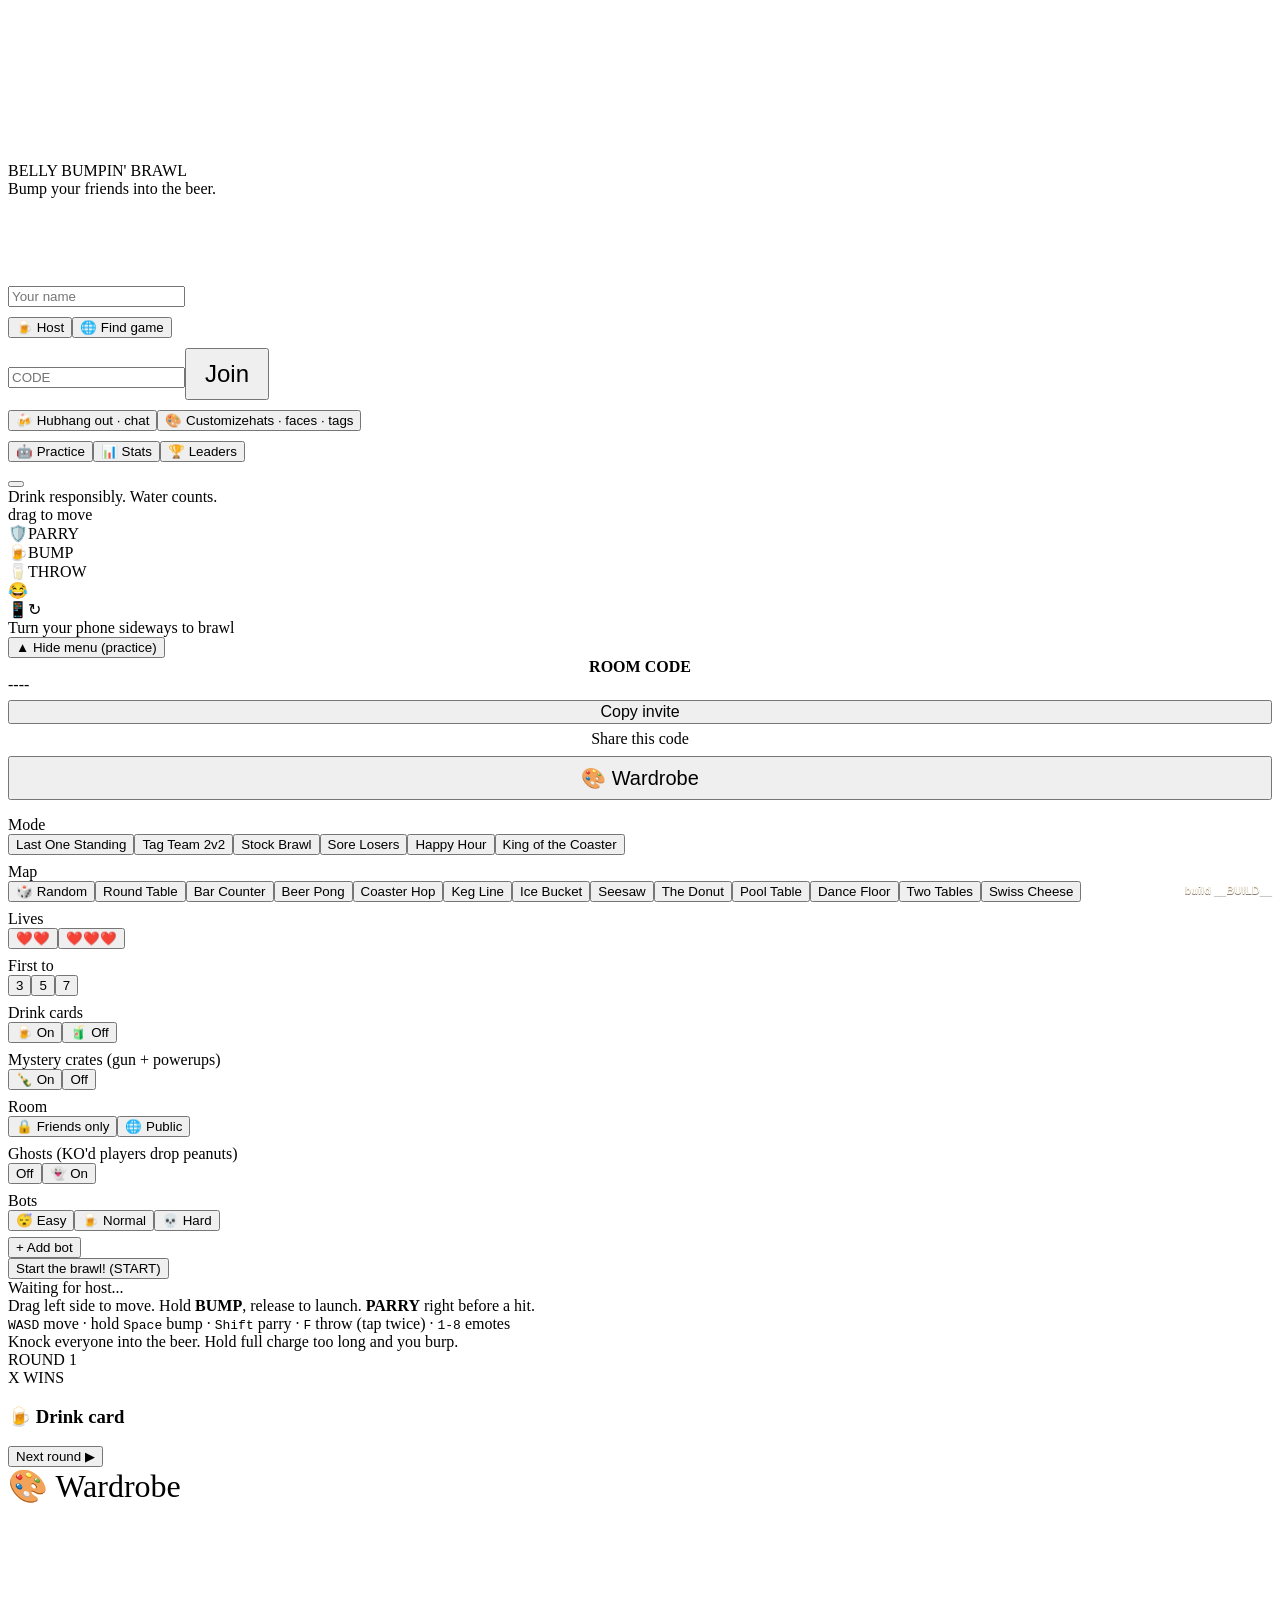
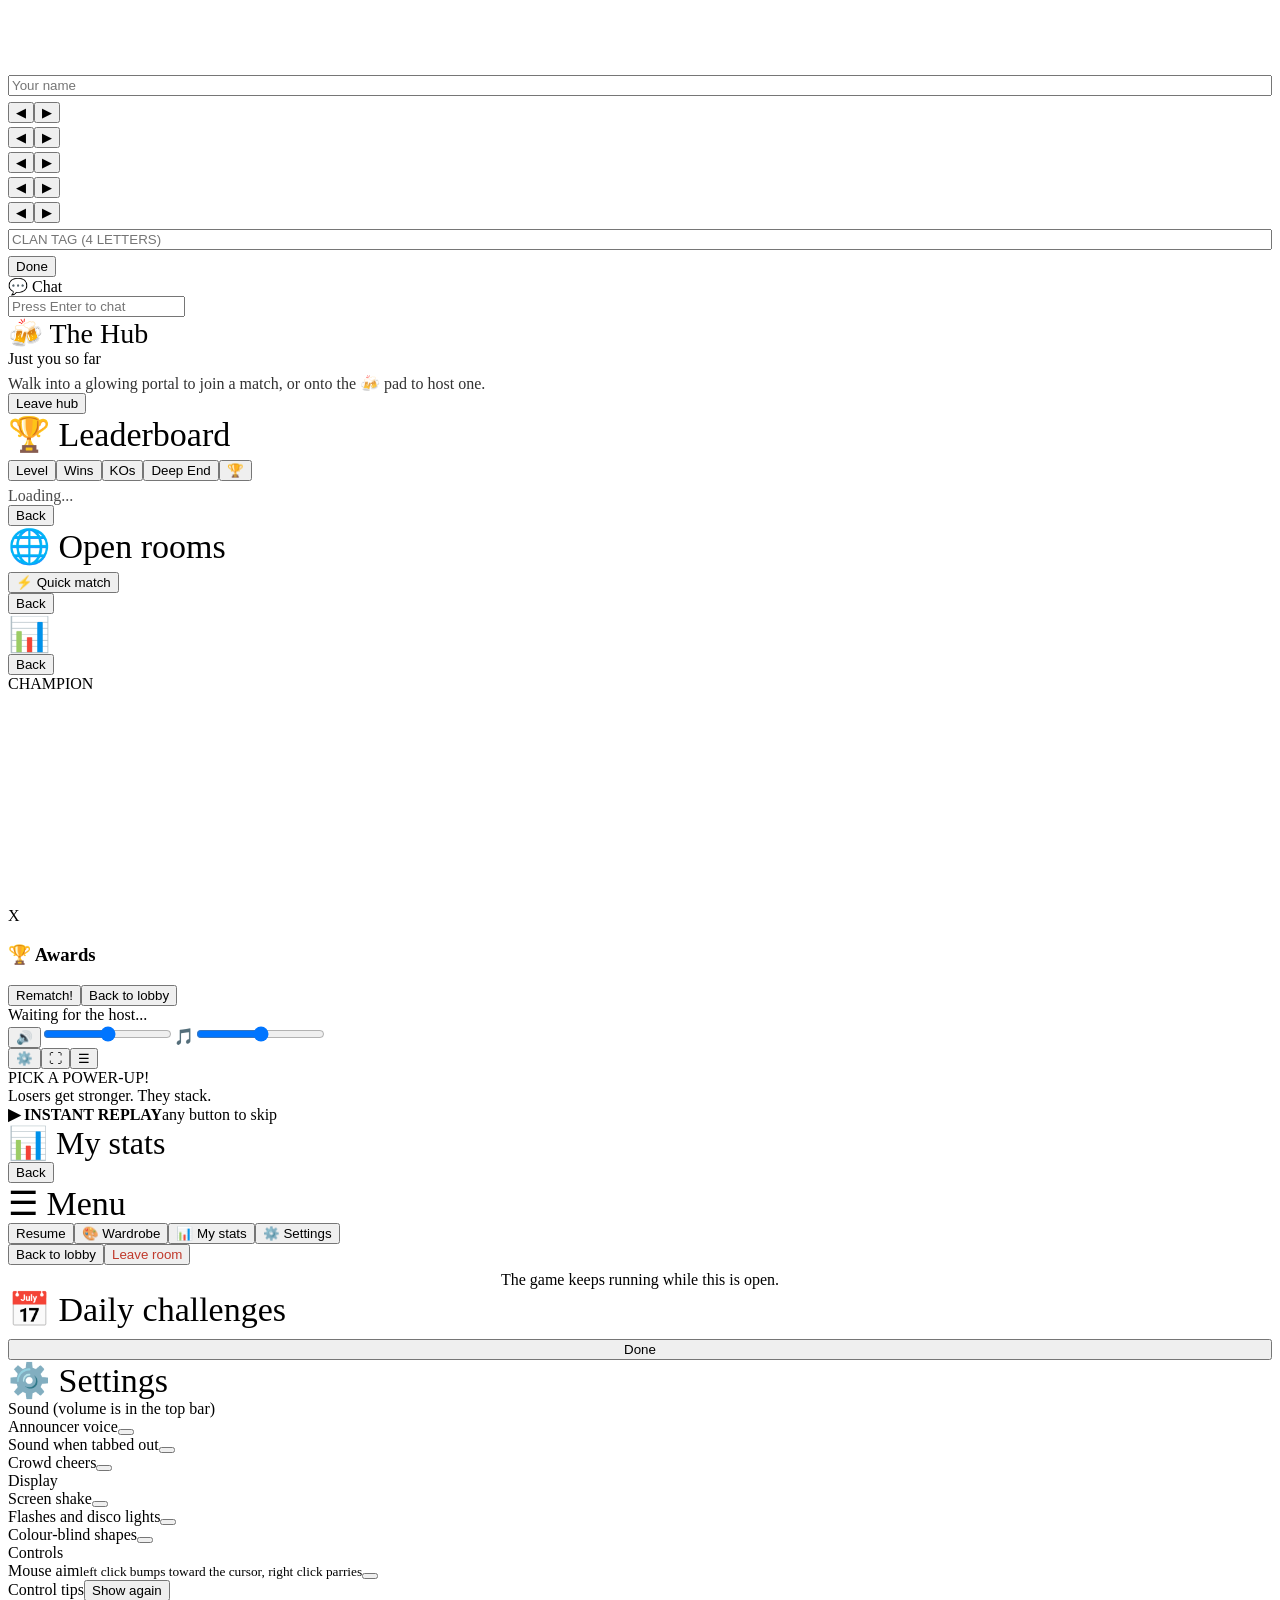
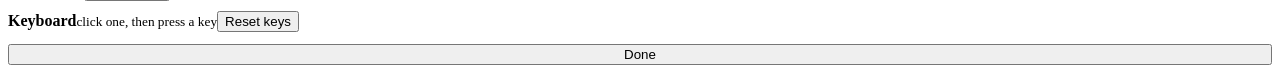
<file: src/page.html>
<!doctype html>
<html lang="en">
<head>
<meta charset="utf-8">
<meta name="viewport" content="width=device-width,initial-scale=1,maximum-scale=1,user-scalable=no,viewport-fit=cover">
<meta name="mobile-web-app-capable" content="yes"><meta name="apple-mobile-web-app-capable" content="yes">
<title>Belly Bumpin' Brawl</title>
<meta name="description" content="Bump your friends into the beer. A free, wobbly party brawler for 2-6 friends, right in your browser. No install.">
<meta name="theme-color" content="#3b1d0a">
<meta property="og:type" content="website"><meta property="og:site_name" content="Belly Bumpin' Brawl"><meta property="og:title" content="Belly Bumpin' Brawl">
<meta property="og:description" content="Bump your friends into the beer. A free party brawler for 2-6 friends, right in your browser.">
<meta property="og:url" content="https://zanderjensen7.github.io/belly-bumpin-brawl/"><meta property="og:image" content="https://zanderjensen7.github.io/belly-bumpin-brawl/og.png"><meta property="og:image:width" content="1200"><meta property="og:image:height" content="630">
<meta name="twitter:card" content="summary_large_image">
<link rel="icon" href="data:image/svg+xml,%3Csvg%20xmlns%3D'http%3A%2F%2Fwww.w3.org%2F2000%2Fsvg'%20viewBox%3D'0%200%2064%2064'%3E%3Crect%20width%3D'64'%20height%3D'64'%20rx%3D'14'%20fill%3D'%23f2a93b'%2F%3E%3Cpath%20d%3D'M21%2021%2032%203l11%2018z'%20fill%3D'%233fa7ff'%20stroke%3D'%232a1608'%20stroke-width%3D'3'%20stroke-linejoin%3D'round'%2F%3E%3Ccircle%20cx%3D'32'%20cy%3D'4.5'%20r%3D'3.5'%20fill%3D'%23ff5a5f'%20stroke%3D'%232a1608'%20stroke-width%3D'2'%2F%3E%3Cellipse%20cx%3D'32'%20cy%3D'39'%20rx%3D'19'%20ry%3D'20'%20fill%3D'%23ff5a5f'%20stroke%3D'%232a1608'%20stroke-width%3D'3.5'%2F%3E%3Ccircle%20cx%3D'25'%20cy%3D'33'%20r%3D'6.2'%20fill%3D'%23fff'%20stroke%3D'%232a1608'%20stroke-width%3D'2.5'%2F%3E%3Ccircle%20cx%3D'39'%20cy%3D'33'%20r%3D'6.2'%20fill%3D'%23fff'%20stroke%3D'%232a1608'%20stroke-width%3D'2.5'%2F%3E%3Ccircle%20cx%3D'26.5'%20cy%3D'34'%20r%3D'2.7'%20fill%3D'%23111'%2F%3E%3Ccircle%20cx%3D'40.5'%20cy%3D'34'%20r%3D'2.7'%20fill%3D'%23111'%2F%3E%3Cpath%20d%3D'M25%2046q7%207%2014%200'%20fill%3D'none'%20stroke%3D'%232a1608'%20stroke-width%3D'3'%20stroke-linecap%3D'round'%2F%3E%3C%2Fsvg%3E">
<style>
/*__CSS__*/
</style>
</head>
<body>
<canvas id="c"></canvas>

<div id="title" class="screen on">
  <div class="logo"><span>BELLY</span> <span>BUMPIN'</span> <span>BRAWL</span></div>
  <div class="tag">Bump your friends into the beer.</div>
  <div class="panel tpanel">
    <div class="row tme"><canvas id="pv" width="200" height="200" style="width:84px;height:84px;flex:none"></canvas><div class="col" style="flex:1;gap:4px"><input id="nm" maxlength="24" autocomplete="off" spellcheck="false" placeholder="Your name"><div id="lvl" class="lvlbar"></div></div></div>
    <div class="row" style="gap:8px;margin-top:10px"><button id="bHost" class="big" style="flex:1">🍺 Host</button><button id="bFind" class="big go" style="flex:1">🌐 Find game</button></div>
    <div class="row" style="margin-top:10px"><input id="code" placeholder="CODE" maxlength="5" autocomplete="off" spellcheck="false"><button id="bJoin" class="go" style="font-size:24px;padding:10px 18px">Join</button></div>
    <div class="row" style="gap:8px;margin-top:10px"><button id="bHub" class="big hubbtn" style="flex:1">🍻 Hub<span>hang out · chat</span></button><button id="bTCust" class="big custbtn" style="flex:1">🎨 Customize<span>hats · faces · tags</span></button></div>
    <div class="row tsub" style="gap:8px;margin-top:10px"><button id="bSolo" class="ghost">🤖 Practice</button><button id="bStats" class="ghost">📊 Stats</button><button id="bLB" class="ghost">🏆 Leaders</button></div>
    <div class="row tsub" style="margin-top:8px"><button id="bDaily" class="ghost" style="flex:1"></button></div>
    <div style="display:none"><div class="col">
        
        <label>Color</label><div class="pick"><button data-p="c-1">◀</button><span id="cn"></span><button data-p="c1">▶</button></div>
        <label>Hat</label><div class="pick"><button data-p="h-1">◀</button><span id="hn"></span><button data-p="h1">▶</button></div>
        <label>Face</label><div class="pick"><button data-p="f-1">◀</button><span id="fnn"></span><button data-p="f1">▶</button></div>
        <label>Back</label><div class="pick"><button data-p="b-1">◀</button><span id="bnn"></span><button data-p="b1">▶</button></div>
      </div>
    </div>
</div>
  </div>
  <div class="foot">Drink responsibly. Water counts.</div>
</div>

<div id="touch"><div id="tstick"><div id="tbase"><div id="tknob"></div></div><div class="hint">drag to move</div></div>
<div class="tb2" id="tParry"><b>🛡️</b>PARRY</div><div class="tb2" id="tBump"><b>🍺</b>BUMP</div><div class="tb2" id="tThrow"><b>🥛</b>THROW</div><div class="tb2" id="tEmote">😂</div></div>
<div id="buildno" style="position:fixed;right:8px;bottom:4px;z-index:30;font:600 11px Fredoka,sans-serif;color:#fff6e0;opacity:.55;pointer-events:none;text-shadow:0 1px 0 #2a1608">build __BUILD__<span id="netinfo"></span></div>
<div id="rotate"><div>📱↻</div>Turn your phone sideways to brawl</div>
<div id="lobby" class="screen">
  <div class="panel"><button class="mtog" id="bMini">▲ Hide menu (practice)</button>
    <div class="small" style="text-align:center;font-weight:700">ROOM CODE</div>
    <div class="codebox" id="lcode">----</div>
    <div style="display:flex;gap:6px;margin-top:6px"><button id="bCopy" style="flex:1;font-size:16px">Copy invite</button></div>
    <div class="small" id="lhint" style="text-align:center;margin-top:6px">Share this code</div>
    <div class="lvlbar" id="lvlL" title="Your stats"></div><button id="bCust" class="go" style="margin-top:8px;width:100%;font-size:20px;padding:8px">🎨 Wardrobe</button>
    
    <ul class="plist" id="plist"></ul><div id="couchHint" class="small" style="display:none;text-align:center;margin:4px 0;font-weight:700">🎮 Extra controller? Press <b>START</b> on it to add a player</div>
    <div class="small" id="linfo" style="text-align:center;font-weight:700"></div>
    <div id="hostOpts">
      <label>Mode</label>
      <div class="seg wrap" id="segM"><button data-v="classic">Last One Standing</button><button data-v="teams">Tag Team 2v2</button><button data-v="stock">Stock Brawl</button><button data-v="draft">Sore Losers</button><button data-v="happy">Happy Hour</button><button data-v="koth">King of the Coaster</button></div>
      <div class="small" id="mdesc" style="margin:4px 0 8px"></div>
      <label>Map</label>
      <div class="seg wrap" id="segP"><button data-v="random">🎲 Random</button><button data-v="round">Round Table</button><button data-v="counter">Bar Counter</button><button data-v="pong">Beer Pong</button><button data-v="coasters">Coaster Hop</button><button data-v="belt">Keg Line</button><button data-v="ice">Ice Bucket</button><button data-v="seesaw">Seesaw</button><button data-v="donut">The Donut</button><button data-v="pool">Pool Table</button><button data-v="dance">Dance Floor</button><button data-v="bridge">Two Tables</button><button data-v="swiss">Swiss Cheese</button></div>
      <div id="livesWrap"><label style="display:block;margin-top:8px">Lives</label>
      <div class="seg" id="segL"><button data-v="2">❤️❤️</button><button data-v="3">❤️❤️❤️</button></div></div>
      <div id="tgtWrap"><label style="display:block;margin-top:8px">First to</label>
      <div class="seg" id="segT"><button data-v="3">3</button><button data-v="5">5</button><button data-v="7">7</button></div></div>
      <label style="display:block;margin-top:8px">Drink cards</label>
      <div class="seg" id="segD"><button data-v="1">🍺 On</button><button data-v="0">🧃 Off</button></div>
      <label style="display:block;margin-top:8px">Mystery crates (gun + powerups)</label>
      <div class="seg" id="segG"><button data-v="1">🍾 On</button><button data-v="0">Off</button></div>
      <div id="pubWrap"><label style="display:block;margin-top:8px">Room</label>
      <div class="seg" id="segV"><button data-v="0">🔒 Friends only</button><button data-v="1">🌐 Public</button></div></div>
      <label style="display:block;margin-top:8px">Ghosts (KO'd players drop peanuts)</label>
      <div class="seg" id="segH"><button data-v="0">Off</button><button data-v="1">👻 On</button></div>
      <label style="display:block;margin-top:8px">Bots</label>
      <div class="seg" id="segB"><button data-v="0">😴 Easy</button><button data-v="1">🍺 Normal</button><button data-v="2">💀 Hard</button></div>
      <div class="seg" style="margin-top:6px"><button id="bBot">+ Add bot</button></div>
      <button id="bStart" class="big go">Start the brawl!<span class="padhint"> (START)</span></button>
    </div>
    <div class="waitmsg" id="lwait">Waiting for host...</div>
    <div class="ctrls"><div class="touchonly">Drag left side to move. Hold <b>BUMP</b>, release to launch. <b>PARRY</b> right before a hit.</div><div class="keyonly"><kbd>WASD</kbd> move · hold <kbd>Space</kbd> bump · <kbd>Shift</kbd> parry · <kbd>F</kbd> throw (tap twice) · <kbd>1-8</kbd> emotes</div>Knock everyone into the beer. Hold full charge too long and you burp.</div>
  </div>
</div>

<div id="results" class="screen"><div class="panel">
  <div class="small H" id="rround">ROUND 1</div>
  <div class="rtitle" id="rtitle">X WINS</div>
  <div class="scores" id="rscores"></div>
  <div id="rpick"></div>
  <div id="rvote"></div>
  <div class="card"><h3 id="rcardh">🍺 Drink card</h3><div id="rlines"></div></div>
  <button id="bNext" class="big go">Next round ▶</button>
  <div class="bar"><i id="rbar"></i></div>
</div></div>

<div id="ward"><div class="panel"><div class="rtitle" style="font-size:32px">🎨 Wardrobe</div><canvas id="wpv" width="240" height="240" style="width:170px;height:170px;display:block;margin:0 auto"></canvas><div id="wname" style="text-align:center;font:600 20px Fredoka,sans-serif;margin:-6px 0 6px;-webkit-text-stroke:0;text-shadow:-2px -2px 0 #2a1608,2px -2px 0 #2a1608,-2px 2px 0 #2a1608,2px 2px 0 #2a1608,0 2px 0 #2a1608;white-space:nowrap;overflow:hidden;text-overflow:ellipsis"></div>
    <div class="mebox" id="mebox">
      <input id="lnm" maxlength="24" autocomplete="off" spellcheck="false" placeholder="Your name" style="width:100%;box-sizing:border-box">
      <div class="pick" style="margin-top:6px"><button data-l="c-1">◀</button><span id="lcn" style="font-size:16px"></span><button data-l="c1">▶</button></div><div class="pick" style="margin-top:4px"><button data-l="h-1">◀</button><span id="lhn" style="font-size:16px"></span><button data-l="h1">▶</button></div><div class="pick" style="margin-top:4px"><button data-l="f-1">◀</button><span id="lfn" style="font-size:16px"></span><button data-l="f1">▶</button></div><div class="pick" style="margin-top:4px"><button data-l="b-1">◀</button><span id="lbn" style="font-size:16px"></span><button data-l="b1">▶</button></div><div class="pick" style="margin-top:4px"><button data-l="i-1">◀</button><span id="lin" style="font-size:16px"></span><button data-l="i1">▶</button></div><input id="ltag" maxlength="4" autocomplete="off" spellcheck="false" placeholder="Clan tag (4 letters)" style="width:100%;box-sizing:border-box;margin-top:6px;text-transform:uppercase">
    </div><div class="small" id="wlock" style="text-align:center;margin-top:6px"></div><button id="bWard" class="big go">Done</button></div></div>
<div id="chatw"><div class="ch">💬 Chat</div><div id="clog"></div><input id="cin" maxlength="80" placeholder="Press Enter to chat" autocomplete="off" spellcheck="false"></div>
<div id="hub" class="screen"><div class="panel"><div class="rtitle" style="font-size:28px">🍻 The Hub</div><div class="small" id="hcount">Just you so far</div><div class="small" style="margin-top:6px;opacity:.8">Walk into a glowing portal to join a match, or onto the 🍻 pad to host one.</div><button id="bHubLeave" class="ghost">Leave hub</button></div></div>
<div id="lb" class="screen"><div class="panel"><div class="rtitle" style="font-size:34px">🏆 Leaderboard</div><div class="seg" id="lbTabs" style="margin:6px 0"><button data-k="lv" class="sel">Level</button><button data-k="w">Wins</button><button data-k="k">KOs</button><button data-k="pz">Deep End</button><button data-k="a">🏆</button></div><div id="lbList" class="rlist"></div><div class="small" id="lbNote" style="opacity:.7">Loading...</div><button id="bLBBack" class="ghost">Back</button></div></div>
<div id="browse" class="screen"><div class="panel"><div class="rtitle" style="font-size:34px">🌐 Open rooms</div><button id="bQuick" class="big go" style="margin-top:6px">⚡ Quick match</button><div id="rlist" class="rlist"></div><button id="bBrBack" class="ghost">Back</button></div></div>
<div id="stats" class="screen"><div class="panel"><div class="rtitle" style="font-size:34px">📊 <span id="stName" style="font-family:Fredoka,system-ui,sans-serif;font-weight:600;font-size:30px"></span></div><div class="sgrid" id="sgrid"></div><div id="achs"></div><button id="bStBack" class="big">Back</button></div></div>
<div id="over" class="screen"><div class="panel">
  <div class="small H">CHAMPION</div>
  <canvas id="champ" width="440" height="280" style="width:330px;max-width:100%;aspect-ratio:440/280"></canvas>
  <div class="rtitle" id="otitle">X</div>
  <div class="scores" id="oscores"></div>
  <div class="oxp" id="oxp"></div>
  <div class="card"><h3>🏆 Awards</h3><div class="awards" id="oaw"></div></div>
  <div id="ohost"><button id="bRe" class="big go">Rematch!</button><button id="bLob" class="ghost">Back to lobby</button></div>
  <div class="waitmsg" id="owait">Waiting for the host...</div>
</div></div>

<div id="toast"></div>
<div id="tools"><div class="volbox"><button id="bMute" title="Mute (M)">🔊</button><input type="range" id="volM" min="0" max="100" title="Volume"><span title="Music">🎵</span><input type="range" id="volMu" min="0" max="100" title="Music volume"></div><button id="bOpts" title="Settings">⚙️</button><button id="bFull" title="Fullscreen">⛶</button><button id="bMenu" title="Menu (Esc)">☰</button></div>
<div id="draft"><div class="dh">PICK A POWER-UP!</div><div class="ds">Losers get stronger. They stack.</div><div class="dc" id="dcards"></div><div class="dt"><i id="dbar"></i></div></div>
<div id="tut"><div class="ttx"></div></div>
<div id="rpl"><b>▶ INSTANT REPLAY</b><span>any button to skip</span></div>
<div id="mst"><div class="panel"><div class="rtitle" style="font-size:32px">📊 My stats</div><div class="sgrid" id="eGrid"></div><button id="mstBack" class="big go">Back</button></div></div>
<div id="esc"><div class="panel"><div class="rtitle" style="font-size:34px">☰ Menu</div><button id="eRes" class="big go">Resume</button><button id="eWard" class="ghost">🎨 Wardrobe</button><button id="eSt" class="ghost">📊 My stats</button><button id="eSet" class="ghost">⚙️ Settings</button><div id="ePl"></div><div class="esep"></div><button id="eLob" class="ghost">Back to lobby</button><button id="eQuit" class="ghost" style="color:#c0392b">Leave room</button><div class="small" style="text-align:center;margin-top:6px">The game keeps running while this is open.</div></div></div>
<div id="daily"><div class="panel"><div class="rtitle" style="font-size:34px">📅 Daily challenges</div><div id="dlist"></div><button id="dDone" class="big go" style="width:100%;margin-top:10px">Done</button></div></div>
<div id="opts"><div class="panel"><div class="rtitle" style="font-size:34px">⚙️ Settings</div>
<div class="olbl">Sound <span class="small">(volume is in the top bar)</span></div>
<div class="orow"><span>Announcer voice</span><button id="bVoice" class="ghost" title="Click to change the voice"></button></div>
<div class="orow"><span>Sound when tabbed out</span><button id="eBg" class="ghost"></button></div>
<div class="orow"><span>Crowd cheers</span><button id="oAmb" class="ghost"></button></div>
<div class="olbl">Display</div>
<div class="orow"><span>Screen shake</span><button id="oShake" class="ghost"></button></div>
<div class="orow"><span>Flashes and disco lights</span><button id="oFlash" class="ghost"></button></div>
<div class="orow"><span>Colour-blind shapes</span><button id="oCb" class="ghost"></button></div>
<div class="olbl">Controls</div>
<div class="orow keyonly"><span>Mouse aim<small>left click bumps toward the cursor, right click parries</small></span><button class="maim ghost"></button></div>
<div class="orow"><span>Control tips</span><button id="eTut" class="ghost">Show again</button></div>
<div class="orow keyonly" style="margin-top:10px"><span><b>Keyboard</b><small>click one, then press a key</small></span><button id="oReset" class="ghost">Reset keys</button></div>
<div id="oKeys" class="keyonly"></div>
<button id="oDone" class="big go" style="width:100%;margin-top:12px">Done</button></div></div>

<script>/*__PEERJS__*/</script>
<script>
/*__JS__*/
</script>
</body>
</html>
</file>
